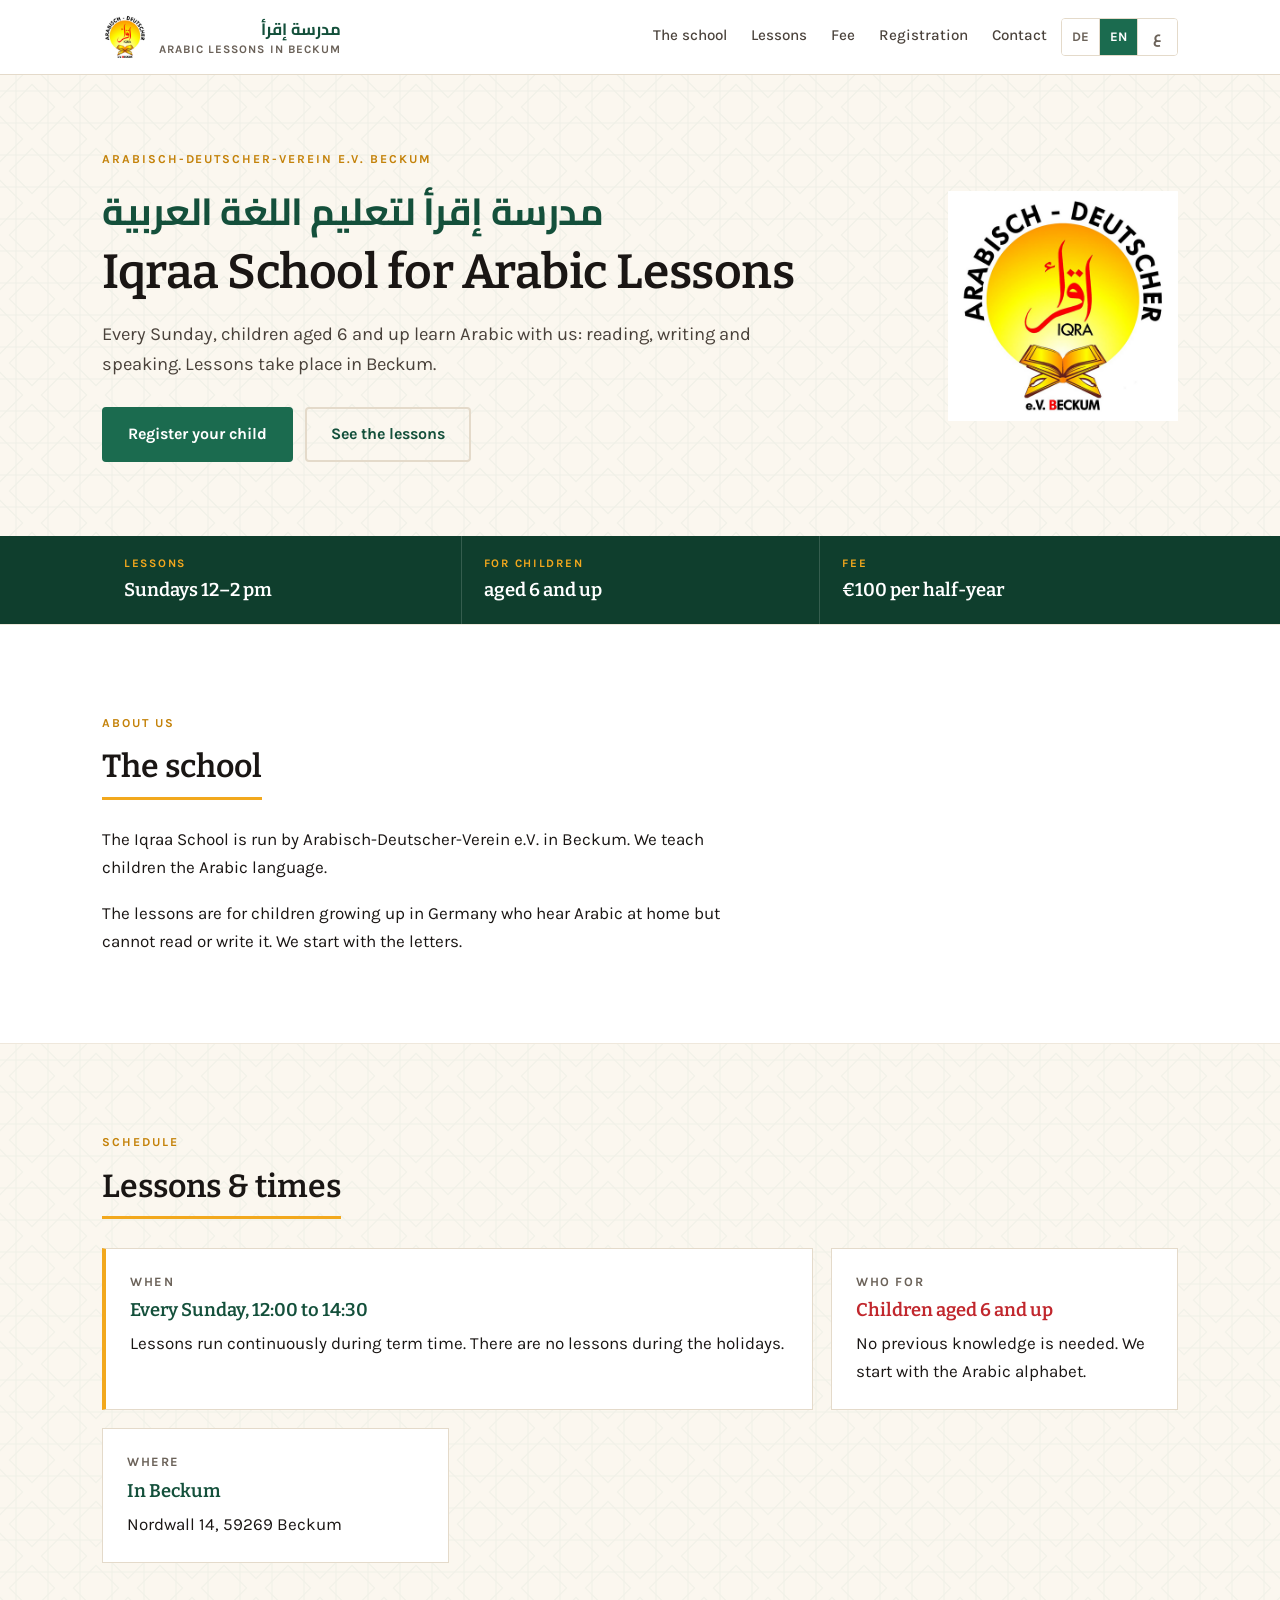
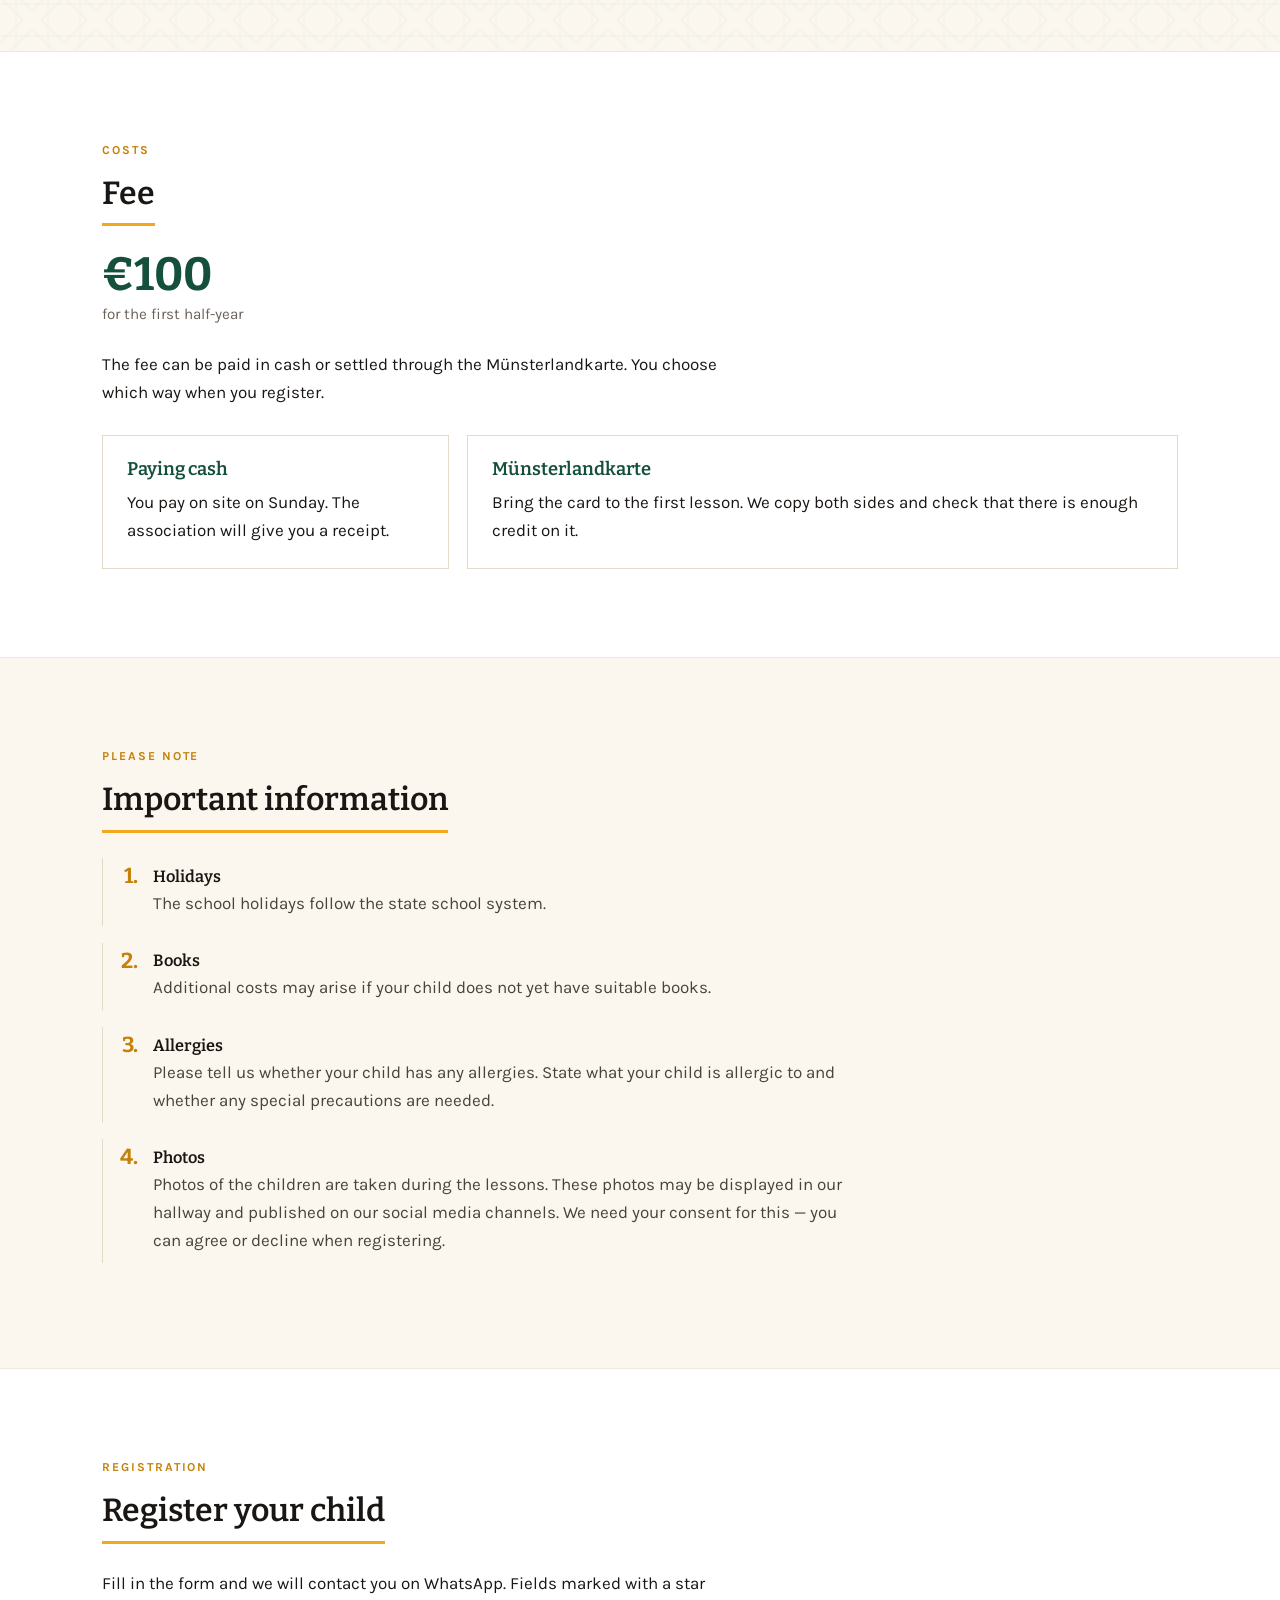
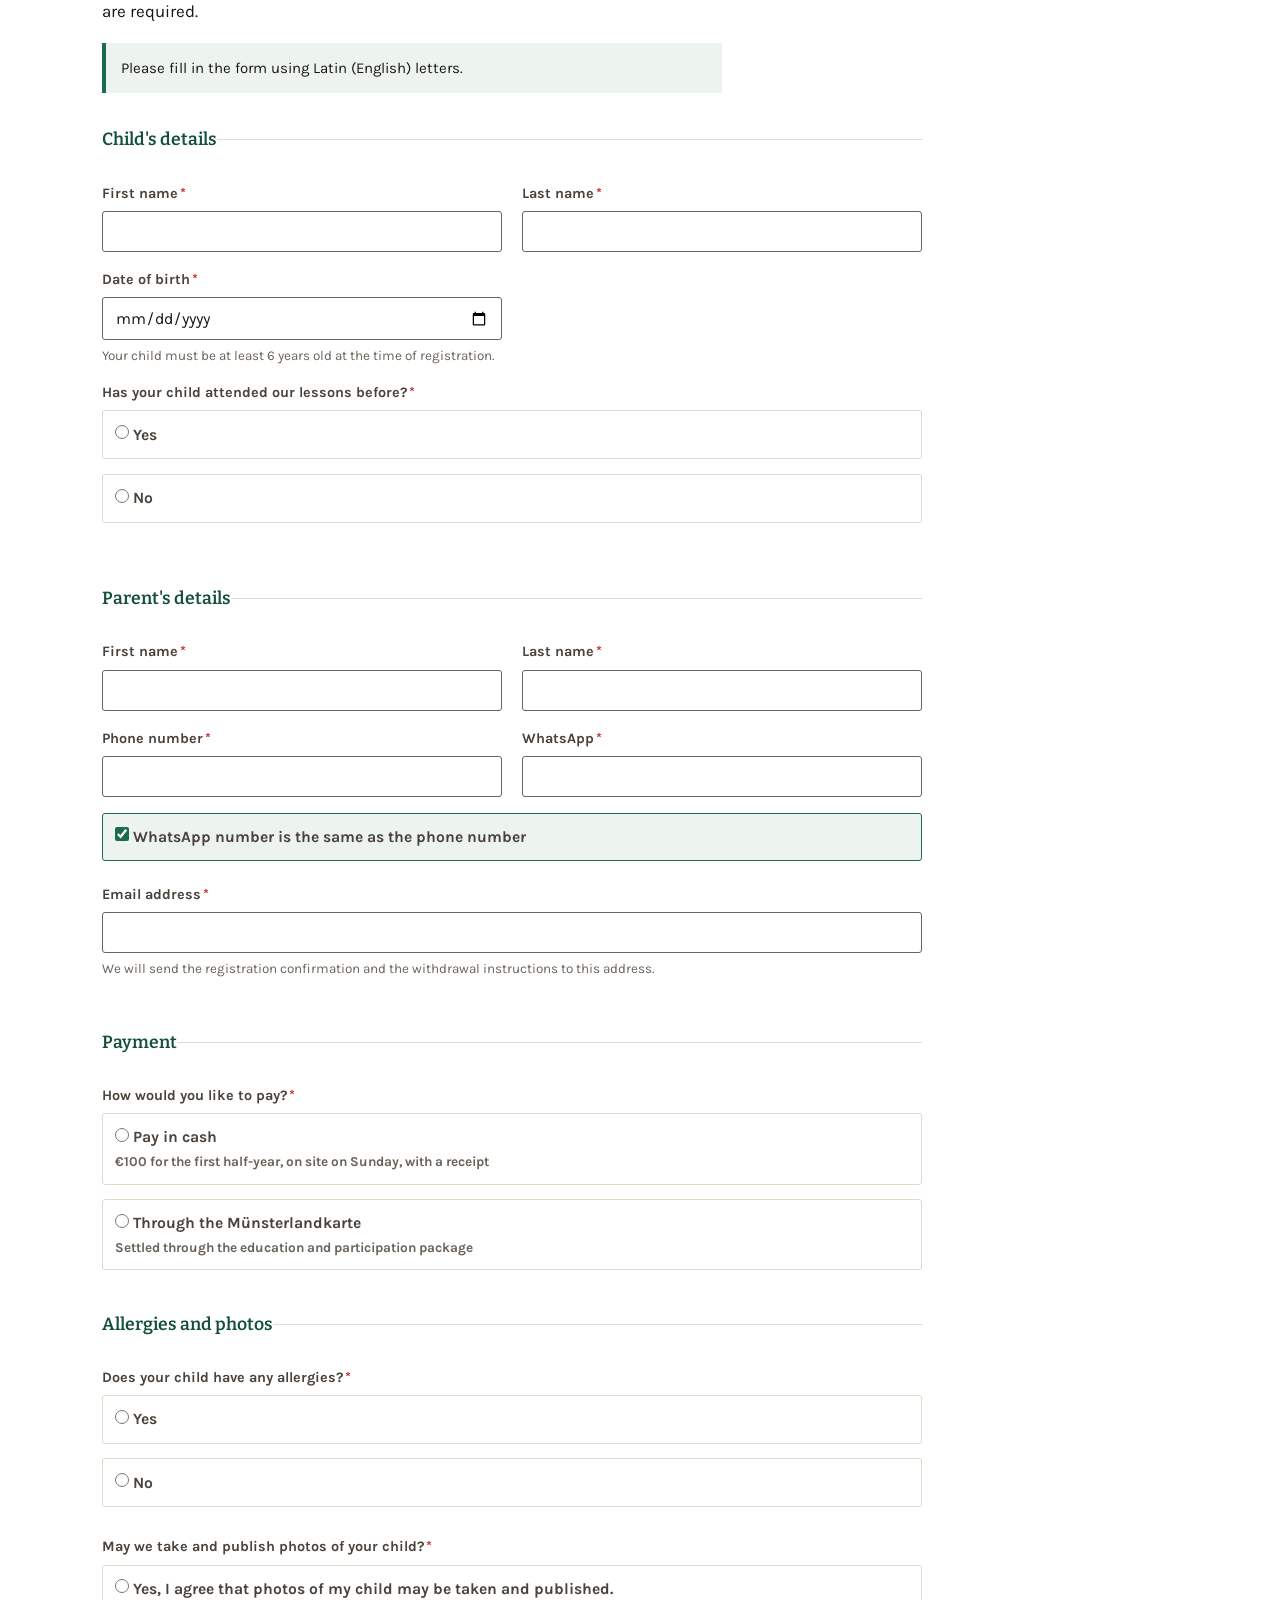
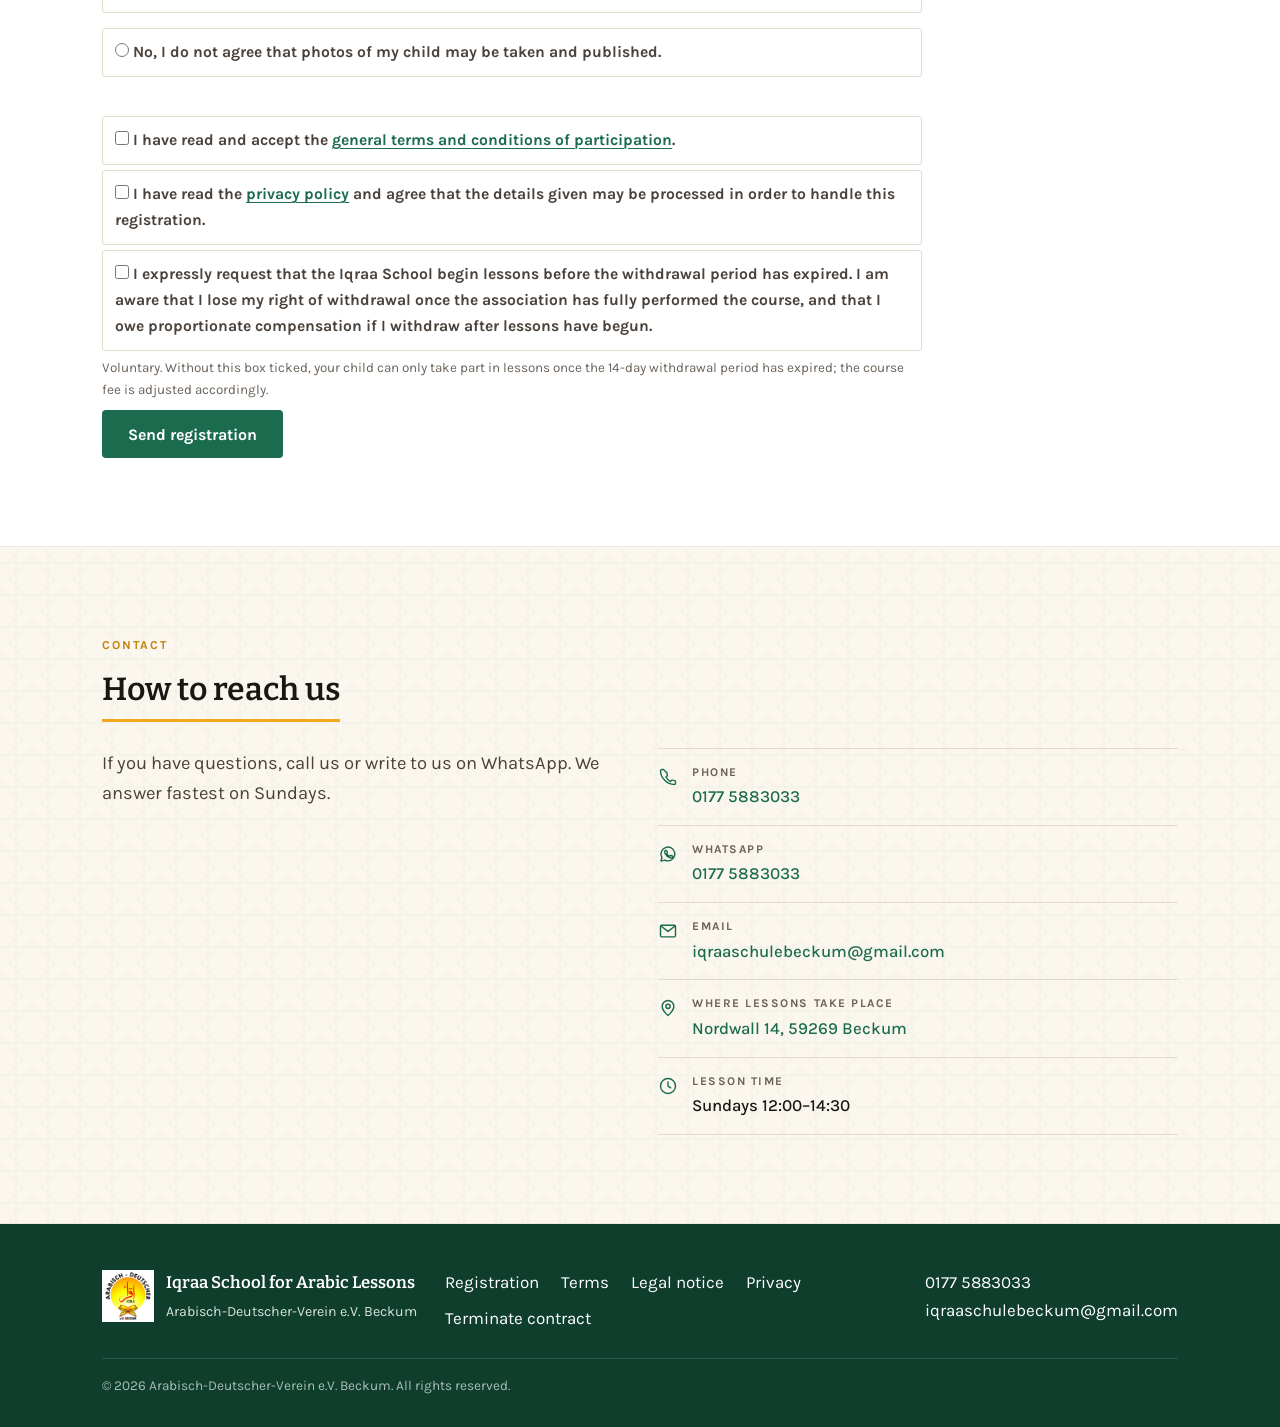
<file: index.html>
<!DOCTYPE html>
<html lang="de" dir="ltr">
<head>
<meta charset="utf-8">
<meta name="viewport" content="width=device-width, initial-scale=1">
<title>Iqraa-Schule Beckum — Arabischunterricht für Kinder ab 6 Jahren</title>
<meta name="description" content="Arabischunterricht in Beckum, jeden Sonntag von 12 bis 14:30 Uhr für Kinder ab 6 Jahren. 100 € pro Halbjahr. Jetzt online anmelden.">

<meta property="og:type" content="website">
<meta property="og:title" content="Iqraa-Schule für Arabischunterricht — Beckum">
<meta property="og:description" content="Jeden Sonntag von 12 bis 14:30 Uhr, für Kinder ab 6 Jahren. Jetzt online anmelden.">
<meta property="og:image" content="assets/logo.png">
<meta property="og:locale" content="de_DE">
<meta name="theme-color" content="#1B6B4F">

<link rel="icon" href="assets/favicon.svg" type="image/svg+xml">
<link rel="apple-touch-icon" href="assets/logo.png">
<link rel="stylesheet" href="assets/fonts.css">
<link rel="stylesheet" href="assets/site.css">

<!-- Reihenfolge ist wichtig: erst Daten, dann Texte, dann Verhalten. -->
<script src="assets/config.js" defer></script>
<script src="assets/i18n.js" defer></script>
<script src="assets/site.js" defer></script>

<!--
  HINWEIS ZUM DEUTSCHEN TEXT IN DIESER DATEI
  Jeder Text steht doppelt: als Schluessel (data-i18n) und als deutscher
  Text direkt im HTML. Der Text im HTML ist nur die Rueckfallebene - er
  sorgt dafuer, dass die Seite auch ohne JavaScript lesbar ist, dass
  Suchmaschinen Inhalt finden und dass beim Laden nichts leer aufblitzt.
  Sobald JavaScript laeuft, kommen ALLE Texte aus assets/i18n.js.
  Aenderungen also immer in i18n.js vornehmen (und hier nachziehen).
-->
</head>

<body data-page="index">

<a class="skip" href="#inhalt" data-i18n="skip">Zum Inhalt springen</a>

<!-- ====================================================================
     Kopfbereich
     ==================================================================== -->
<header class="site-header">
  <div class="wrap header-inner">

    <a class="brand" href="index.html">
      <img class="brand-logo" src="assets/logo.png" alt="" width="46" height="46">
      <span class="brand-text">
        <span class="brand-ar" lang="ar" dir="rtl">مدرسة إقرأ</span>
        <span class="brand-de" data-i18n="brand.sub">Arabischunterricht Beckum</span>
      </span>
    </a>

    <nav class="site-nav" id="hauptnavigation" data-i18n-aria="nav.label" aria-label="Hauptnavigation">
      <ul>
        <li><a href="#schule"     data-i18n="nav.schule">Die Schule</a></li>
        <li><a href="#unterricht" data-i18n="nav.unterricht">Unterricht</a></li>
        <li><a href="#beitrag"    data-i18n="nav.beitrag">Beitrag</a></li>
        <li><a href="#anmeldung"  data-i18n="nav.anmeldung">Anmeldung</a></li>
        <li><a href="#kontakt"    data-i18n="nav.kontakt">Kontakt</a></li>
      </ul>
    </nav>

    <div class="lang-switch" role="group" data-i18n-aria="lang.label" aria-label="Sprache wählen">
      <button type="button" data-lang="de" aria-pressed="true"  data-i18n-title="lang.de" title="Auf Deutsch anzeigen">DE</button>
      <button type="button" data-lang="en" aria-pressed="false" data-i18n-title="lang.en" title="Show in English">EN</button>
      <button type="button" data-lang="ar" aria-pressed="false" data-i18n-title="lang.ar" title="عرض بالعربية" lang="ar">ع</button>
    </div>

    <button class="nav-toggle" type="button" aria-expanded="false" aria-controls="hauptnavigation"
            data-i18n-aria="nav.menu" aria-label="Menü öffnen">
      <svg viewBox="0 0 24 24" fill="none" stroke="currentColor" stroke-width="2" stroke-linecap="round" aria-hidden="true">
        <path d="M3 6h18M3 12h18M3 18h18"/>
      </svg>
    </button>

  </div>
</header>


<main id="inhalt">

<!-- ====================================================================
     Kopfbild
     ==================================================================== -->
<section class="hero">
  <div class="wrap hero-grid">
    <div class="hero-text">
      <p class="eyebrow" data-i18n="hero.eyebrow">Arabisch-Deutscher-Verein e.V. Beckum</p>
      <h1>
        <span class="hero-ar" lang="ar" dir="rtl">مدرسة إقرأ لتعليم اللغة العربية</span>
        <span class="hero-lat" data-i18n="hero.title">Iqraa-Schule für Arabischunterricht</span>
      </h1>
      <p class="lead" data-i18n="hero.lead">Jeden Sonntag lernen Kinder ab 6 Jahren bei uns Arabisch: lesen, schreiben und sprechen. Der Unterricht findet in Beckum statt.</p>
      <p class="hero-actions">
        <a class="btn btn-primary" href="#anmeldung" data-i18n="hero.cta1">Kind anmelden</a>
        <a class="btn btn-ghost" href="#unterricht" data-i18n="hero.cta2">Unterricht ansehen</a>
      </p>
    </div>
    <div class="hero-mark">
      <img src="assets/logo.png" width="230" height="230"
           data-i18n-alt="hero.logoAlt" alt="Logo des Arabisch-Deutschen-Vereins e.V. Beckum">
    </div>
  </div>

  <div class="factstrip">
    <div class="wrap">
      <ul>
        <li>
          <span class="fact-label" data-i18n="fact.zeit.label">Unterricht</span>
          <span class="fact-value" data-i18n="fact.zeit.value">Sonntags 12–14:30 Uhr</span>
        </li>
        <li>
          <span class="fact-label" data-i18n="fact.alter.label">Für Kinder</span>
          <span class="fact-value" data-i18n="fact.alter.value">ab 6 Jahren</span>
        </li>
        <li>
          <span class="fact-label" data-i18n="fact.beitrag.label">Beitrag</span>
          <span class="fact-value" data-i18n="fact.beitrag.value">100 € pro Halbjahr</span>
        </li>
      </ul>
    </div>
  </div>
</section>


<!-- ====================================================================
     Die Schule
     ==================================================================== -->
<section class="section" id="schule">
  <div class="wrap">
    <p class="eyebrow" data-i18n="schule.eyebrow">Über uns</p>
    <h2 class="section-title"><span data-i18n="schule.title">Die Schule</span></h2>
    <div class="prose">
      <p data-i18n="schule.p1">Die Iqraa-Schule wird vom Arabisch-Deutschen-Verein e.V. in Beckum getragen. Wir unterrichten Kinder in der arabischen Sprache.</p>
      <p data-i18n="schule.p2">Der Unterricht richtet sich an Kinder, die in Deutschland aufwachsen und Arabisch zu Hause hören, es aber nicht lesen und schreiben können. Wir fangen bei den Buchstaben an.</p>
    </div>
  </div>
</section>


<!-- ====================================================================
     Unterricht & Zeiten
     ==================================================================== -->
<section class="section section--warm section--muster" id="unterricht">
  <div class="wrap">
    <p class="eyebrow" data-i18n="unterricht.eyebrow">Termine</p>
    <h2 class="section-title"><span data-i18n="unterricht.title">Unterricht &amp; Zeiten</span></h2>

    <div class="cards">
      <div class="card card--wide card--accent">
        <p class="card-meta" data-i18n="unterricht.wann.meta">Wann</p>
        <h3 data-i18n="unterricht.wann.title">Jeden Sonntag, 12:00 bis 14:30 Uhr</h3>
        <p data-i18n="unterricht.wann.text">Der Unterricht läuft während der Schulzeit durchgehend. In den Ferien findet kein Unterricht statt.</p>
      </div>

      <div class="card card--alter">
        <p class="card-meta" data-i18n="unterricht.wer.meta">Für wen</p>
        <h3 data-i18n="unterricht.wer.title">Kinder ab 6 Jahren</h3>
        <p data-i18n="unterricht.wer.text">Vorkenntnisse sind nicht nötig. Wir beginnen mit dem arabischen Alphabet.</p>
      </div>

      <div class="card">
        <p class="card-meta" data-i18n="unterricht.wo.meta">Wo</p>
        <h3 data-i18n="unterricht.wo.title">In Beckum</h3>
        <p data-cfg-ort>Nordwall 14, 59269 Beckum</p>
      </div>
    </div>
  </div>
</section>


<!-- ====================================================================
     Beitrag
     ==================================================================== -->
<section class="section" id="beitrag">
  <div class="wrap">
    <p class="eyebrow" data-i18n="beitrag.eyebrow">Kosten</p>
    <h2 class="section-title"><span data-i18n="beitrag.title">Beitrag</span></h2>

    <p class="betrag" data-i18n="beitrag.betrag">100 €</p>
    <p class="betrag-sub" data-i18n="beitrag.betragSub">für das erste Halbjahr</p>

    <div class="prose prose--nach-betrag">
      <p data-i18n="beitrag.p1">Der Beitrag kann bar bezahlt oder über die Münsterlandkarte abgerechnet werden. Welchen Weg Sie wählen, geben Sie bei der Anmeldung an.</p>
    </div>

    <div class="cards">
      <div class="card">
        <h3 data-i18n="beitrag.bar.title">Bar bezahlen</h3>
        <p data-i18n="beitrag.bar.text">Sie bezahlen sonntags vor Ort. Der Verein stellt Ihnen dafür eine Quittung aus.</p>
      </div>
      <div class="card card--wide">
        <h3 data-i18n="beitrag.karte.title">Münsterlandkarte</h3>
        <p data-i18n="beitrag.karte.text">Bringen Sie die Karte zum ersten Unterricht mit. Wir kopieren beide Seiten und prüfen, ob genug Guthaben vorhanden ist.</p>
      </div>
    </div>
  </div>
</section>


<!-- ====================================================================
     Wichtige Hinweise — nummeriert wie auf dem Papierformular
     ==================================================================== -->
<section class="section section--warm" id="hinweise">
  <div class="wrap">
    <p class="eyebrow" data-i18n="hinweise.eyebrow">Bitte beachten</p>
    <h2 class="section-title"><span data-i18n="hinweise.title">Wichtige Hinweise</span></h2>

    <ol class="hinweise">
      <li>
        <h3 data-i18n="hinweise.1.title">Ferien</h3>
        <p data-i18n="hinweise.1.text">Die Ferien der Schule richten sich nach dem staatlichen Schulsystem.</p>
      </li>
      <li>
        <h3 data-i18n="hinweise.2.title">Bücher</h3>
        <p data-i18n="hinweise.2.text">Es können weitere Kosten entstehen, wenn Ihr Kind noch keine passenden Bücher hat.</p>
      </li>
      <li>
        <h3 data-i18n="hinweise.3.title">Allergien</h3>
        <p data-i18n="hinweise.3.text">Bitte teilen Sie uns mit, ob Ihr Kind Allergien hat. Geben Sie an, wogegen es allergisch ist und ob besondere Vorkehrungen nötig sind.</p>
      </li>
      <li>
        <h3 data-i18n="hinweise.4.title">Fotos</h3>
        <p data-i18n="hinweise.4.text">Während des Unterrichts werden Fotos von den Kindern gemacht. Diese Fotos können in unserem Hausflur und auf unseren Social-Media-Kanälen veröffentlicht werden. Dafür brauchen wir Ihr Einverständnis — bei der Anmeldung können Sie zustimmen oder ablehnen.</p>
      </li>
    </ol>
  </div>
</section>


<!-- ====================================================================
     Anmeldung
     ==================================================================== -->
<section class="section" id="anmeldung">
  <div class="wrap">
    <p class="eyebrow" data-i18n="anmeldung.eyebrow">Anmeldung</p>
    <h2 class="section-title"><span data-i18n="anmeldung.title">Kind anmelden</span></h2>

    <div class="form-intro">
      <p data-i18n="anmeldung.intro">Füllen Sie das Formular aus, wir melden uns anschließend über WhatsApp bei Ihnen. Felder mit einem Stern sind Pflichtfelder.</p>
      <p class="formhinweis" data-i18n="anmeldung.latein">Bitte tragen Sie alle Angaben in lateinischen (englischen) Buchstaben ein.</p>
    </div>

    <!-- Bestätigung nach erfolgreichem Absenden -->
    <div class="form-erfolg" id="form-erfolg" role="status">
      <h3 data-i18n="form.erfolg.title">Anmeldung ist bei uns angekommen</h3>
      <p data-i18n="form.erfolg.text">Vielen Dank. Wir melden uns über WhatsApp unter der Nummer, die Sie angegeben haben.</p>
      <p><button class="btn btn-ghost" type="button" id="form-nochmal" data-i18n="form.erfolg.neu">Weiteres Kind anmelden</button></p>
    </div>

    <form class="anmeldung-form" id="anmeldung-form" novalidate>

      <!-- ---------- Kind ---------- -->
      <fieldset>
        <legend data-i18n="form.kind.legend">Daten vom Kind</legend>
        <div class="form-grid">
          <div class="field">
            <label for="kind-vorname"><span data-i18n="form.kind.vorname">Vorname</span><span class="req" aria-hidden="true">*</span></label>
            <input type="text" id="kind-vorname" name="kindVorname" autocomplete="off" required>
            <p class="field-error" role="alert"></p>
          </div>
          <div class="field">
            <label for="kind-nachname"><span data-i18n="form.kind.nachname">Nachname</span><span class="req" aria-hidden="true">*</span></label>
            <input type="text" id="kind-nachname" name="kindNachname" autocomplete="off" required>
            <p class="field-error" role="alert"></p>
          </div>
          <div class="field">
            <label for="kind-geburtsdatum"><span data-i18n="form.kind.geburtsdatum">Geburtsdatum</span><span class="req" aria-hidden="true">*</span></label>
            <input type="date" id="kind-geburtsdatum" name="kindGeburtsdatum" required>
            <p class="field-hint" data-i18n="form.kind.geburtsdatumHint">Ihr Kind muss zur Anmeldung mindestens 6 Jahre alt sein.</p>
            <p class="field-error" role="alert"></p>
          </div>
        </div>

        <div class="field field--abstand">
          <p class="fieldset-label" id="ehemalig-frage">
            <span data-i18n="form.ehemalig.frage">War Ihr Kind schon einmal bei uns im Unterricht?</span><span class="req" aria-hidden="true">*</span>
          </p>
          <div class="choice-list" role="radiogroup" aria-labelledby="ehemalig-frage">
            <label class="choice" for="ehemalig-ja">
              <input type="radio" name="ehemalig" id="ehemalig-ja" value="ja">
              <span class="choice-text" data-i18n="form.ja">Ja</span>
            </label>
            <label class="choice" for="ehemalig-nein">
              <input type="radio" name="ehemalig" id="ehemalig-nein" value="nein">
              <span class="choice-text" data-i18n="form.nein">Nein</span>
            </label>
          </div>
          <p class="field-error" role="alert"></p>
        </div>

        <!-- Erscheint nur, wenn oben "Ja" gewählt wurde -->
        <div class="field bedingt bedingt--schmal" id="gruppe-feld">
          <label for="gruppe"><span data-i18n="form.ehemalig.gruppe">In welcher Gruppe war Ihr Kind?</span><span class="req" aria-hidden="true">*</span></label>
          <select id="gruppe" name="gruppe">
            <option value=""  data-i18n="form.ehemalig.wahl">Bitte wählen</option>
            <option value="1" data-i18n="form.ehemalig.gruppe1">Gruppe 1 — Frau Janan</option>
            <option value="2" data-i18n="form.ehemalig.gruppe2">Gruppe 2 — Frau Dua</option>
            <option value="3" data-i18n="form.ehemalig.gruppe3">Gruppe 3 — Herr Yaser</option>
            <option value="4" data-i18n="form.ehemalig.gruppe4">Gruppe 4 — Dr. Feras Hasan</option>
          </select>
          <p class="field-error" role="alert"></p>
        </div>
      </fieldset>

      <!-- ---------- Elternteil ---------- -->
      <fieldset>
        <legend data-i18n="form.eltern.legend">Daten eines Elternteils</legend>
        <div class="form-grid">
          <div class="field">
            <label for="eltern-vorname"><span data-i18n="form.eltern.vorname">Vorname</span><span class="req" aria-hidden="true">*</span></label>
            <input type="text" id="eltern-vorname" name="elternVorname" autocomplete="given-name" required>
            <p class="field-error" role="alert"></p>
          </div>
          <div class="field">
            <label for="eltern-nachname"><span data-i18n="form.eltern.nachname">Nachname</span><span class="req" aria-hidden="true">*</span></label>
            <input type="text" id="eltern-nachname" name="elternNachname" autocomplete="family-name" required>
            <p class="field-error" role="alert"></p>
          </div>
          <div class="field">
            <label for="eltern-telefon"><span data-i18n="form.eltern.telefon">Telefonnummer</span><span class="req" aria-hidden="true">*</span></label>
            <input type="tel" id="eltern-telefon" name="telefon" autocomplete="tel" inputmode="tel" dir="ltr" required>
            <p class="field-error" role="alert"></p>
          </div>
          <div class="field">
            <label for="eltern-whatsapp"><span data-i18n="form.eltern.whatsapp">WhatsApp</span><span class="req" aria-hidden="true">*</span></label>
            <input type="tel" id="eltern-whatsapp" name="whatsapp" inputmode="tel" dir="ltr" required>
            <p class="field-error" role="alert"></p>
          </div>
          <div class="field field--full">
            <label class="choice" for="whatsapp-gleich">
              <input type="checkbox" id="whatsapp-gleich" checked>
              <span class="choice-text" data-i18n="form.eltern.whatsappSame">WhatsApp-Nummer ist dieselbe wie die Telefonnummer</span>
            </label>
          </div>
          <div class="field field--full">
            <label for="eltern-email"><span data-i18n="form.eltern.email">E-Mail-Adresse</span><span class="req" aria-hidden="true">*</span></label>
            <input type="email" id="eltern-email" name="email" autocomplete="email" dir="ltr" required>
            <p class="field-hint" data-i18n="form.eltern.emailHint">Wir schicken Ihnen dorthin die Bestätigung der Anmeldung und die Widerrufsbelehrung.</p>
            <p class="field-error" role="alert"></p>
          </div>
        </div>
      </fieldset>

      <!-- ---------- Zahlung ---------- -->
      <fieldset>
        <legend data-i18n="form.zahlung.legend">Zahlung</legend>
        <div class="field">
          <p class="fieldset-label" id="zahlung-frage">
            <span data-i18n="form.zahlung.frage">Wie möchten Sie bezahlen?</span><span class="req" aria-hidden="true">*</span>
          </p>
          <div class="choice-list" role="radiogroup" aria-labelledby="zahlung-frage">
            <label class="choice" for="zahlung-bar">
              <input type="radio" name="zahlung" id="zahlung-bar" value="bar">
              <span class="choice-text">
                <span data-i18n="form.zahlung.bar">Bar bezahlen</span>
                <small data-i18n="form.zahlung.barSub">100 € für das erste Halbjahr, sonntags vor Ort, mit Quittung</small>
              </span>
            </label>
            <label class="choice" for="zahlung-karte">
              <input type="radio" name="zahlung" id="zahlung-karte" value="muensterlandkarte">
              <span class="choice-text">
                <span data-i18n="form.zahlung.karte">Über die Münsterlandkarte</span>
                <small data-i18n="form.zahlung.karteSub">Abrechnung über das Bildungs- und Teilhabepaket</small>
              </span>
            </label>
          </div>
          <p class="field-error" role="alert"></p>
          <div class="zahlhinweis" id="zahlung-hinweis" data-i18n="form.zahlung.karteHinweis">Bitte bringen Sie die Münsterlandkarte zum ersten Unterricht mit. Wir kopieren beide Seiten und prüfen das Guthaben vor Ort.</div>
        </div>

        <!-- Erscheint nur, wenn oben die Münsterlandkarte gewählt wurde -->
        <div class="field bedingt bedingt--schmal" id="kartennummer-feld">
          <label for="kartennummer">
            <span data-i18n="form.zahlung.nummer">Nummer der Münsterlandkarte</span><span class="req" aria-hidden="true">*</span>
          </label>
          <input type="text" id="kartennummer" name="kartennummer" minlength="12" maxlength="12" autocomplete="off" dir="ltr">
          <p class="field-hint" data-i18n="form.zahlung.nummerHint">Sie steht auf der Vorderseite der Karte und hat genau 12 Zeichen.</p>
          <p class="field-error" role="alert"></p>
        </div>
      </fieldset>

      <!-- ---------- Allergien und Fotos ---------- -->
      <fieldset>
        <legend data-i18n="form.sonstiges.legend">Allergien und Fotos</legend>

        <div class="field field--abstand">
          <p class="fieldset-label" id="allergien-frage">
            <span data-i18n="form.allergien.frage">Hat Ihr Kind Allergien?</span><span class="req" aria-hidden="true">*</span>
          </p>
          <div class="choice-list" role="radiogroup" aria-labelledby="allergien-frage">
            <label class="choice" for="allergien-ja">
              <input type="radio" name="hatAllergien" id="allergien-ja" value="ja">
              <span class="choice-text" data-i18n="form.ja">Ja</span>
            </label>
            <label class="choice" for="allergien-nein">
              <input type="radio" name="hatAllergien" id="allergien-nein" value="nein">
              <span class="choice-text" data-i18n="form.nein">Nein</span>
            </label>
          </div>
          <p class="field-error" role="alert"></p>
        </div>

        <!-- Erscheint nur, wenn oben "Ja" gewählt wurde -->
        <div class="field field--full bedingt field--abstand" id="allergien-feld">
          <label for="allergien"><span data-i18n="form.allergien.text">Wogegen ist Ihr Kind allergisch?</span><span class="req" aria-hidden="true">*</span></label>
          <textarea id="allergien" name="allergien" rows="3"></textarea>
          <p class="field-hint" data-i18n="form.allergienHint">Bitte geben Sie auch an, ob besondere Vorkehrungen nötig sind.</p>
          <p class="field-error" role="alert"></p>
        </div>

        <div class="field">
          <p class="fieldset-label" id="fotos-frage">
            <span data-i18n="form.foto.frage">Dürfen wir Fotos Ihres Kindes machen und veröffentlichen?</span><span class="req" aria-hidden="true">*</span>
          </p>
          <div class="choice-list" role="radiogroup" aria-labelledby="fotos-frage">
            <label class="choice" for="fotos-ja">
              <input type="radio" name="fotos" id="fotos-ja" value="ja">
              <span class="choice-text" data-i18n="form.foto.ja">Ja, ich bin einverstanden, dass Fotos meines Kindes gemacht und veröffentlicht werden.</span>
            </label>
            <label class="choice" for="fotos-nein">
              <input type="radio" name="fotos" id="fotos-nein" value="nein">
              <span class="choice-text" data-i18n="form.foto.nein">Nein, ich bin nicht einverstanden, dass Fotos meines Kindes gemacht und veröffentlicht werden.</span>
            </label>
          </div>
          <p class="field-error" role="alert"></p>
        </div>
      </fieldset>

      <!-- ---------- Teilnahmebedingungen und Datenschutz ----------
           Bewusst zwei getrennte Haken: die Teilnahmebedingungen und die
           Einwilligung in die Datenverarbeitung sind zwei verschiedene
           Sachverhalte und duerfen nicht in eine Zustimmung gebuendelt
           werden. -->
      <div class="field">
        <label class="choice" for="agb-ok">
          <input type="checkbox" id="agb-ok" required>
          <span class="choice-text" data-i18n-html="form.agb">Ich habe die <a href="agb.html" data-keep-lang="agb.html">Allgemeinen Geschäftsbedingungen und Teilnahmebedingungen</a> gelesen und erkenne sie an.</span>
        </label>
        <p class="field-error" role="alert"></p>
      </div>

      <div class="field">
        <label class="choice" for="datenschutz-ok">
          <input type="checkbox" id="datenschutz-ok" required>
          <span class="choice-text" data-i18n-html="form.datenschutz">Ich habe die <a href="datenschutz.html#anmeldung" data-keep-lang="datenschutz.html#anmeldung">Datenschutzerklärung</a> gelesen und bin damit einverstanden, dass die angegebenen Daten zur Bearbeitung der Anmeldung verarbeitet werden.</span>
        </label>
        <p class="field-error" role="alert"></p>
      </div>

      <!-- Freiwillig. Das Verlangen nach § 356 Abs. 4 BGB darf nicht
           erzwungen werden, dieser Haken ist deshalb bewusst kein
           Pflichtfeld. Ohne ihn beginnt der Unterricht erst nach Ablauf
           der Widerrufsfrist. -->
      <div class="field">
        <label class="choice" for="widerruf-ok">
          <input type="checkbox" id="widerruf-ok">
          <span class="choice-text" data-i18n="form.widerruf">Ich verlange ausdrücklich, dass die Iqraa-Schule schon vor Ablauf der Widerrufsfrist mit dem Unterricht beginnt. Mir ist bekannt, dass ich mein Widerrufsrecht verliere, sobald der Verein den Kurs vollständig erbracht hat, und dass ich bei einem Widerruf nach Unterrichtsbeginn anteiligen Wertersatz schulde.</span>
        </label>
        <p class="field-hint" data-i18n="form.widerrufHint">Freiwillig. Ohne dieses Häkchen kann Ihr Kind erst nach Ablauf der Widerrufsfrist von 14 Tagen am Unterricht teilnehmen; die Kursgebühr wird dann entsprechend angepasst.</p>
      </div>

      <!-- Fuer Menschen unsichtbar, faengt automatisierte Eintragungen ab.
           Weder Name noch Beschriftung duerfen nach einer Adresse klingen:
           ein Feld namens "ort" mit der Beschriftung "Ort" fuellt die
           Adressverwaltung des Browsers von selbst aus - die Anmeldung galt
           dann als Bot und wurde verworfen. -->
      <div class="hp" aria-hidden="true">
        <label for="fuellfeld">Dieses Feld bitte leer lassen</label>
        <input type="text" id="fuellfeld" name="fuellfeld" tabindex="-1" autocomplete="off">
      </div>

      <div class="form-actions">
        <button class="btn btn-primary" type="submit" id="form-submit" data-i18n="form.submit">Anmeldung absenden</button>
        <span class="form-status" id="form-status" role="status" aria-live="polite"></span>
      </div>

      <!-- Wird nur sichtbar, wenn das Absenden fehlschlägt -->
      <div class="form-fehler" id="form-fehler" role="alert">
        <h3 data-i18n="form.fehler.title">Das Absenden hat nicht geklappt</h3>
        <p data-i18n="form.fehler.text">Ihre Eingaben stehen noch im Formular. Sie können es gleich noch einmal versuchen oder die Anmeldung direkt über WhatsApp schicken:</p>
        <p><a class="btn btn-ghost" id="form-fehler-wa" href="#" target="_blank" rel="noopener" data-i18n="form.fehler.whatsapp">Anmeldung per WhatsApp senden</a></p>
      </div>

    </form>
  </div>
</section>


<!-- ====================================================================
     Kontakt
     ==================================================================== -->
<section class="section section--warm section--muster" id="kontakt">
  <div class="wrap">
    <p class="eyebrow" data-i18n="kontakt.eyebrow">Kontakt</p>
    <h2 class="section-title"><span data-i18n="kontakt.title">So erreichen Sie uns</span></h2>

    <div class="kontakt-grid">
      <div>
        <p class="lead" data-i18n="kontakt.text">Bei Fragen rufen Sie uns an oder schreiben Sie uns über WhatsApp. Am schnellsten antworten wir sonntags.</p>
      </div>

      <ul class="kontakt-liste">
        <li>
          <svg viewBox="0 0 24 24" fill="none" stroke="currentColor" stroke-width="1.7" stroke-linecap="round" stroke-linejoin="round" aria-hidden="true">
            <path d="M6.6 3h-2A1.6 1.6 0 003 4.6C3 13.1 10.9 21 19.4 21a1.6 1.6 0 001.6-1.6v-2a1 1 0 00-.8-1l-3.2-.6a1 1 0 00-1 .4l-1 1.3a14 14 0 01-5.5-5.5l1.3-1a1 1 0 00.4-1l-.6-3.2a1 1 0 00-1-.8z"/>
          </svg>
          <span>
            <span class="k-label" data-i18n="kontakt.telefon">Telefon</span>
            <span class="k-wert"><a data-cfg-href="tel" href="#" class="ltr" data-cfg="telefon">0177 5883033</a></span>
          </span>
        </li>
        <li>
          <svg viewBox="0 0 24 24" fill="none" stroke="currentColor" stroke-width="1.7" stroke-linecap="round" stroke-linejoin="round" aria-hidden="true">
            <path d="M3.5 20.5l1.3-4.2A8.3 8.3 0 1112 20.3a8.4 8.4 0 01-4-1l-4.5 1.2z"/>
            <path d="M8.6 8.2c.2-.5.4-.5.6-.5h.6c.2 0 .5 0 .7.5l.7 1.7c.1.3 0 .5-.1.7l-.5.6c-.1.2-.2.3 0 .6a6.6 6.6 0 003 2.7c.3.1.5.1.7-.1l.6-.7c.2-.2.4-.2.6-.1l1.6.8c.3.1.4.3.4.5v.6c0 .4-.4.9-.9 1.1-.5.2-1.2.3-2 .1a10 10 0 01-6.2-5.3c-.5-1.1-.5-2.2-.1-2.9z"/>
          </svg>
          <span>
            <span class="k-label" data-i18n="kontakt.whatsapp">WhatsApp</span>
            <span class="k-wert"><a data-cfg-href="wa" href="#" target="_blank" rel="noopener" class="ltr" data-cfg="telefon">0177 5883033</a></span>
          </span>
        </li>
        <li>
          <svg viewBox="0 0 24 24" fill="none" stroke="currentColor" stroke-width="1.7" stroke-linecap="round" stroke-linejoin="round" aria-hidden="true">
            <rect x="3" y="5" width="18" height="14" rx="1.5"/><path d="M3.5 6l8.5 6.5L20.5 6"/>
          </svg>
          <span>
            <span class="k-label" data-i18n="kontakt.email">E-Mail</span>
            <span class="k-wert"><a data-cfg-href="mail" href="#" class="ltr" data-cfg="email">iqraaschulebeckum@gmail.com</a></span>
          </span>
        </li>
        <li>
          <svg viewBox="0 0 24 24" fill="none" stroke="currentColor" stroke-width="1.7" stroke-linecap="round" stroke-linejoin="round" aria-hidden="true">
            <path d="M12 21s7-5.7 7-11a7 7 0 10-14 0c0 5.3 7 11 7 11z"/><circle cx="12" cy="10" r="2.6"/>
          </svg>
          <span>
            <span class="k-label" data-i18n="kontakt.ort">Unterrichtsort</span>
            <span class="k-wert"><a data-cfg-href="maps" target="_blank" rel="noopener" data-cfg-ort>Nordwall 14, 59269 Beckum</a></span>
          </span>
        </li>
        <li>
          <svg viewBox="0 0 24 24" fill="none" stroke="currentColor" stroke-width="1.7" stroke-linecap="round" stroke-linejoin="round" aria-hidden="true">
            <circle cx="12" cy="12" r="9"/><path d="M12 7v5.2l3.2 2"/>
          </svg>
          <span>
            <span class="k-label" data-i18n="kontakt.zeiten">Unterrichtszeit</span>
            <span class="k-wert" data-i18n="kontakt.zeitenWert">Sonntags 12:00–14:30 Uhr</span>
          </span>
        </li>
      </ul>
    </div>
  </div>
</section>

</main>


<!-- ====================================================================
     Fußbereich
     ==================================================================== -->
<footer class="site-footer">
  <div class="wrap">
    <div class="footer-grid">

      <div class="footer-brand">
        <img src="assets/logo.png" alt="" width="52" height="52" onerror="this.style.display='none'">
        <span>
          <span class="footer-name" data-i18n="footer.name">Iqraa-Schule für Arabischunterricht</span><br>
          <small data-i18n="footer.traeger">Arabisch-Deutscher-Verein e.V. Beckum</small>
        </span>
      </div>

      <ul class="footer-links">
        <li><a href="#anmeldung" data-i18n="footer.anmeldung">Anmeldung</a></li>
        <li><a href="agb.html" data-keep-lang="agb.html" data-i18n="footer.agb">AGB</a></li>
        <li><a href="impressum.html" data-keep-lang="impressum.html" data-i18n="footer.impressum">Impressum</a></li>
        <li><a href="datenschutz.html" data-keep-lang="datenschutz.html" data-i18n="footer.datenschutz">Datenschutz</a></li>
        <li><a href="kuendigung.html" data-keep-lang="kuendigung.html" data-i18n="footer.kuendigung">Verträge kündigen</a></li>
      </ul>

      <div>
        <a data-cfg-href="tel" href="#" class="ltr" data-cfg="telefon">0177 5883033</a><br>
        <a data-cfg-href="mail" href="#" class="ltr" data-cfg="email">iqraaschulebeckum@gmail.com</a>
      </div>

    </div>

    <p class="footer-note">
      <span>&copy; <span data-jahr>2026</span> <span data-cfg="impressum.verein">Arabisch-Deutscher-Verein e.V. Beckum</span>. <span data-i18n="footer.rechte">Alle Rechte vorbehalten.</span></span>
    </p>
  </div>
</footer>


<!-- ====================================================================
     Bestätigung nach dem Absenden. Liegt bewusst außerhalb des
     Formulars, damit es über der ganzen Seite liegen kann.
     ==================================================================== -->
<div class="modal" id="danke" role="dialog" aria-modal="true" aria-labelledby="danke-titel" hidden>
  <div class="modal-box">
    <h3 id="danke-titel" data-i18n="form.danke.title">Ihre Anmeldung ist bei uns eingegangen</h3>
    <p data-i18n="form.danke.text">Vielen Dank für die Anmeldung Ihres Kindes. Wir prüfen Ihre Angaben und melden uns in Kürze bei Ihnen.</p>
    <p class="modal-spam" id="danke-spam" data-i18n="form.danke.spam">Unsere Bestätigung erhalten Sie per E-Mail. Sollte sie nicht im Posteingang erscheinen, sehen Sie bitte auch im Spam-Ordner nach.</p>
    <p class="modal-aktion">
      <button class="btn btn-primary" type="button" id="danke-zu" data-i18n="form.danke.ok">Schließen</button>
    </p>
  </div>
</div>

</body>
</html>
</file>
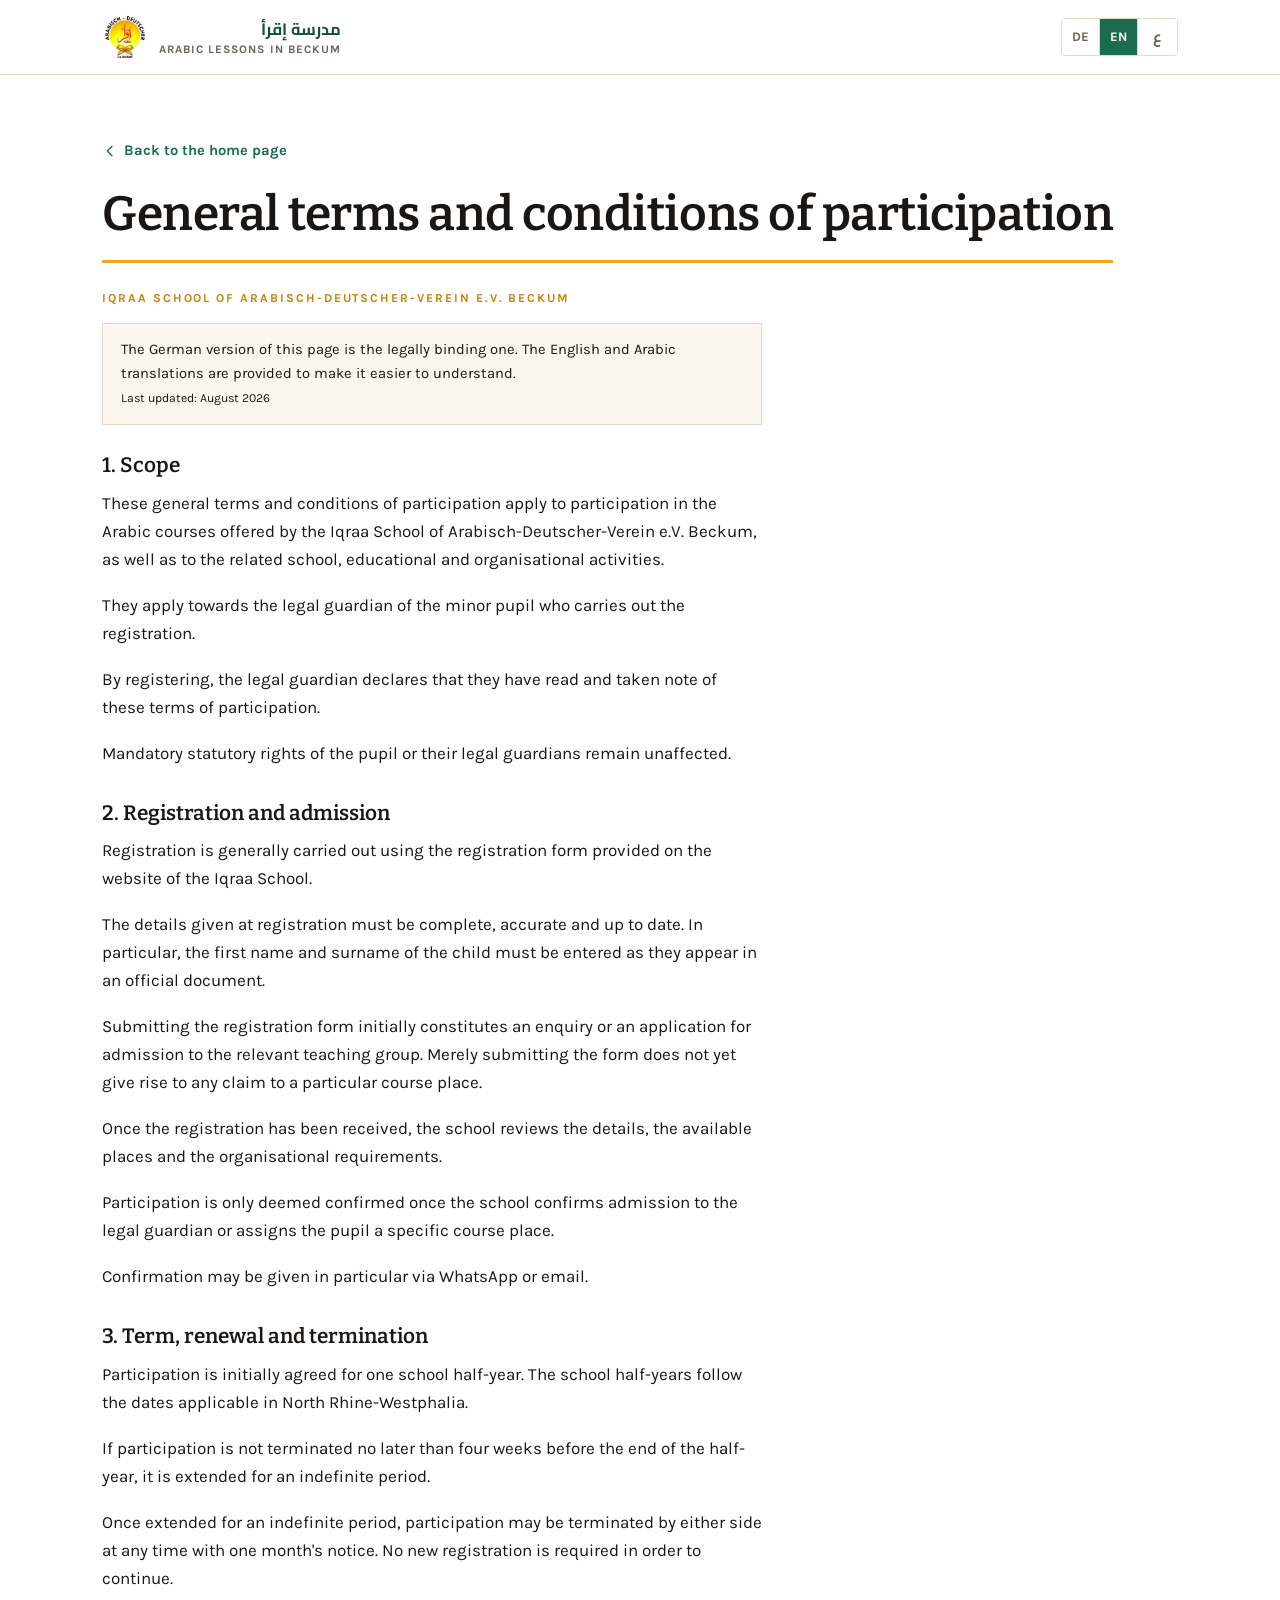
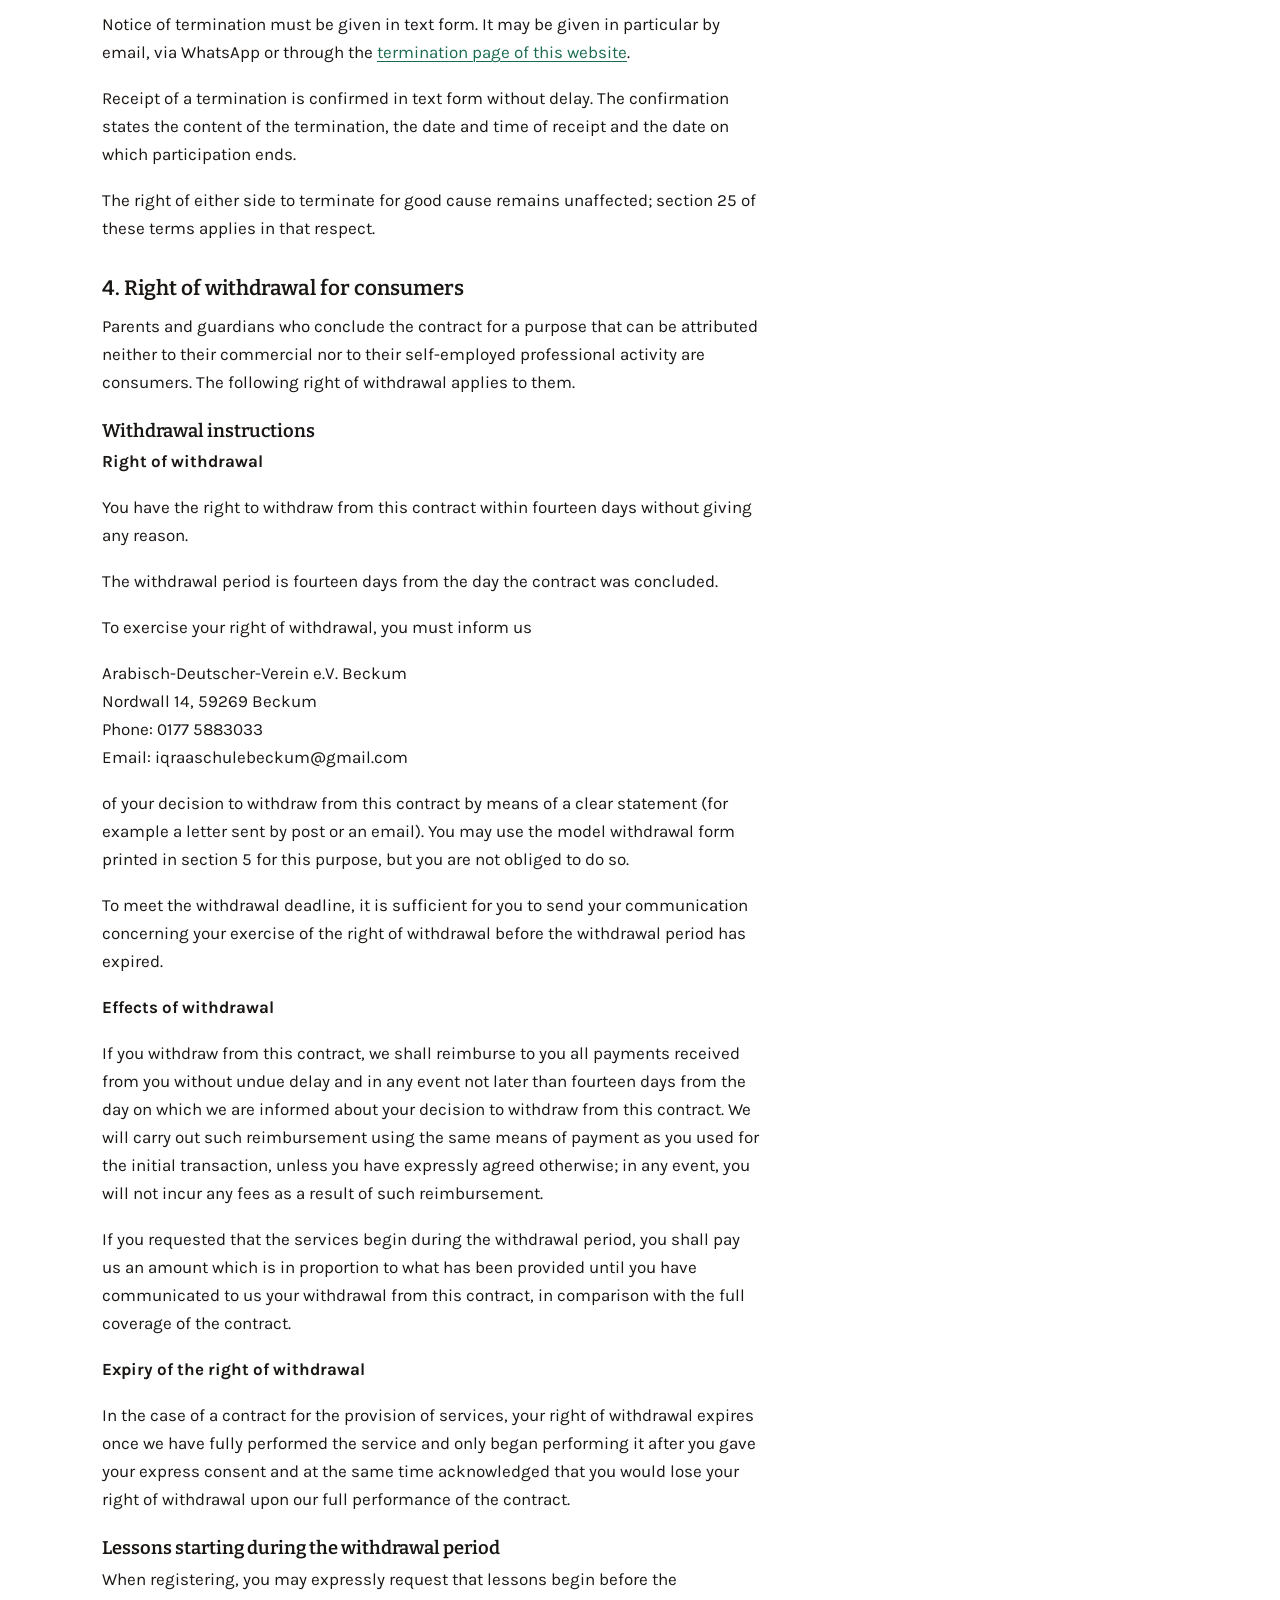
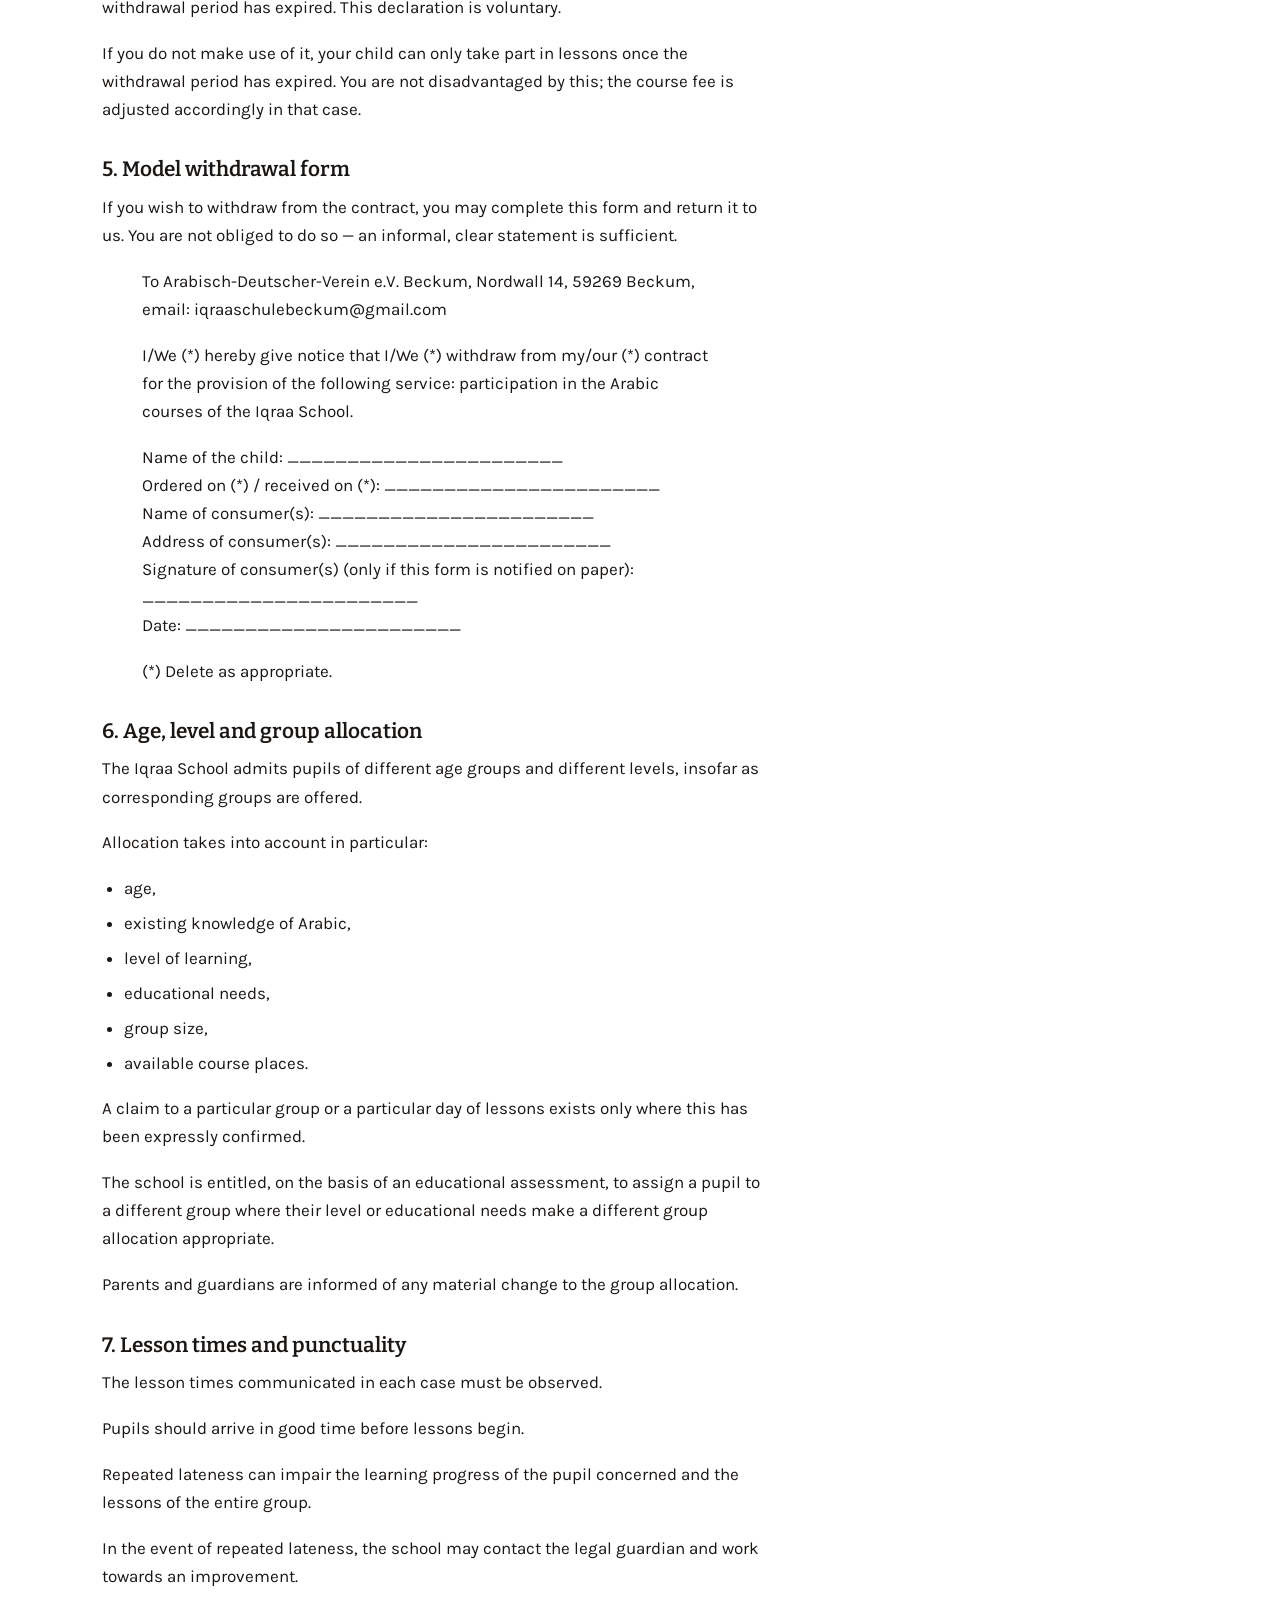
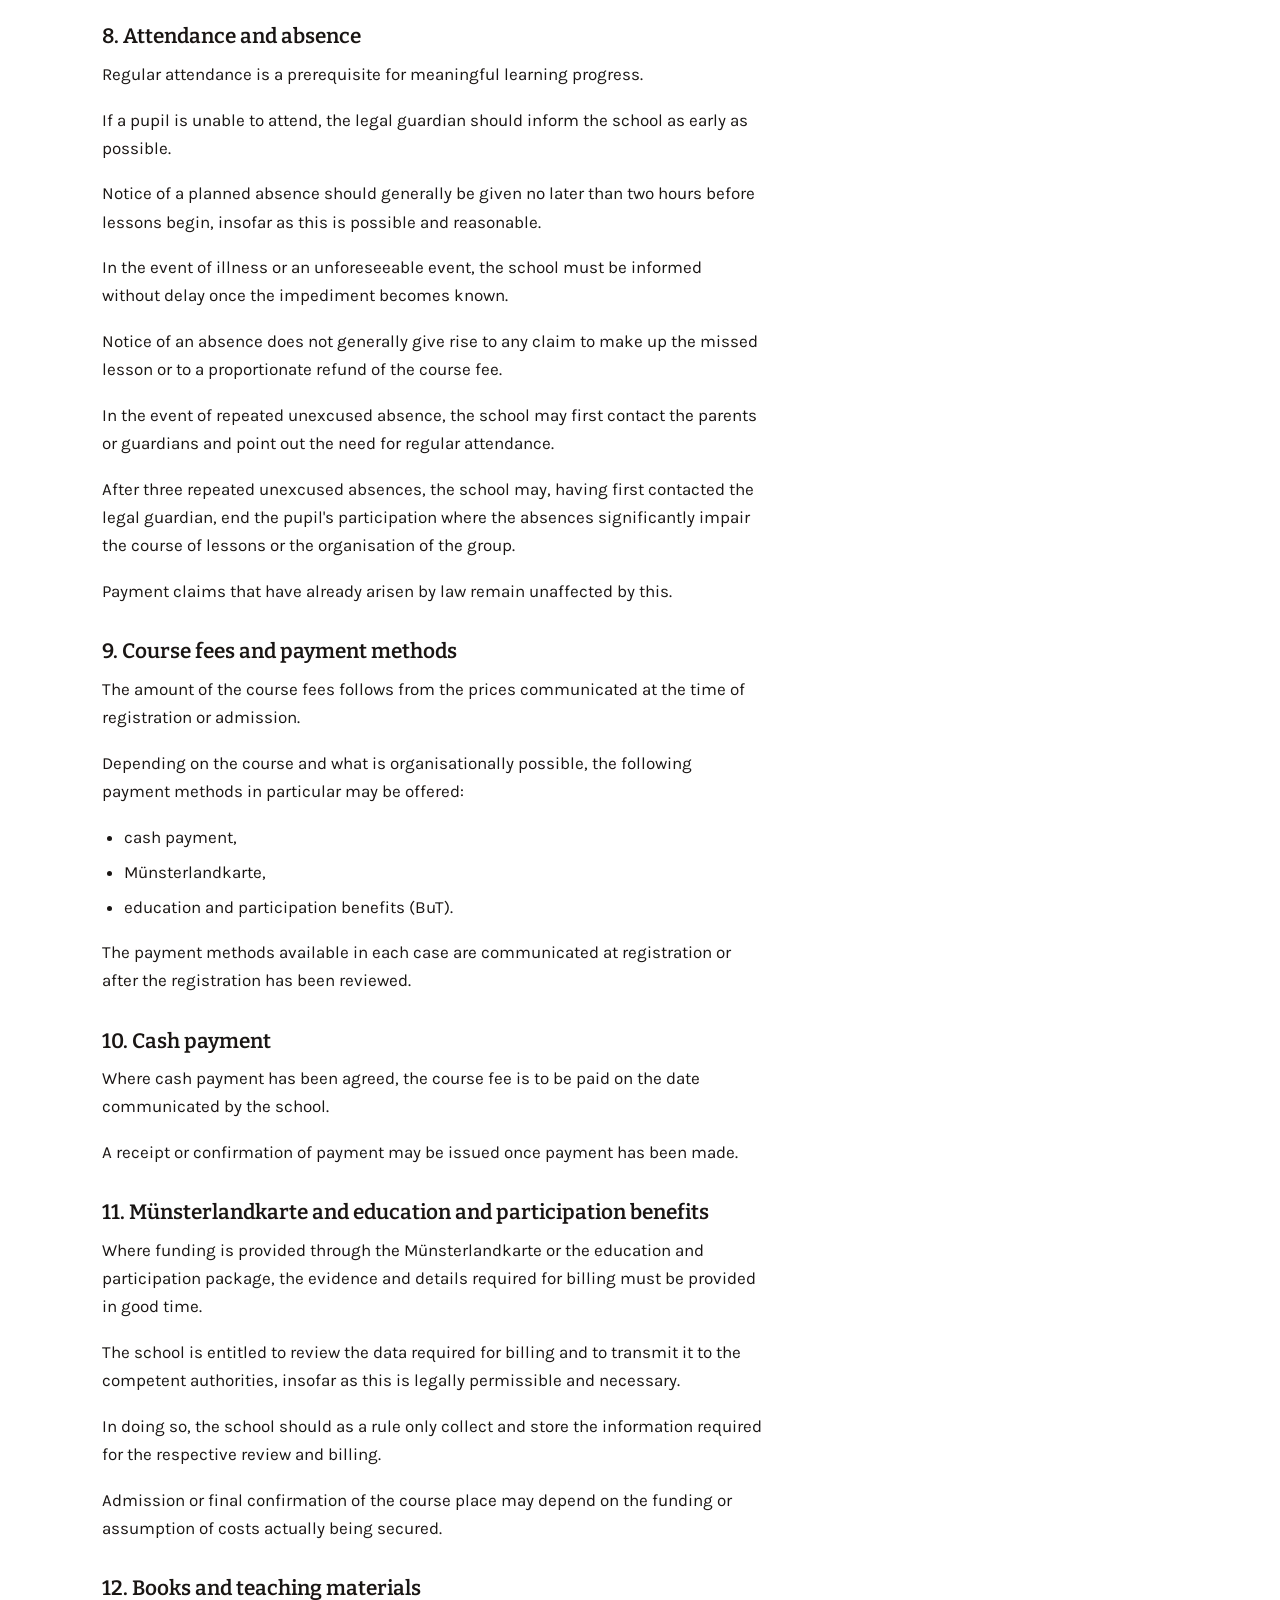
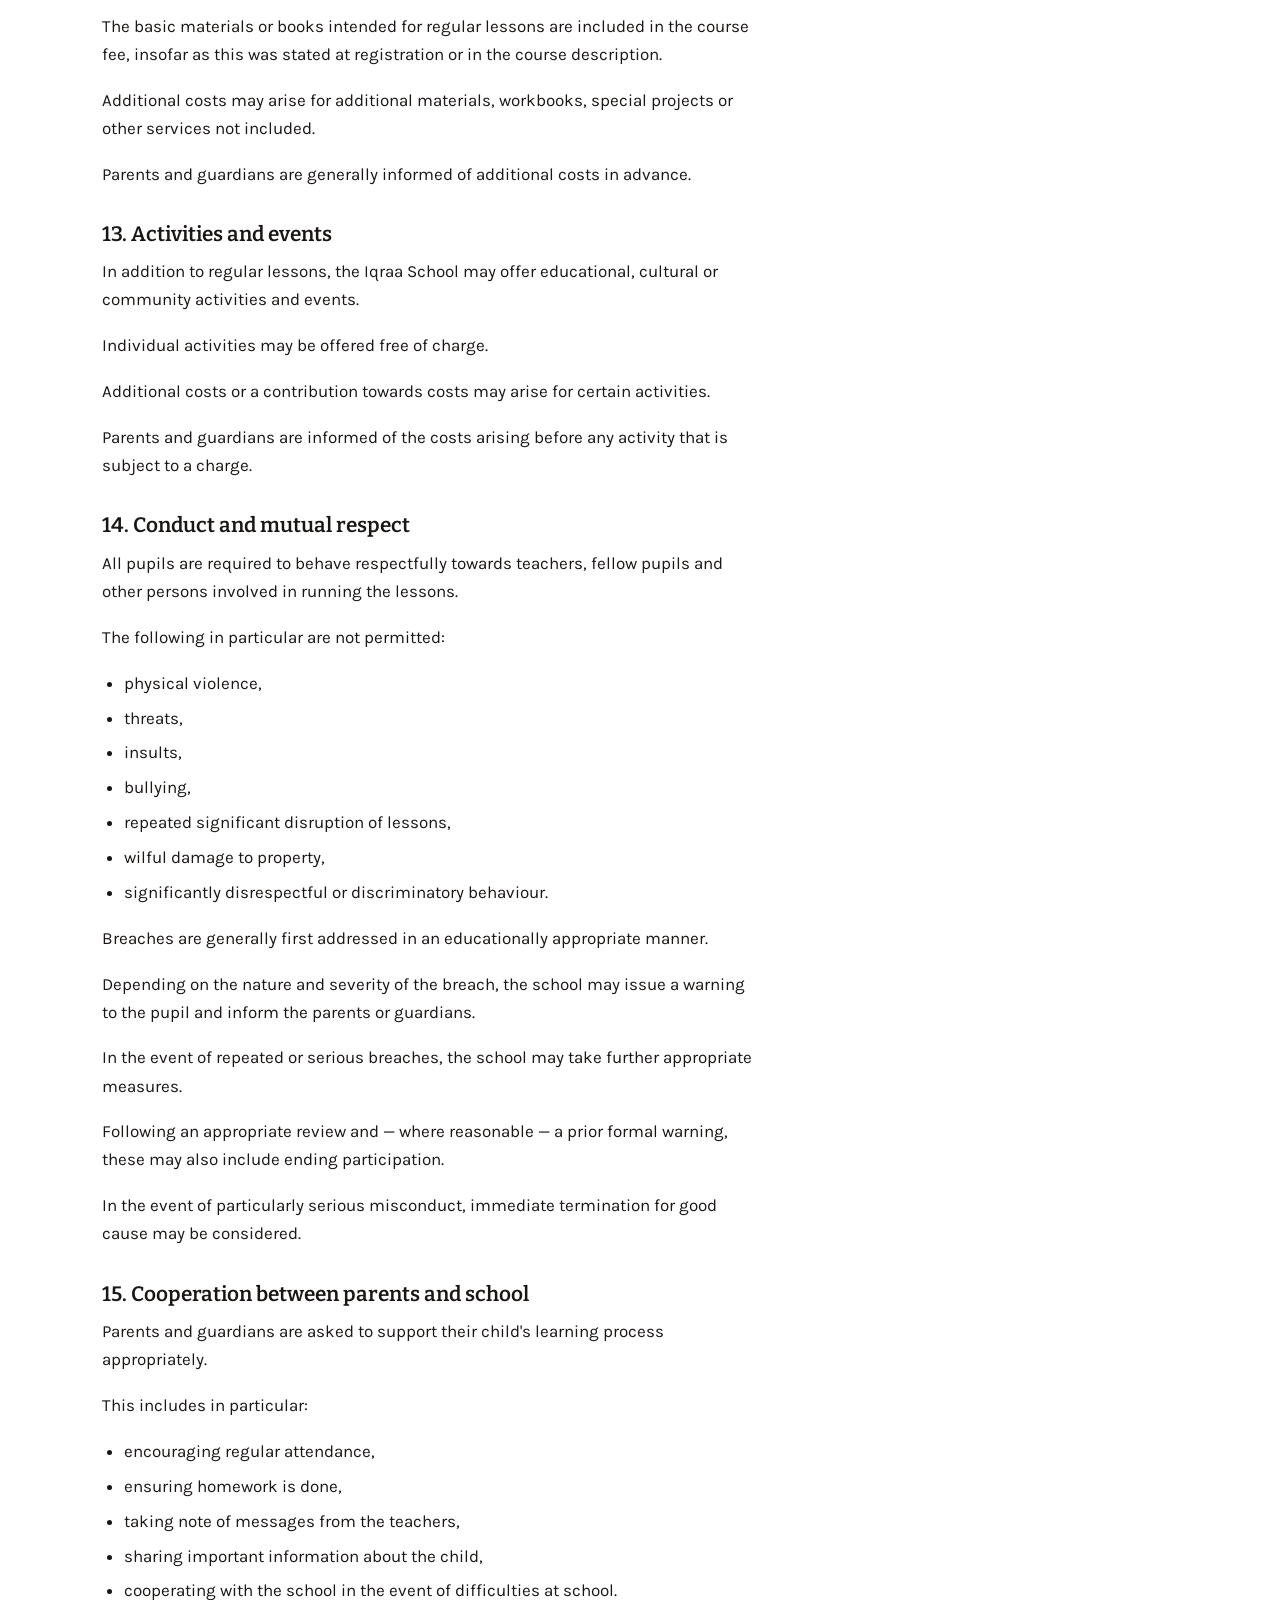
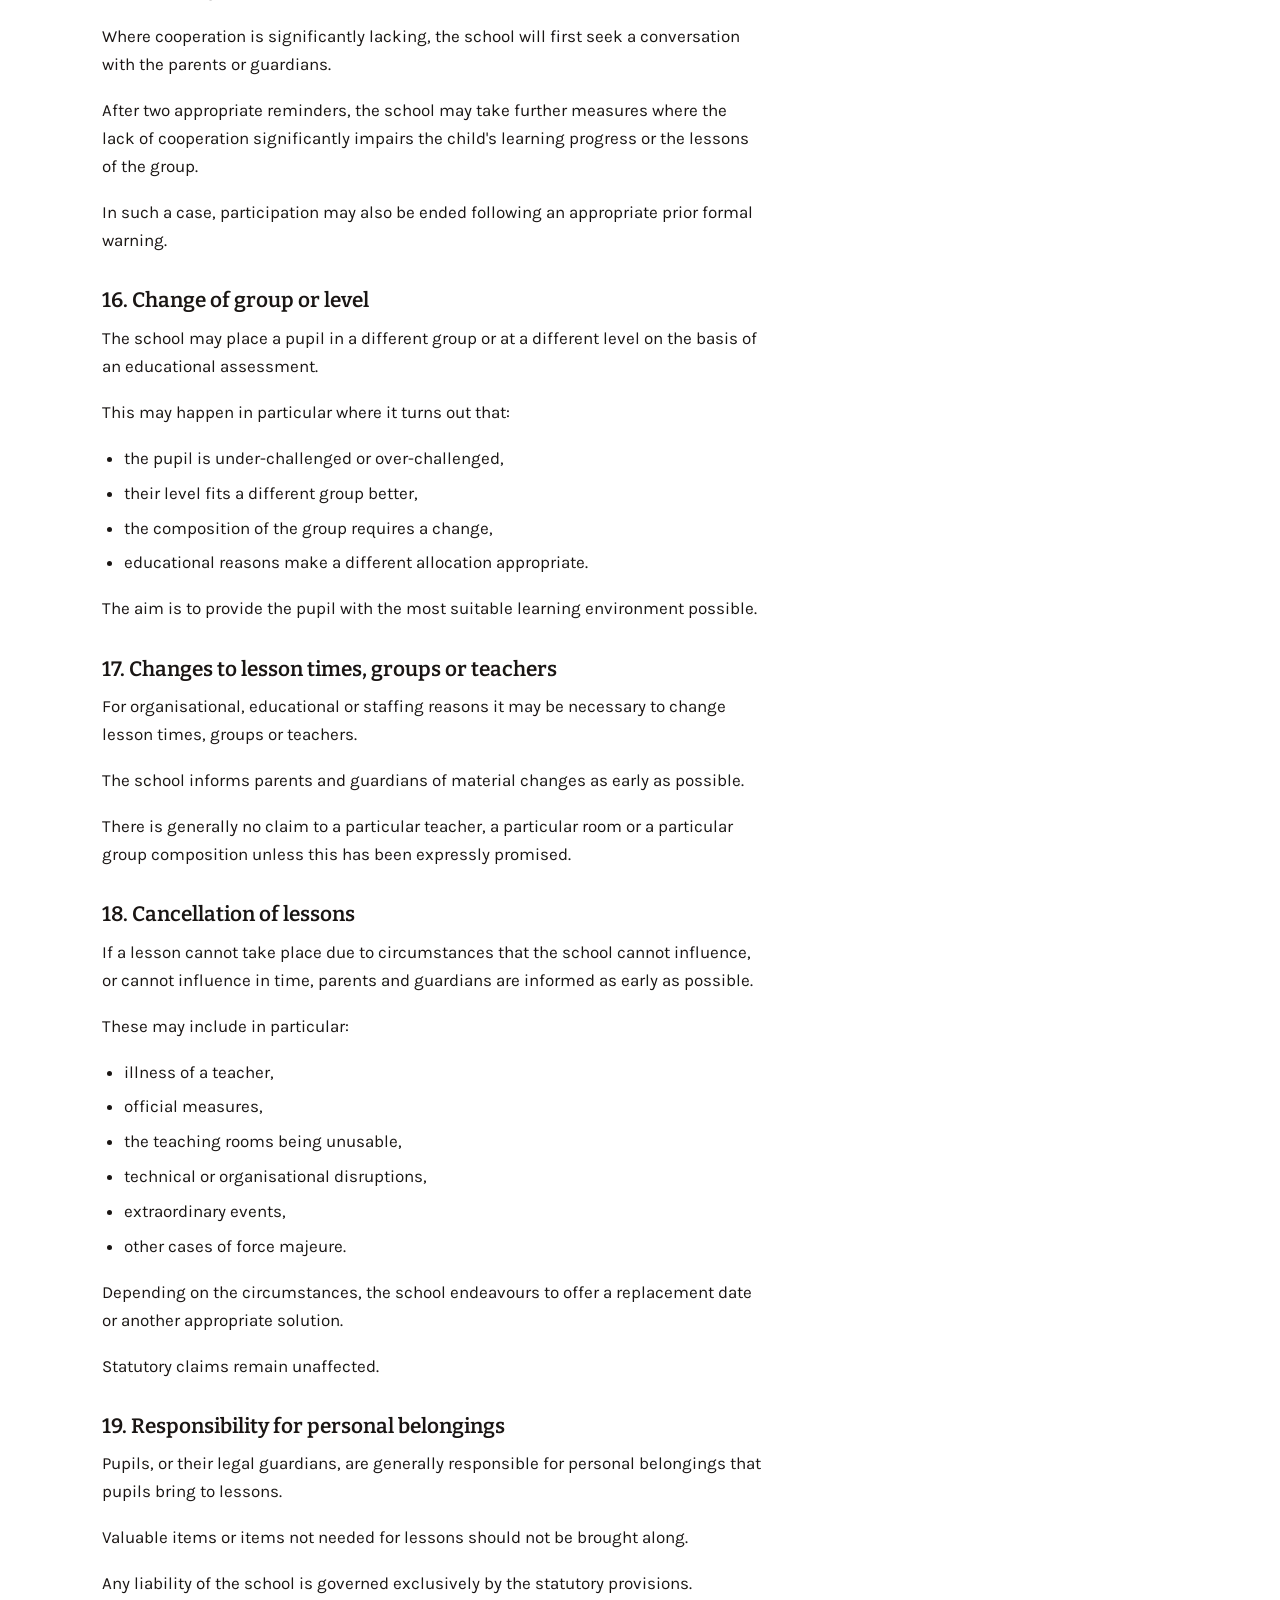
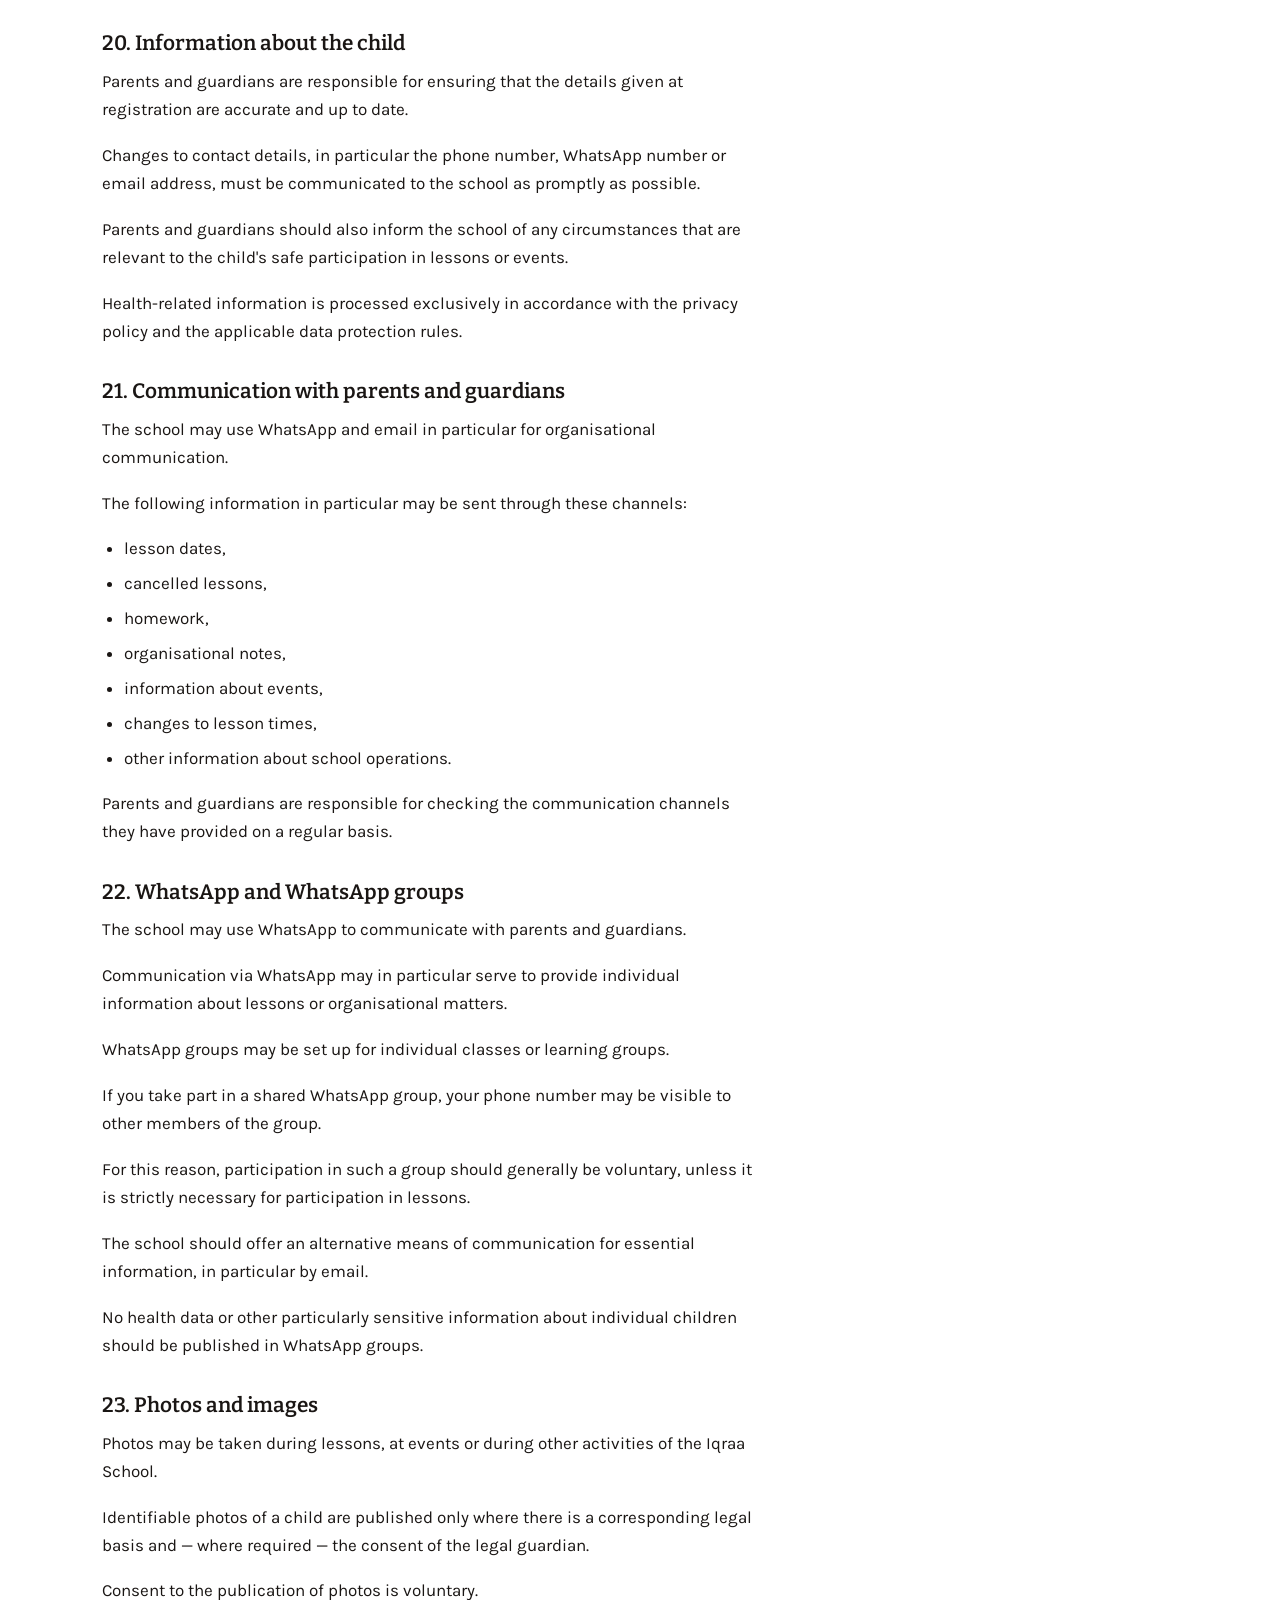
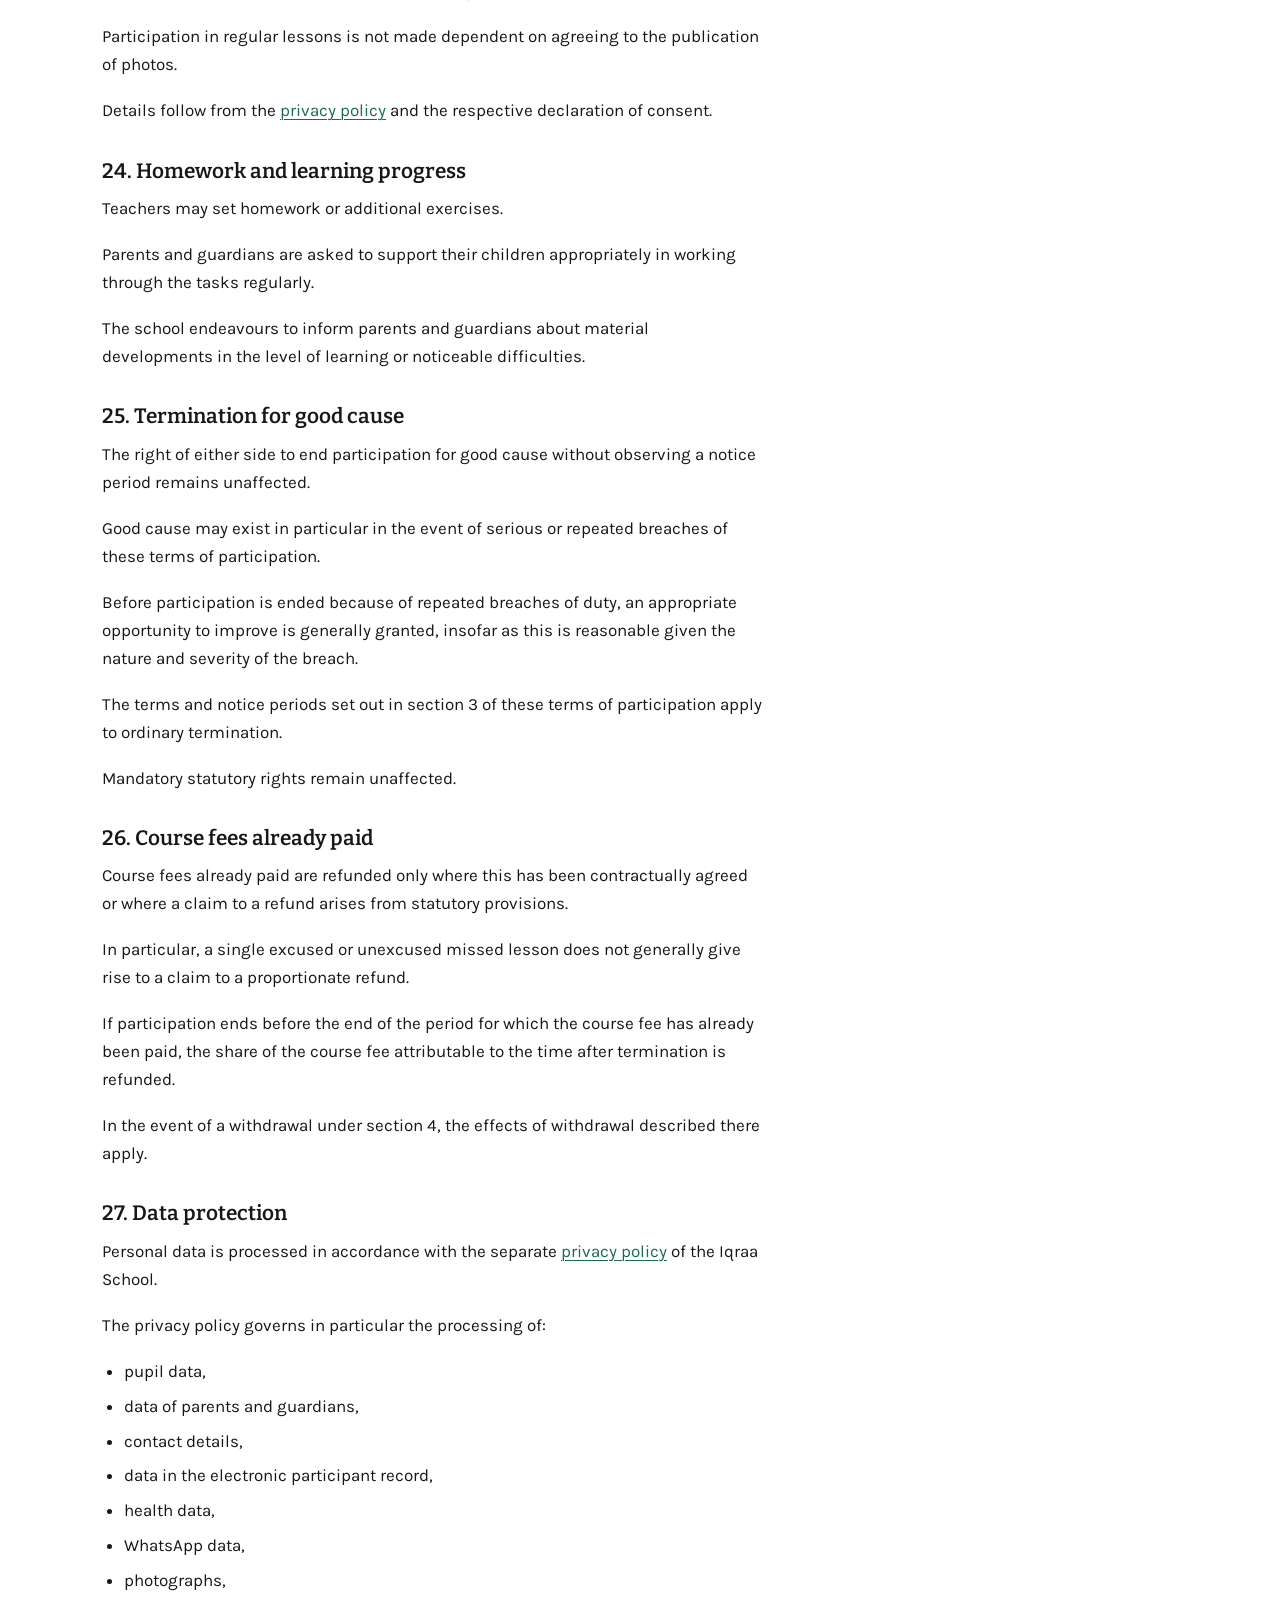
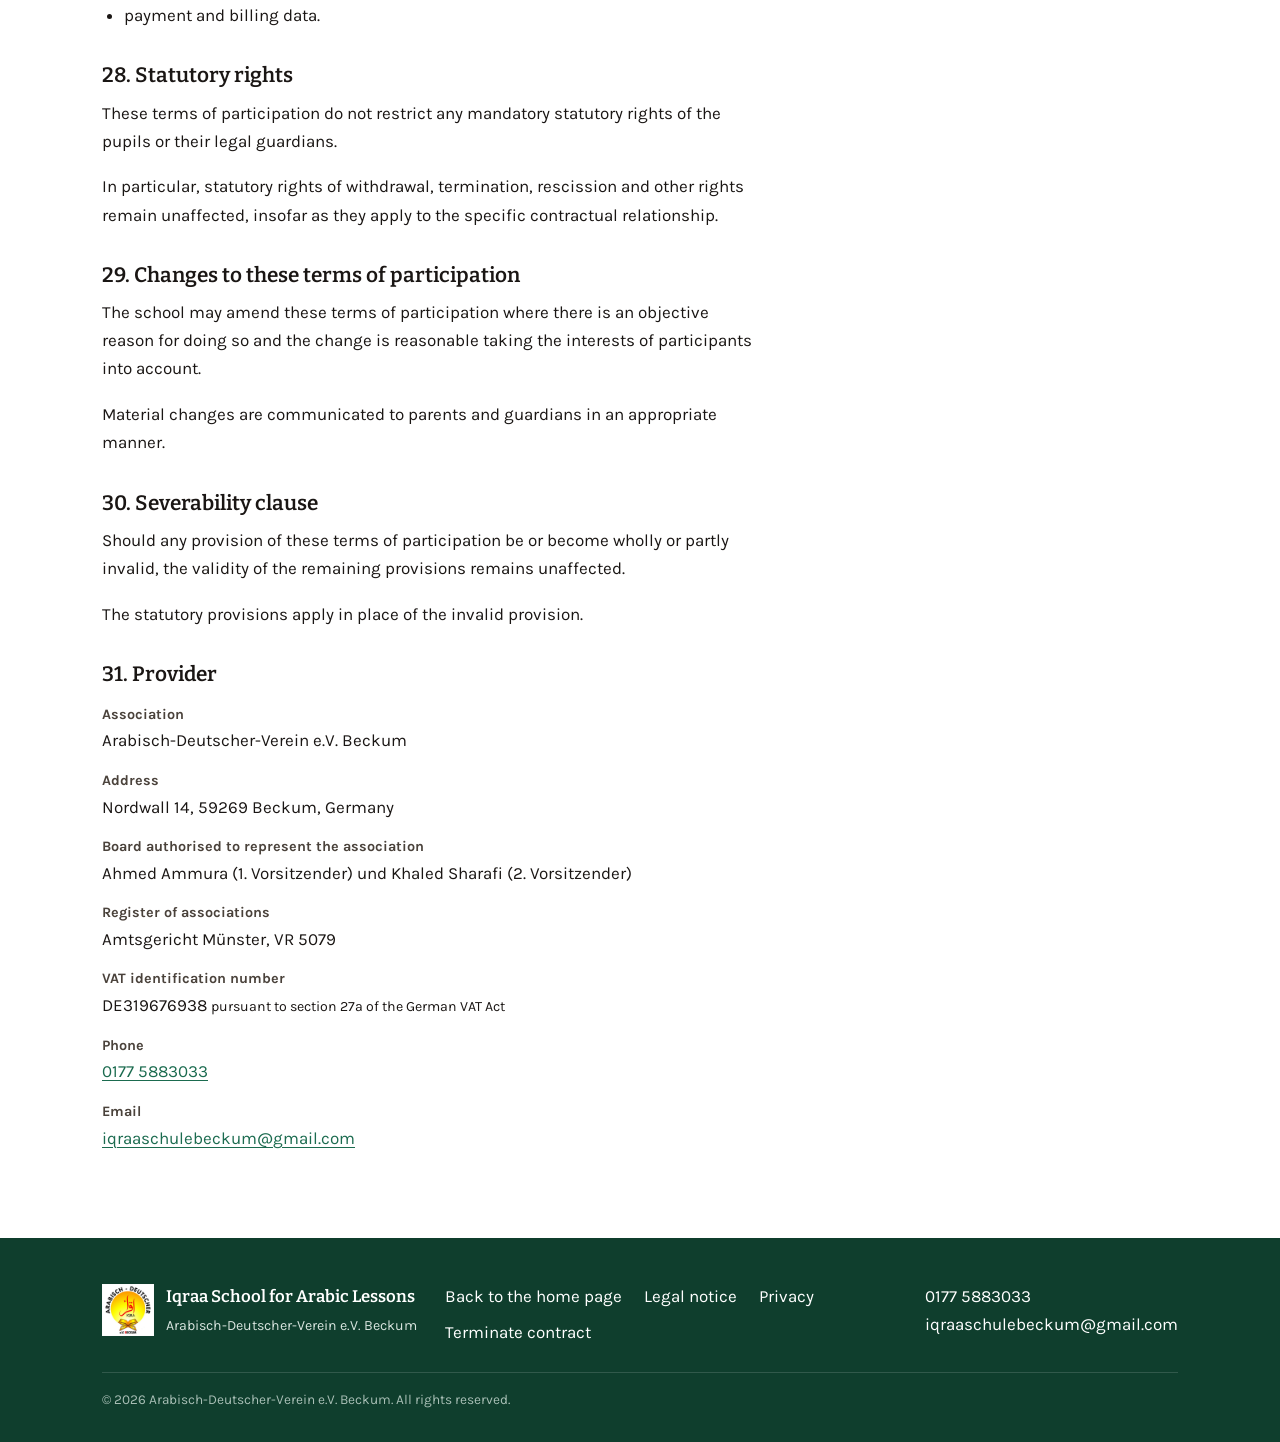
<file: agb.html>
<!DOCTYPE html>
<html lang="de" dir="ltr">
<head>
<meta charset="utf-8">
<meta name="viewport" content="width=device-width, initial-scale=1">
<title>AGB und Teilnahmebedingungen — Iqraa-Schule Beckum</title>
<meta name="description" content="Allgemeine Geschäftsbedingungen und Teilnahmebedingungen der Iqraa-Schule, Arabisch-Deutscher-Verein e.V. Beckum.">
<meta name="robots" content="noindex">
<link rel="icon" href="assets/favicon.svg" type="image/svg+xml">
<link rel="stylesheet" href="assets/fonts.css">
<link rel="stylesheet" href="assets/site.css">

<!-- Reihenfolge ist wichtig: erst Daten, dann Texte, dann die Rechtstexte,
     zuletzt das Verhalten. i18n-legal.js haengt sich in window.I18N ein und
     muss deshalb nach i18n.js und vor site.js stehen. -->
<script src="assets/config.js" defer></script>
<script src="assets/i18n.js" defer></script>
<script src="assets/i18n-legal.js" defer></script>
<script src="assets/site.js" defer></script>

<!--
  HINWEIS ZUM DEUTSCHEN TEXT IN DIESER DATEI
  Der deutsche Text steht hier nur als Rueckfallebene - er sorgt dafuer,
  dass die Seite auch ohne JavaScript lesbar bleibt. Sobald JavaScript
  laeuft, kommen ALLE Texte aus assets/i18n-legal.js. Aenderungen also
  immer dort vornehmen.
-->
</head>

<body data-page="agb">

<a class="skip" href="#inhalt" data-i18n="skip">Zum Inhalt springen</a>

<header class="site-header">
  <div class="wrap header-inner">
    <a class="brand" href="index.html" data-keep-lang="index.html">
      <img class="brand-logo" src="assets/logo.png" alt="" width="46" height="46">
      <span class="brand-text">
        <span class="brand-ar" lang="ar" dir="rtl">&#1605;&#1583;&#1585;&#1587;&#1577; &#1573;&#1602;&#1585;&#1571;</span>
        <span class="brand-de" data-i18n="brand.sub">Arabischunterricht Beckum</span>
      </span>
    </a>

    <div class="lang-switch" role="group" data-i18n-aria="lang.label" aria-label="Sprache w&auml;hlen">
      <button type="button" data-lang="de" aria-pressed="true"  data-i18n-title="lang.de" title="Auf Deutsch anzeigen">DE</button>
      <button type="button" data-lang="en" aria-pressed="false" data-i18n-title="lang.en" title="Show in English">EN</button>
      <button type="button" data-lang="ar" aria-pressed="false" data-i18n-title="lang.ar" title="&#1593;&#1585;&#1590; &#1576;&#1575;&#1604;&#1593;&#1585;&#1576;&#1610;&#1577;" lang="ar">&#1593;</button>
    </div>
  </div>
</header>


<main id="inhalt" class="legal">
  <div class="wrap">

    <a class="zurueck" href="index.html" data-keep-lang="index.html">
      <svg viewBox="0 0 24 24" width="16" height="16" fill="none" stroke="currentColor" stroke-width="2" stroke-linecap="round" stroke-linejoin="round" aria-hidden="true">
        <path d="M15 5l-7 7 7 7"/>
      </svg>
      <span data-i18n="legal.zurueck">Zur&uuml;ck zur Startseite</span>
    </a>

    <h1 class="section-title"><span data-i18n="agb.title">Allgemeine Geschäftsbedingungen und Teilnahmebedingungen</span></h1>
    <p class="eyebrow" data-i18n="agb.untertitel">Iqraa-Schule des Arabisch-Deutschen-Vereins e.V. Beckum</p>

    <div class="prose">
      <p class="rechtshinweis">
        <span data-i18n="legal.massgeblich">Rechtlich maßgeblich ist die deutsche Fassung dieser Seite. Die englische und die arabische Übersetzung dienen dem besseren Verständnis.</span>
        <br>
        <small><span data-i18n="agb.stand">Stand:</span>
        <span data-cfg="standAgb">August 2026</span></small>
      </p>

      <h2 data-i18n="agb.1.title">1. Geltungsbereich</h2>
      <div data-i18n-html="agb.1.body"><p>Diese Allgemeinen Geschäftsbedingungen und Teilnahmebedingungen gelten für die Teilnahme an den von der Iqraa-Schule des Arabisch-Deutschen-Vereins e.V. Beckum angebotenen Arabischkursen sowie für damit verbundene schulische, pädagogische und organisatorische Aktivitäten.</p><p>Sie gelten gegenüber dem jeweiligen gesetzlichen Vertreter des minderjährigen Schülers, der die Anmeldung vornimmt.</p><p>Mit der Anmeldung erklärt der gesetzliche Vertreter, diese Teilnahmebedingungen gelesen und zur Kenntnis genommen zu haben.</p><p>Zwingende gesetzliche Rechte des Schülers oder seiner gesetzlichen Vertreter bleiben unberührt.</p></div>

      <h2 data-i18n="agb.2.title">2. Anmeldung und Aufnahme</h2>
      <div data-i18n-html="agb.2.body"><p>Die Anmeldung erfolgt grundsätzlich über das auf der Website der Iqraa-Schule bereitgestellte Anmeldeformular.</p><p>Die bei der Anmeldung gemachten Angaben müssen vollständig, richtig und aktuell sein. Insbesondere sind Vor- und Nachname des Kindes entsprechend den Angaben in einem amtlichen Dokument einzutragen.</p><p>Das Absenden des Anmeldeformulars stellt zunächst eine Anfrage bzw. einen Antrag auf Aufnahme in die betreffende Unterrichtsgruppe dar. Durch das bloße Absenden des Formulars besteht noch kein Anspruch auf einen bestimmten Kursplatz.</p><p>Nach Eingang der Anmeldung prüft die Schule die Angaben, die verfügbaren Plätze und die organisatorischen Voraussetzungen.</p><p>Die Teilnahme gilt erst dann als bestätigt, wenn die Schule die Aufnahme gegenüber dem gesetzlichen Vertreter bestätigt oder dem Schüler einen konkreten Kursplatz zuweist.</p><p>Die Bestätigung kann insbesondere über WhatsApp oder E-Mail erfolgen.</p></div>

      <h2 data-i18n="agb.3.title">3. Laufzeit, Verlängerung und Kündigung</h2>
      <div data-i18n-html="agb.3.body"><p>Die Teilnahme wird zunächst für ein Schulhalbjahr vereinbart. Die Schulhalbjahre richten sich nach den für Nordrhein-Westfalen geltenden Terminen.</p><p>Wird die Teilnahme nicht spätestens vier Wochen vor Ablauf des Halbjahres gekündigt, verlängert sie sich auf unbestimmte Zeit.</p><p>Die auf unbestimmte Zeit verlängerte Teilnahme kann von beiden Seiten jederzeit mit einer Frist von einem Monat gekündigt werden. Eine erneute Anmeldung ist für die Fortsetzung nicht erforderlich.</p><p>Die Kündigung bedarf der Textform. Sie kann insbesondere per E-Mail, über WhatsApp oder über die <a href="kuendigung.html" data-keep-lang="kuendigung.html">Kündigungsseite dieser Website</a> erklärt werden.</p><p>Der Zugang einer Kündigung wird unverzüglich in Textform bestätigt. Die Bestätigung nennt den Inhalt der Kündigung, das Datum und die Uhrzeit des Zugangs sowie den Zeitpunkt, zu dem die Teilnahme endet.</p><p>Das Recht beider Seiten zur außerordentlichen Kündigung aus wichtigem Grund bleibt unberührt; hierzu gilt § 25 dieser Teilnahmebedingungen.</p></div>

      <h2 data-i18n="agb.4.title">4. Widerrufsrecht für Verbraucher</h2>
      <div data-i18n-html="agb.4.body"><p>Erziehungsberechtigte, die den Vertrag zu einem Zweck schließen, der weder ihrer gewerblichen noch ihrer selbständigen beruflichen Tätigkeit zugerechnet werden kann, sind Verbraucher. Für sie gilt das folgende Widerrufsrecht.</p><h3>Widerrufsbelehrung</h3><p><strong>Widerrufsrecht</strong></p><p>Sie haben das Recht, binnen vierzehn Tagen ohne Angabe von Gründen diesen Vertrag zu widerrufen.</p><p>Die Widerrufsfrist beträgt vierzehn Tage ab dem Tag des Vertragsschlusses.</p><p>Um Ihr Widerrufsrecht auszuüben, müssen Sie uns</p><p><span data-cfg="impressum.verein">Arabisch-Deutscher-Verein e.V. Beckum</span><br><span data-cfg="impressum.anschrift">Nordwall 14, 59269 Beckum</span><br>Telefon: <span class="ltr" data-cfg="telefon">0177 5883033</span><br>E-Mail: <span class="ltr" data-cfg="email">iqraaschulebeckum@gmail.com</span></p><p>mittels einer eindeutigen Erklärung (z. B. ein mit der Post versandter Brief oder eine E-Mail) über Ihren Entschluss, diesen Vertrag zu widerrufen, informieren. Sie können dafür das in § 5 abgedruckte Muster-Widerrufsformular verwenden, das jedoch nicht vorgeschrieben ist.</p><p>Zur Wahrung der Widerrufsfrist reicht es aus, dass Sie die Mitteilung über die Ausübung des Widerrufsrechts vor Ablauf der Widerrufsfrist absenden.</p><p><strong>Folgen des Widerrufs</strong></p><p>Wenn Sie diesen Vertrag widerrufen, haben wir Ihnen alle Zahlungen, die wir von Ihnen erhalten haben, unverzüglich und spätestens binnen vierzehn Tagen ab dem Tag zurückzuzahlen, an dem die Mitteilung über Ihren Widerruf dieses Vertrags bei uns eingegangen ist. Für diese Rückzahlung verwenden wir dasselbe Zahlungsmittel, das Sie bei der ursprünglichen Transaktion eingesetzt haben, es sei denn, mit Ihnen wurde ausdrücklich etwas anderes vereinbart; in keinem Fall werden Ihnen wegen dieser Rückzahlung Entgelte berechnet.</p><p>Haben Sie verlangt, dass die Dienstleistungen während der Widerrufsfrist beginnen sollen, so haben Sie uns einen angemessenen Betrag zu zahlen, der dem Anteil der bis zu dem Zeitpunkt, zu dem Sie uns von der Ausübung des Widerrufsrechts hinsichtlich dieses Vertrags unterrichten, bereits erbrachten Dienstleistungen im Vergleich zum Gesamtumfang der im Vertrag vorgesehenen Dienstleistungen entspricht.</p><p><strong>Erlöschen des Widerrufsrechts</strong></p><p>Ihr Widerrufsrecht erlischt bei einem Vertrag über die Erbringung von Dienstleistungen, wenn wir die Dienstleistung vollständig erbracht haben und mit der Ausführung der Dienstleistung erst begonnen haben, nachdem Sie dazu Ihre ausdrückliche Zustimmung gegeben und gleichzeitig Ihre Kenntnis davon bestätigt haben, dass Sie Ihr Widerrufsrecht bei vollständiger Vertragserfüllung durch uns verlieren.</p><h3>Beginn des Unterrichts während der Widerrufsfrist</h3><p>Bei der Anmeldung können Sie ausdrücklich verlangen, dass der Unterricht bereits vor Ablauf der Widerrufsfrist beginnt. Diese Erklärung ist freiwillig.</p><p>Machen Sie davon keinen Gebrauch, kann Ihr Kind erst nach Ablauf der Widerrufsfrist am Unterricht teilnehmen. Ein Nachteil entsteht Ihnen dadurch nicht; die Kursgebühr wird in diesem Fall entsprechend angepasst.</p></div>

      <h2 data-i18n="agb.5.title">5. Muster-Widerrufsformular</h2>
      <div data-i18n-html="agb.5.body"><p>Wenn Sie den Vertrag widerrufen wollen, können Sie dieses Formular ausfüllen und an uns zurücksenden. Vorgeschrieben ist das nicht — eine formlose eindeutige Erklärung genügt.</p><blockquote><p>An <span data-cfg="impressum.verein">Arabisch-Deutscher-Verein e.V. Beckum</span>, <span data-cfg="impressum.anschrift">Nordwall 14, 59269 Beckum</span>, E-Mail: <span class="ltr" data-cfg="email">iqraaschulebeckum@gmail.com</span></p><p>Hiermit widerrufe(n) ich/wir (*) den von mir/uns (*) abgeschlossenen Vertrag über die Erbringung der folgenden Dienstleistung: Teilnahme an den Arabischkursen der Iqraa-Schule.</p><p>Name des Kindes: _______________________<br>Bestellt am (*) / erhalten am (*): _______________________<br>Name des/der Verbraucher(s): _______________________<br>Anschrift des/der Verbraucher(s): _______________________<br>Unterschrift des/der Verbraucher(s) (nur bei Mitteilung auf Papier): _______________________<br>Datum: _______________________</p><p>(*) Unzutreffendes streichen.</p></blockquote></div>

      <h2 data-i18n="agb.6.title">6. Alter, Lernstand und Gruppeneinteilung</h2>
      <div data-i18n-html="agb.6.body"><p>Die Iqraa-Schule nimmt Schüler verschiedener Altersgruppen und unterschiedlicher Lernstände auf, soweit entsprechende Gruppen angeboten werden.</p><p>Die Einteilung erfolgt insbesondere unter Berücksichtigung:</p><ul><li>des Alters,</li><li>der vorhandenen Arabischkenntnisse,</li><li>des Lernstands,</li><li>der pädagogischen Bedürfnisse,</li><li>der Gruppengröße,</li><li>der vorhandenen Kursplätze.</li></ul><p>Ein Anspruch auf eine bestimmte Gruppe oder einen bestimmten Unterrichtstag besteht nur, wenn dies ausdrücklich bestätigt wurde.</p><p>Die Schule ist berechtigt, einen Schüler nach pädagogischer Einschätzung einer anderen Gruppe zuzuweisen, wenn sein Lernstand oder seine pädagogischen Bedürfnisse eine andere Gruppenzuordnung sinnvoll erscheinen lassen.</p><p>Die Erziehungsberechtigten werden über eine wesentliche Änderung der Gruppenzuordnung informiert.</p></div>

      <h2 data-i18n="agb.7.title">7. Unterrichtszeiten und Pünktlichkeit</h2>
      <div data-i18n-html="agb.7.body"><p>Die jeweils mitgeteilten Unterrichtszeiten sind einzuhalten.</p><p>Die Schüler sollen rechtzeitig vor Beginn des Unterrichts erscheinen.</p><p>Wiederholtes Zuspätkommen kann den Lernerfolg des betroffenen Schülers und den Unterricht der gesamten Gruppe beeinträchtigen.</p><p>Bei wiederholtem Zuspätkommen kann die Schule den gesetzlichen Vertreter kontaktieren und auf eine Verbesserung hinwirken.</p></div>

      <h2 data-i18n="agb.8.title">8. Anwesenheit und Fehlzeiten</h2>
      <div data-i18n-html="agb.8.body"><p>Die regelmäßige Teilnahme am Unterricht ist Voraussetzung für einen sinnvollen Lernfortschritt.</p><p>Kann ein Schüler nicht am Unterricht teilnehmen, soll der gesetzliche Vertreter die Schule möglichst frühzeitig informieren.</p><p>Eine Mitteilung über eine geplante Abwesenheit soll grundsätzlich spätestens zwei Stunden vor Unterrichtsbeginn erfolgen, soweit dies möglich und zumutbar ist.</p><p>Bei Krankheit oder einem unvorhersehbaren Ereignis ist die Schule unverzüglich nach Kenntnis der Verhinderung zu informieren.</p><p>Eine Mitteilung über eine Abwesenheit begründet grundsätzlich keinen Anspruch auf Nachholung der versäumten Unterrichtsstunde oder auf eine anteilige Rückerstattung der Kursgebühr.</p><p>Bei wiederholtem unentschuldigtem Fehlen kann die Schule zunächst Kontakt mit den Erziehungsberechtigten aufnehmen und auf die regelmäßige Teilnahme hinweisen.</p><p>Bei drei wiederholten unentschuldigten Fehlzeiten kann die Schule nach vorheriger Kontaktaufnahme mit dem gesetzlichen Vertreter die Teilnahme des Schülers beenden, wenn die Fehlzeiten den Unterrichtsablauf oder die Organisation der Gruppe erheblich beeinträchtigen.</p><p>Bereits entstandene gesetzliche Zahlungsansprüche bleiben hiervon unberührt.</p></div>

      <h2 data-i18n="agb.9.title">9. Kursgebühren und Zahlungsarten</h2>
      <div data-i18n-html="agb.9.body"><p>Die Höhe der Kursgebühren ergibt sich aus den zum Zeitpunkt der Anmeldung bzw. Aufnahme mitgeteilten Preisen.</p><p>Je nach Kurs und organisatorischer Möglichkeit können insbesondere folgende Zahlungsarten angeboten werden:</p><ul><li>Barzahlung,</li><li>Münsterlandkarte,</li><li>Bildungs- und Teilhabeleistungen (BuT).</li></ul><p>Die jeweils verfügbaren Zahlungsarten werden bei der Anmeldung bzw. nach Prüfung der Anmeldung mitgeteilt.</p></div>

      <h2 data-i18n="agb.10.title">10. Barzahlung</h2>
      <div data-i18n-html="agb.10.body"><p>Bei vereinbarter Barzahlung ist die Kursgebühr zu dem von der Schule mitgeteilten Termin zu entrichten.</p><p>Nach erfolgter Zahlung kann eine Quittung bzw. Zahlungsbestätigung ausgestellt werden.</p></div>

      <h2 data-i18n="agb.11.title">11. Münsterlandkarte und Bildungs- und Teilhabeleistungen</h2>
      <div data-i18n-html="agb.11.body"><p>Bei einer Finanzierung über die Münsterlandkarte oder das Bildungs- und Teilhabepaket sind die für die Abrechnung erforderlichen Nachweise und Angaben rechtzeitig bereitzustellen.</p><p>Die Schule ist berechtigt, die für die Abrechnung erforderlichen Daten zu prüfen und an die hierfür zuständigen Stellen zu übermitteln, soweit dies rechtlich zulässig und erforderlich ist.</p><p>Die Schule soll dabei grundsätzlich nur diejenigen Informationen erheben und speichern, die für die jeweilige Prüfung und Abrechnung erforderlich sind.</p><p>Die Aufnahme bzw. endgültige Bestätigung des Kursplatzes kann davon abhängig sein, dass die Finanzierung bzw. Kostenübernahme tatsächlich gewährleistet ist.</p></div>

      <h2 data-i18n="agb.12.title">12. Bücher und Unterrichtsmaterialien</h2>
      <div data-i18n-html="agb.12.body"><p>Die für den regulären Unterricht vorgesehenen Grundmaterialien bzw. Bücher sind in der Kursgebühr enthalten, soweit dies bei der Anmeldung oder Kursbeschreibung angegeben wurde.</p><p>Für zusätzliche Materialien, Arbeitshefte, besondere Projekte oder sonstige nicht enthaltene Leistungen können zusätzliche Kosten entstehen.</p><p>Über zusätzliche Kosten werden die Erziehungsberechtigten grundsätzlich vorher informiert.</p></div>

      <h2 data-i18n="agb.13.title">13. Aktivitäten und Veranstaltungen</h2>
      <div data-i18n-html="agb.13.body"><p>Die Iqraa-Schule kann neben dem regulären Unterricht pädagogische, kulturelle oder gemeinschaftliche Aktivitäten und Veranstaltungen anbieten.</p><p>Einzelne Aktivitäten können kostenlos angeboten werden.</p><p>Für bestimmte Aktivitäten können zusätzliche Kosten oder ein Kostenbeitrag entstehen.</p><p>Die Erziehungsberechtigten werden vor einer kostenpflichtigen Aktivität über die hierfür entstehenden Kosten informiert.</p></div>

      <h2 data-i18n="agb.14.title">14. Verhalten und gegenseitiger Respekt</h2>
      <div data-i18n-html="agb.14.body"><p>Alle Schüler sind verpflichtet, sich gegenüber Lehrkräften, Mitschülern und sonstigen an der Durchführung des Unterrichts beteiligten Personen respektvoll zu verhalten.</p><p>Insbesondere nicht gestattet sind:</p><ul><li>körperliche Gewalt,</li><li>Bedrohungen,</li><li>Beleidigungen,</li><li>Mobbing,</li><li>wiederholte erhebliche Störungen des Unterrichts,</li><li>mutwillige Beschädigung von Eigentum,</li><li>erheblich respektloses oder diskriminierendes Verhalten.</li></ul><p>Bei Verstößen wird grundsätzlich zunächst pädagogisch angemessen reagiert.</p><p>Je nach Art und Schwere des Verstoßes kann die Schule den Schüler verwarnen und die Erziehungsberechtigten informieren.</p><p>Bei wiederholten oder schwerwiegenden Verstößen kann die Schule weitere angemessene Maßnahmen ergreifen.</p><p>Hierzu kann nach angemessener Prüfung und – soweit zumutbar – vorheriger Abmahnung auch die Beendigung der Teilnahme gehören.</p><p>Bei besonders schwerwiegendem Fehlverhalten kann eine sofortige Beendigung aus wichtigem Grund in Betracht kommen.</p></div>

      <h2 data-i18n="agb.15.title">15. Zusammenarbeit zwischen Eltern und Schule</h2>
      <div data-i18n-html="agb.15.body"><p>Die Erziehungsberechtigten werden gebeten, den Lernprozess ihres Kindes angemessen zu begleiten.</p><p>Dazu gehört insbesondere:</p><ul><li>die regelmäßige Teilnahme zu fördern,</li><li>auf die Erledigung von Hausaufgaben hinzuwirken,</li><li>Mitteilungen der Lehrkräfte zu beachten,</li><li>wichtige Informationen über das Kind mitzuteilen,</li><li>bei schulischen Schwierigkeiten mit der Schule zusammenzuarbeiten.</li></ul><p>Bei erheblich mangelnder Zusammenarbeit wird die Schule zunächst das Gespräch mit den Erziehungsberechtigten suchen.</p><p>Nach zwei angemessenen Hinweisen kann die Schule weitere Maßnahmen ergreifen, wenn die fehlende Zusammenarbeit den Lernerfolg des Kindes oder den Unterricht der Gruppe erheblich beeinträchtigt.</p><p>In einem solchen Fall kann nach vorheriger angemessener Abmahnung auch die Beendigung der Teilnahme erfolgen.</p></div>

      <h2 data-i18n="agb.16.title">16. Änderung der Gruppe oder des Leistungsniveaus</h2>
      <div data-i18n-html="agb.16.body"><p>Die Schule kann einen Schüler nach pädagogischer Einschätzung in eine andere Gruppe oder ein anderes Leistungsniveau einordnen.</p><p>Dies kann insbesondere erfolgen, wenn sich herausstellt, dass:</p><ul><li>der Schüler unter- oder überfordert ist,</li><li>sein Lernstand besser zu einer anderen Gruppe passt,</li><li>die Gruppenzusammensetzung eine Änderung erfordert,</li><li>pädagogische Gründe eine andere Einteilung sinnvoll machen.</li></ul><p>Ziel ist es, dem Schüler eine möglichst geeignete Lernumgebung zu ermöglichen.</p></div>

      <h2 data-i18n="agb.17.title">17. Änderungen von Unterrichtszeiten, Gruppen oder Lehrkräften</h2>
      <div data-i18n-html="agb.17.body"><p>Aus organisatorischen, pädagogischen oder personellen Gründen kann es erforderlich sein, Unterrichtszeiten, Gruppen oder Lehrkräfte zu ändern.</p><p>Die Schule informiert die Erziehungsberechtigten über wesentliche Änderungen möglichst frühzeitig.</p><p>Ein Anspruch auf eine bestimmte Lehrkraft, einen bestimmten Raum oder eine bestimmte Gruppenzusammensetzung besteht grundsätzlich nicht, sofern dies nicht ausdrücklich zugesagt wurde.</p></div>

      <h2 data-i18n="agb.18.title">18. Ausfall von Unterricht</h2>
      <div data-i18n-html="agb.18.body"><p>Kann eine Unterrichtsstunde aufgrund von Umständen, die die Schule nicht oder nicht rechtzeitig beeinflussen kann, nicht stattfinden, werden die Erziehungsberechtigten möglichst frühzeitig informiert.</p><p>Hierzu können insbesondere gehören:</p><ul><li>Erkrankung einer Lehrkraft,</li><li>behördliche Maßnahmen,</li><li>Unbenutzbarkeit der Unterrichtsräume,</li><li>technische oder organisatorische Störungen,</li><li>außergewöhnliche Ereignisse,</li><li>sonstige Fälle höherer Gewalt.</li></ul><p>Die Schule bemüht sich, abhängig von den Umständen einen Ersatztermin oder eine andere angemessene Lösung anzubieten.</p><p>Gesetzliche Ansprüche bleiben unberührt.</p></div>

      <h2 data-i18n="agb.19.title">19. Verantwortung für persönliche Gegenstände</h2>
      <div data-i18n-html="agb.19.body"><p>Für persönliche Gegenstände, die Schüler zum Unterricht mitbringen, sind grundsätzlich die Schüler bzw. deren gesetzliche Vertreter verantwortlich.</p><p>Wertvolle oder für den Unterricht nicht erforderliche Gegenstände sollten nicht mitgebracht werden.</p><p>Eine Haftung der Schule richtet sich ausschließlich nach den gesetzlichen Vorschriften.</p></div>

      <h2 data-i18n="agb.20.title">20. Angaben über das Kind</h2>
      <div data-i18n-html="agb.20.body"><p>Die Erziehungsberechtigten sind dafür verantwortlich, dass die bei der Anmeldung gemachten Angaben richtig und aktuell sind.</p><p>Änderungen der Kontaktdaten, insbesondere Telefonnummer, WhatsApp-Nummer oder E-Mail-Adresse, sind der Schule möglichst zeitnah mitzuteilen.</p><p>Die Erziehungsberechtigten sollen die Schule außerdem über solche Umstände informieren, die für die sichere Teilnahme des Kindes am Unterricht oder an Veranstaltungen von Bedeutung sind.</p><p>Gesundheitsbezogene Informationen werden ausschließlich nach Maßgabe der Datenschutzerklärung und der geltenden Datenschutzvorschriften verarbeitet.</p></div>

      <h2 data-i18n="agb.21.title">21. Kommunikation mit den Erziehungsberechtigten</h2>
      <div data-i18n-html="agb.21.body"><p>Die Schule kann zur organisatorischen Kommunikation insbesondere WhatsApp und E-Mail verwenden.</p><p>Über diese Kommunikationswege können insbesondere folgende Informationen übermittelt werden:</p><ul><li>Unterrichtstermine,</li><li>Unterrichtsausfälle,</li><li>Hausaufgaben,</li><li>organisatorische Hinweise,</li><li>Informationen zu Veranstaltungen,</li><li>Änderungen von Unterrichtszeiten,</li><li>sonstige Informationen zum Schulbetrieb.</li></ul><p>Die Erziehungsberechtigten sind dafür verantwortlich, die von ihnen angegebenen Kommunikationswege regelmäßig zu überprüfen.</p></div>

      <h2 data-i18n="agb.22.title">22. WhatsApp und WhatsApp-Gruppen</h2>
      <div data-i18n-html="agb.22.body"><p>Die Schule kann WhatsApp zur Kommunikation mit Erziehungsberechtigten verwenden.</p><p>Eine Kommunikation per WhatsApp kann insbesondere zur individuellen Information über den Unterricht oder organisatorische Angelegenheiten erfolgen.</p><p>Für einzelne Klassen oder Lerngruppen können WhatsApp-Gruppen eingerichtet werden.</p><p>Bei einer Teilnahme an einer gemeinsamen WhatsApp-Gruppe kann die Telefonnummer des jeweiligen Teilnehmers für andere Gruppenmitglieder sichtbar sein.</p><p>Aus diesem Grund soll die Teilnahme an einer solchen Gruppe grundsätzlich freiwillig erfolgen, soweit sie für die Teilnahme am Unterricht nicht zwingend erforderlich ist.</p><p>Die Schule soll für wesentliche Informationen eine alternative Kommunikationsmöglichkeit anbieten, insbesondere per E-Mail.</p><p>In WhatsApp-Gruppen sollen keine Gesundheitsdaten oder sonstigen besonders schutzbedürftigen Informationen einzelner Kinder veröffentlicht werden.</p></div>

      <h2 data-i18n="agb.23.title">23. Fotos und Bildaufnahmen</h2>
      <div data-i18n-html="agb.23.body"><p>Während des Unterrichts, bei Veranstaltungen oder sonstigen Aktivitäten der Iqraa-Schule können Fotos aufgenommen werden.</p><p>Die Veröffentlichung identifizierbarer Fotos eines Kindes erfolgt nur, wenn hierfür eine entsprechende Rechtsgrundlage besteht und – soweit erforderlich – eine Einwilligung des gesetzlichen Vertreters vorliegt.</p><p>Die Einwilligung zur Veröffentlichung von Fotos ist freiwillig.</p><p>Die Teilnahme am regulären Unterricht wird nicht davon abhängig gemacht, dass einer Veröffentlichung von Fotos zugestimmt wird.</p><p>Einzelheiten ergeben sich aus der <a href="datenschutz.html" data-keep-lang="datenschutz.html">Datenschutzerklärung</a> und der jeweiligen Einwilligungserklärung.</p></div>

      <h2 data-i18n="agb.24.title">24. Hausaufgaben und Lernfortschritt</h2>
      <div data-i18n-html="agb.24.body"><p>Die Lehrkräfte können Hausaufgaben oder zusätzliche Übungen aufgeben.</p><p>Die Erziehungsberechtigten werden gebeten, ihre Kinder bei der regelmäßigen Bearbeitung der Aufgaben angemessen zu unterstützen.</p><p>Die Schule bemüht sich, die Erziehungsberechtigten über wesentliche Entwicklungen des Lernstands oder auffällige Schwierigkeiten zu informieren.</p></div>

      <h2 data-i18n="agb.25.title">25. Außerordentliche Beendigung aus wichtigem Grund</h2>
      <div data-i18n-html="agb.25.body"><p>Das Recht beider Seiten, die Teilnahme aus wichtigem Grund ohne Einhaltung einer Frist zu beenden, bleibt unberührt.</p><p>Ein wichtiger Grund kann insbesondere bei schwerwiegenden oder wiederholten Verstößen gegen diese Teilnahmebedingungen vorliegen.</p><p>Vor einer Beendigung wegen wiederholter Pflichtverletzungen wird grundsätzlich eine angemessene Möglichkeit zur Verbesserung eingeräumt, soweit dies nach Art und Schwere des Verstoßes zumutbar ist.</p><p>Für die ordentliche Kündigung gelten die Laufzeiten und Fristen in § 3 dieser Teilnahmebedingungen.</p><p>Zwingende gesetzliche Rechte bleiben unberührt.</p></div>

      <h2 data-i18n="agb.26.title">26. Bereits gezahlte Kursgebühren</h2>
      <div data-i18n-html="agb.26.body"><p>Eine Erstattung bereits gezahlter Kursgebühren erfolgt nur, soweit dies vertraglich vereinbart ist oder sich ein Erstattungsanspruch aus gesetzlichen Vorschriften ergibt.</p><p>Insbesondere begründet eine einzelne entschuldigte oder unentschuldigte Fehlstunde grundsätzlich keinen Anspruch auf anteilige Erstattung.</p><p>Endet die Teilnahme vor Ablauf des Zeitraums, für den die Kursgebühr bereits gezahlt wurde, wird der auf die Zeit nach Beendigung entfallende Anteil der Kursgebühr erstattet.</p><p>Bei einem Widerruf nach § 4 gelten die dort beschriebenen Folgen des Widerrufs.</p></div>

      <h2 data-i18n="agb.27.title">27. Datenschutz</h2>
      <div data-i18n-html="agb.27.body"><p>Die Verarbeitung personenbezogener Daten erfolgt nach Maßgabe der gesonderten <a href="datenschutz.html" data-keep-lang="datenschutz.html">Datenschutzerklärung</a> der Iqraa-Schule.</p><p>Die Datenschutzerklärung regelt insbesondere die Verarbeitung von:</p><ul><li>Daten der Schüler,</li><li>Daten der Erziehungsberechtigten,</li><li>Kontaktdaten,</li><li>Daten in der elektronischen Teilnehmerverwaltung,</li><li>Gesundheitsdaten,</li><li>WhatsApp-Daten,</li><li>Fotoaufnahmen,</li><li>Zahlungs- und Abrechnungsdaten.</li></ul></div>

      <h2 data-i18n="agb.28.title">28. Gesetzliche Rechte</h2>
      <div data-i18n-html="agb.28.body"><p>Diese Teilnahmebedingungen schränken zwingende gesetzliche Rechte der Schüler oder ihrer gesetzlichen Vertreter nicht ein.</p><p>Insbesondere bleiben gesetzliche Widerrufs-, Kündigungs-, Rücktritts- und sonstige Rechte unberührt, soweit sie im konkreten Vertragsverhältnis Anwendung finden.</p></div>

      <h2 data-i18n="agb.29.title">29. Änderungen dieser Teilnahmebedingungen</h2>
      <div data-i18n-html="agb.29.body"><p>Die Schule kann diese Teilnahmebedingungen ändern, wenn hierfür ein sachlicher Grund besteht und die Änderung unter Berücksichtigung der Interessen der Teilnehmer zumutbar ist.</p><p>Wesentliche Änderungen werden den Erziehungsberechtigten in geeigneter Weise mitgeteilt.</p></div>

      <h2 data-i18n="agb.30.title">30. Salvatorische Klausel</h2>
      <div data-i18n-html="agb.30.body"><p>Sollte eine Bestimmung dieser Teilnahmebedingungen ganz oder teilweise unwirksam sein oder werden, bleibt die Wirksamkeit der übrigen Bestimmungen unberührt.</p><p>Anstelle der unwirksamen Bestimmung gelten die gesetzlichen Vorschriften.</p></div>

      <h2 data-i18n="agb.31.title">31. Anbieter</h2>
      <dl>
        <dt data-i18n="imp.verein">Verein</dt>
        <dd><span data-cfg="impressum.verein">Arabisch-Deutscher-Verein e.V. Beckum</span></dd>
        <dt data-i18n="imp.anschrift">Anschrift</dt>
        <dd><span data-cfg="impressum.anschrift">Nordwall 14, 59269 Beckum</span>, <span data-i18n="imp.land">Deutschland</span></dd>
        <dt data-i18n="imp.vertreten">Vertretungsberechtigter Vorstand</dt>
        <dd><span data-cfg="impressum.vertreten">Ahmed Ammura (1. Vorsitzender) und Khaled Sharafi (2. Vorsitzender)</span></dd>
        <dt data-i18n="imp.register">Vereinsregister</dt>
        <dd><span data-cfg="impressum.register">Amtsgericht M&uuml;nster, VR 5079</span></dd>
        <dt data-i18n="imp.ustid">Umsatzsteuer-Identifikationsnummer</dt>
        <dd><span class="ltr" data-cfg="impressum.ustId">DE319676938</span> <small data-i18n="imp.ustidHinweis">gemäß § 27a Umsatzsteuergesetz</small></dd>
        <dt data-i18n="imp.telefon">Telefon</dt>
        <dd><a data-cfg-href="tel" href="#" class="ltr" data-cfg="telefon">0177 5883033</a></dd>
        <dt data-i18n="imp.email">E-Mail</dt>
        <dd><a data-cfg-href="mail" href="#" class="ltr" data-cfg="email">iqraaschulebeckum@gmail.com</a></dd>
      </dl>
    </div>

  </div>
</main>

<footer class="site-footer">
  <div class="wrap">
    <div class="footer-grid">
      <div class="footer-brand">
        <img src="assets/logo.png" alt="" width="52" height="52">
        <span>
          <span class="footer-name" data-i18n="footer.name">Iqraa-Schule für Arabischunterricht</span><br>
          <small data-i18n="footer.traeger">Arabisch-Deutscher-Verein e.V. Beckum</small>
        </span>
      </div>
      <ul class="footer-links">
        <li><a href="index.html" data-keep-lang="index.html" data-i18n="legal.zurueck">Zurück zur Startseite</a></li>
        <li><a href="impressum.html" data-keep-lang="impressum.html" data-i18n="footer.impressum">Impressum</a></li>
        <li><a href="datenschutz.html" data-keep-lang="datenschutz.html" data-i18n="footer.datenschutz">Datenschutz</a></li>
        <li><a href="kuendigung.html" data-keep-lang="kuendigung.html" data-i18n="footer.kuendigung">Verträge kündigen</a></li>
      </ul>
      <div>
        <a data-cfg-href="tel" href="#" class="ltr" data-cfg="telefon">0177 5883033</a><br>
        <a data-cfg-href="mail" href="#" class="ltr" data-cfg="email">iqraaschulebeckum@gmail.com</a>
      </div>
    </div>
    <p class="footer-note">
      <span>&copy; <span data-jahr>2026</span> <span data-cfg="impressum.verein">Arabisch-Deutscher-Verein e.V. Beckum</span>. <span data-i18n="footer.rechte">Alle Rechte vorbehalten.</span></span>
    </p>
  </div>
</footer>

</body>
</html>
</file>
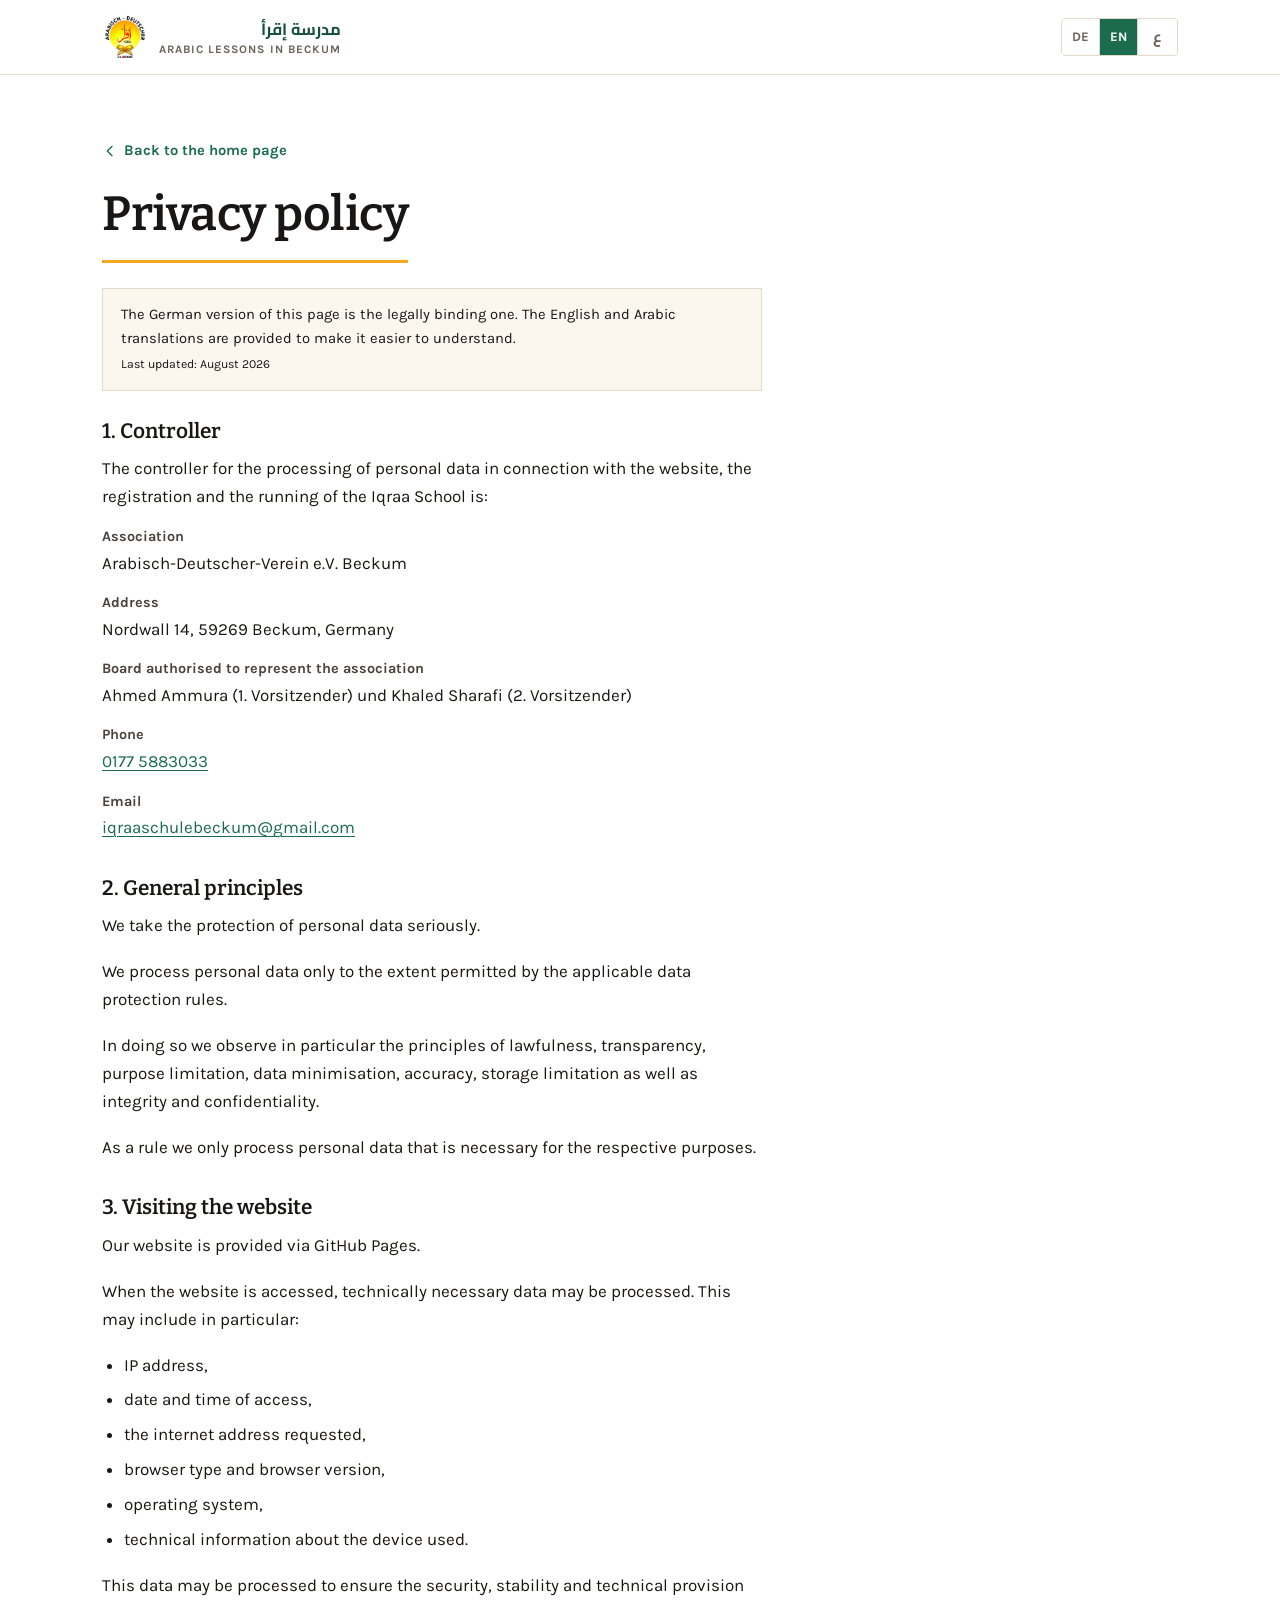
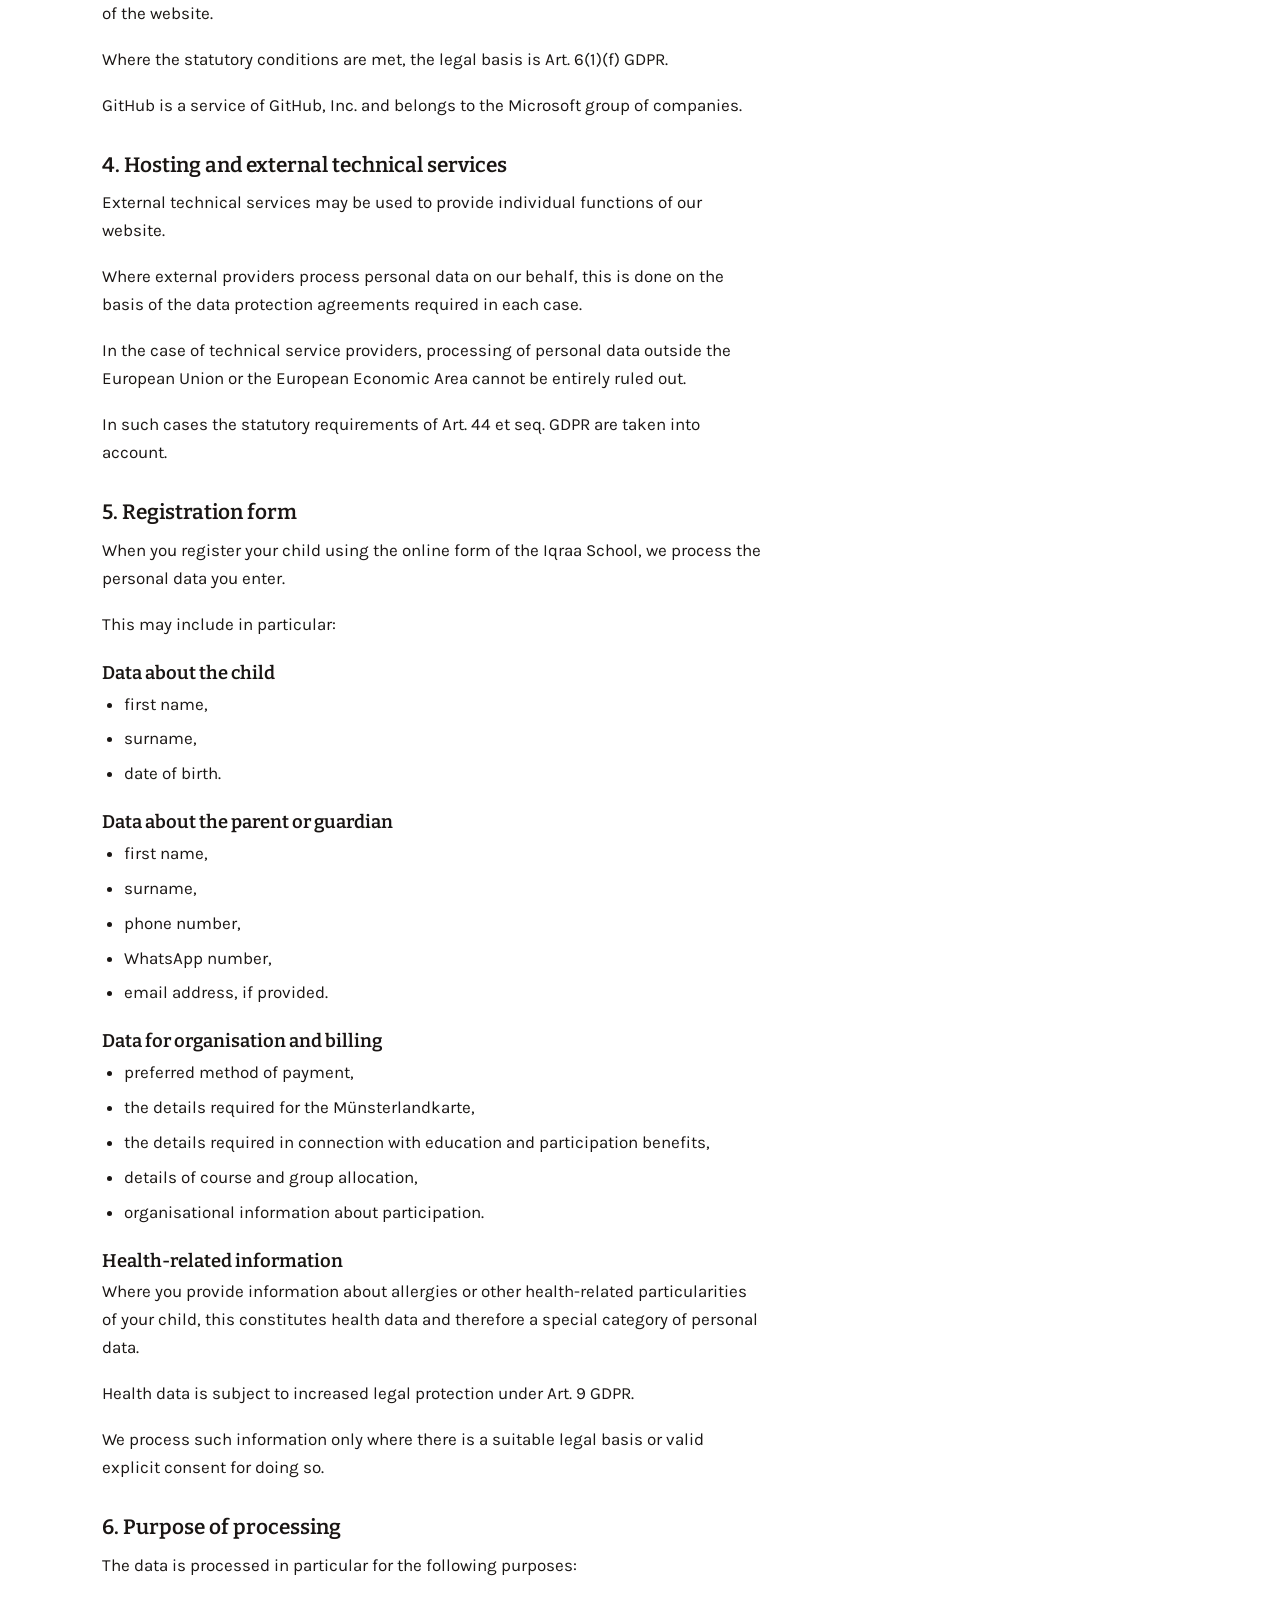
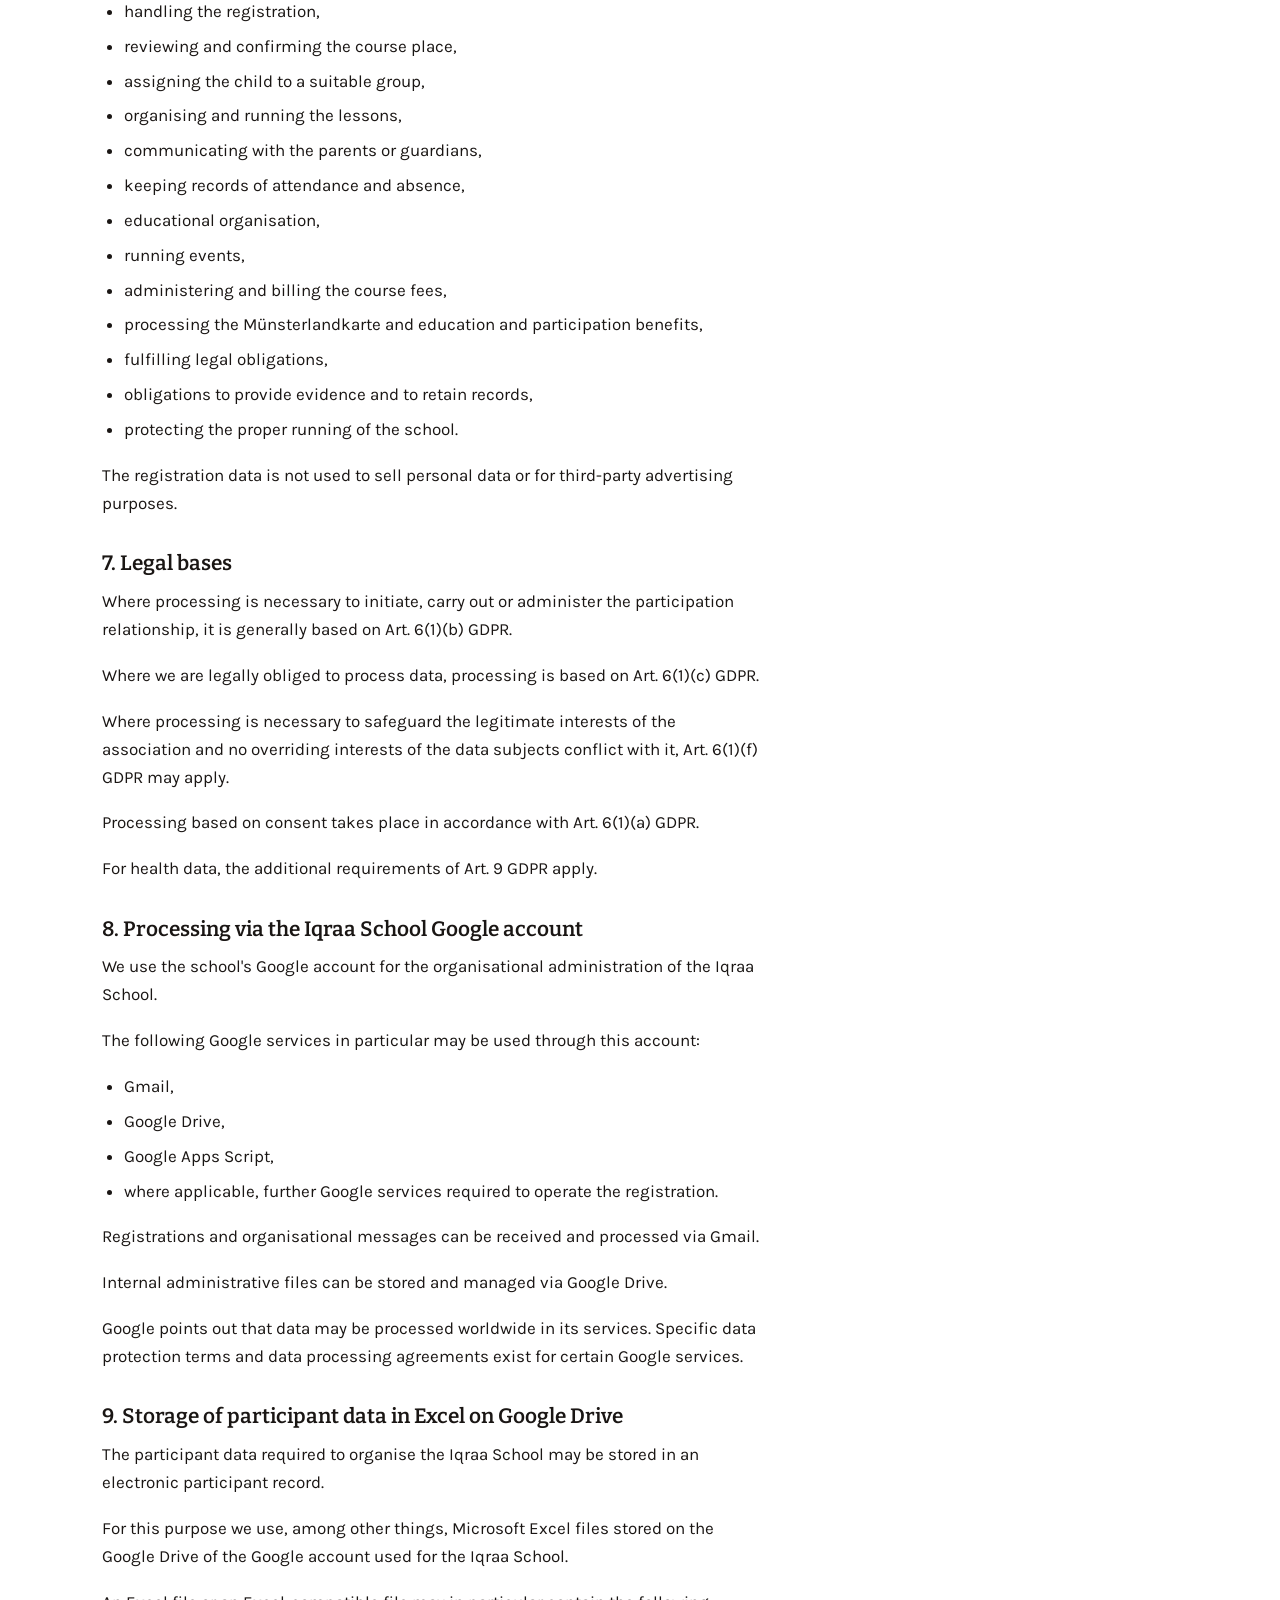
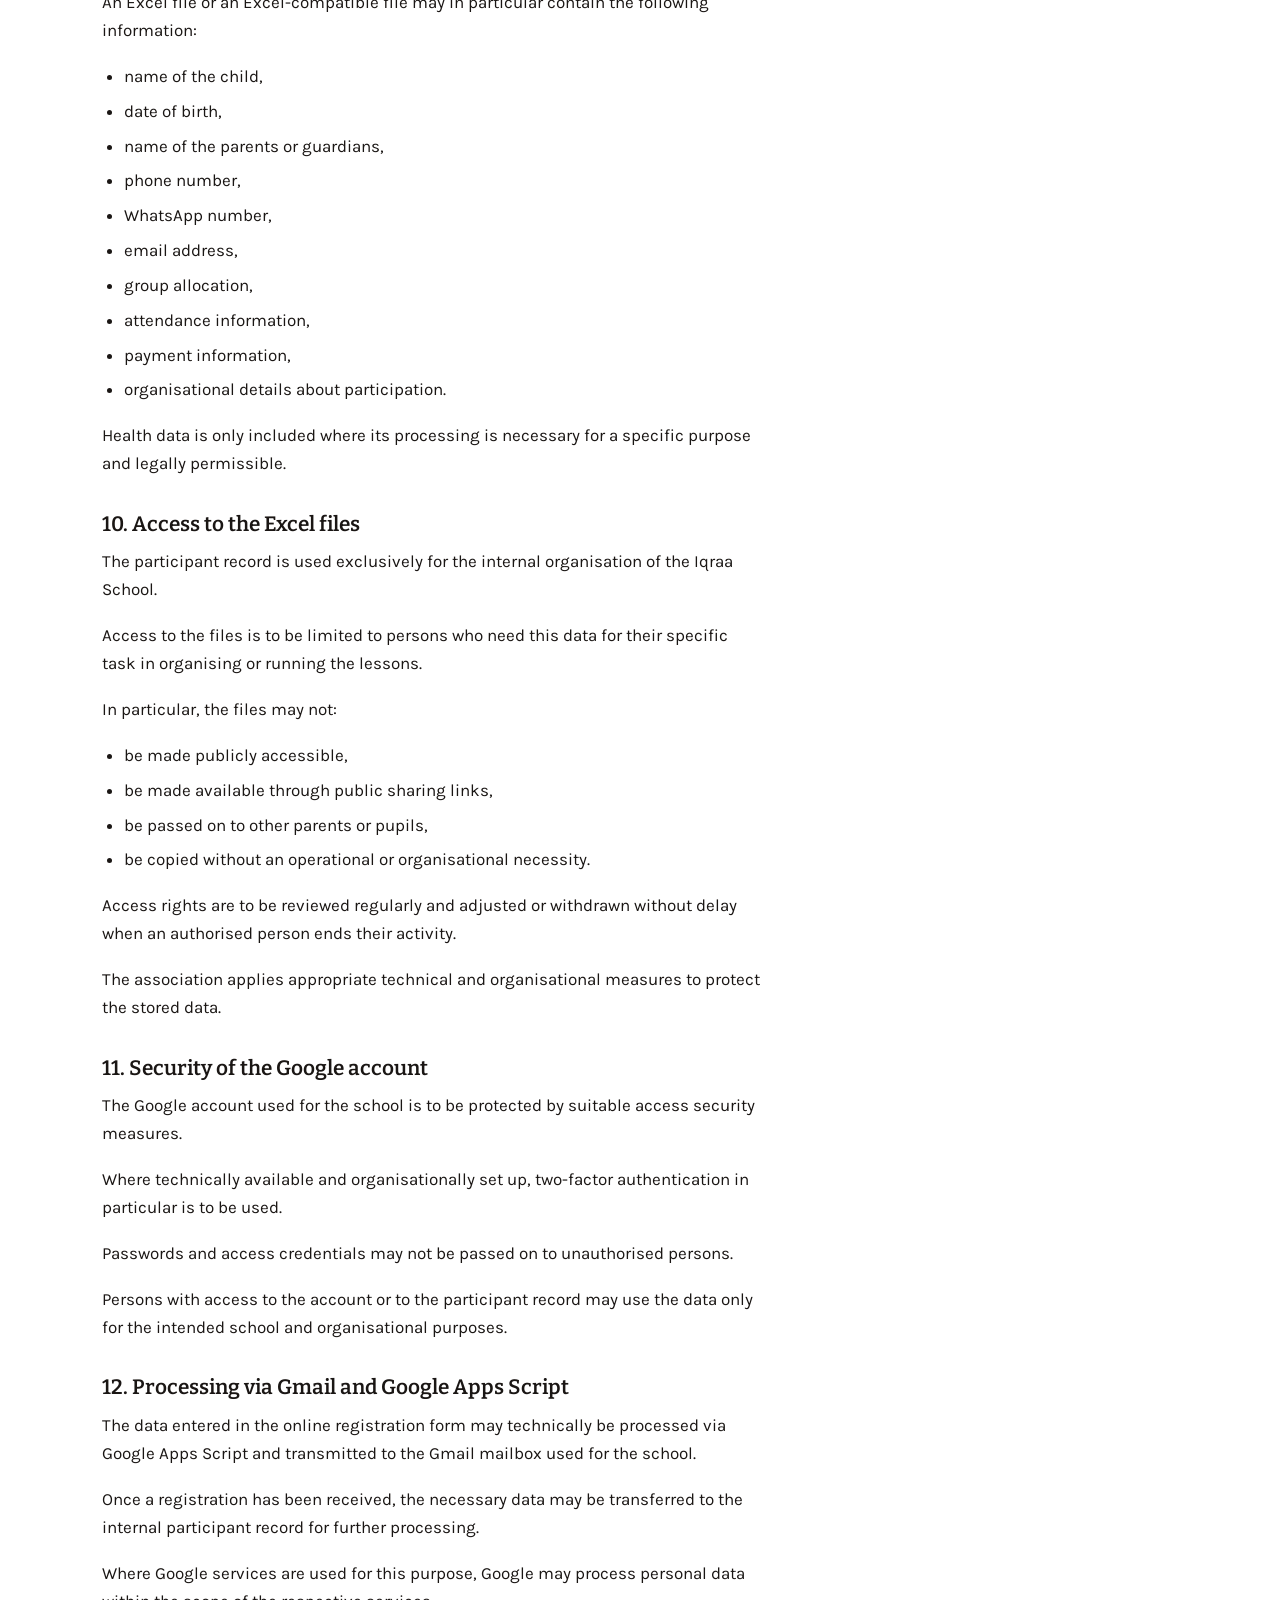
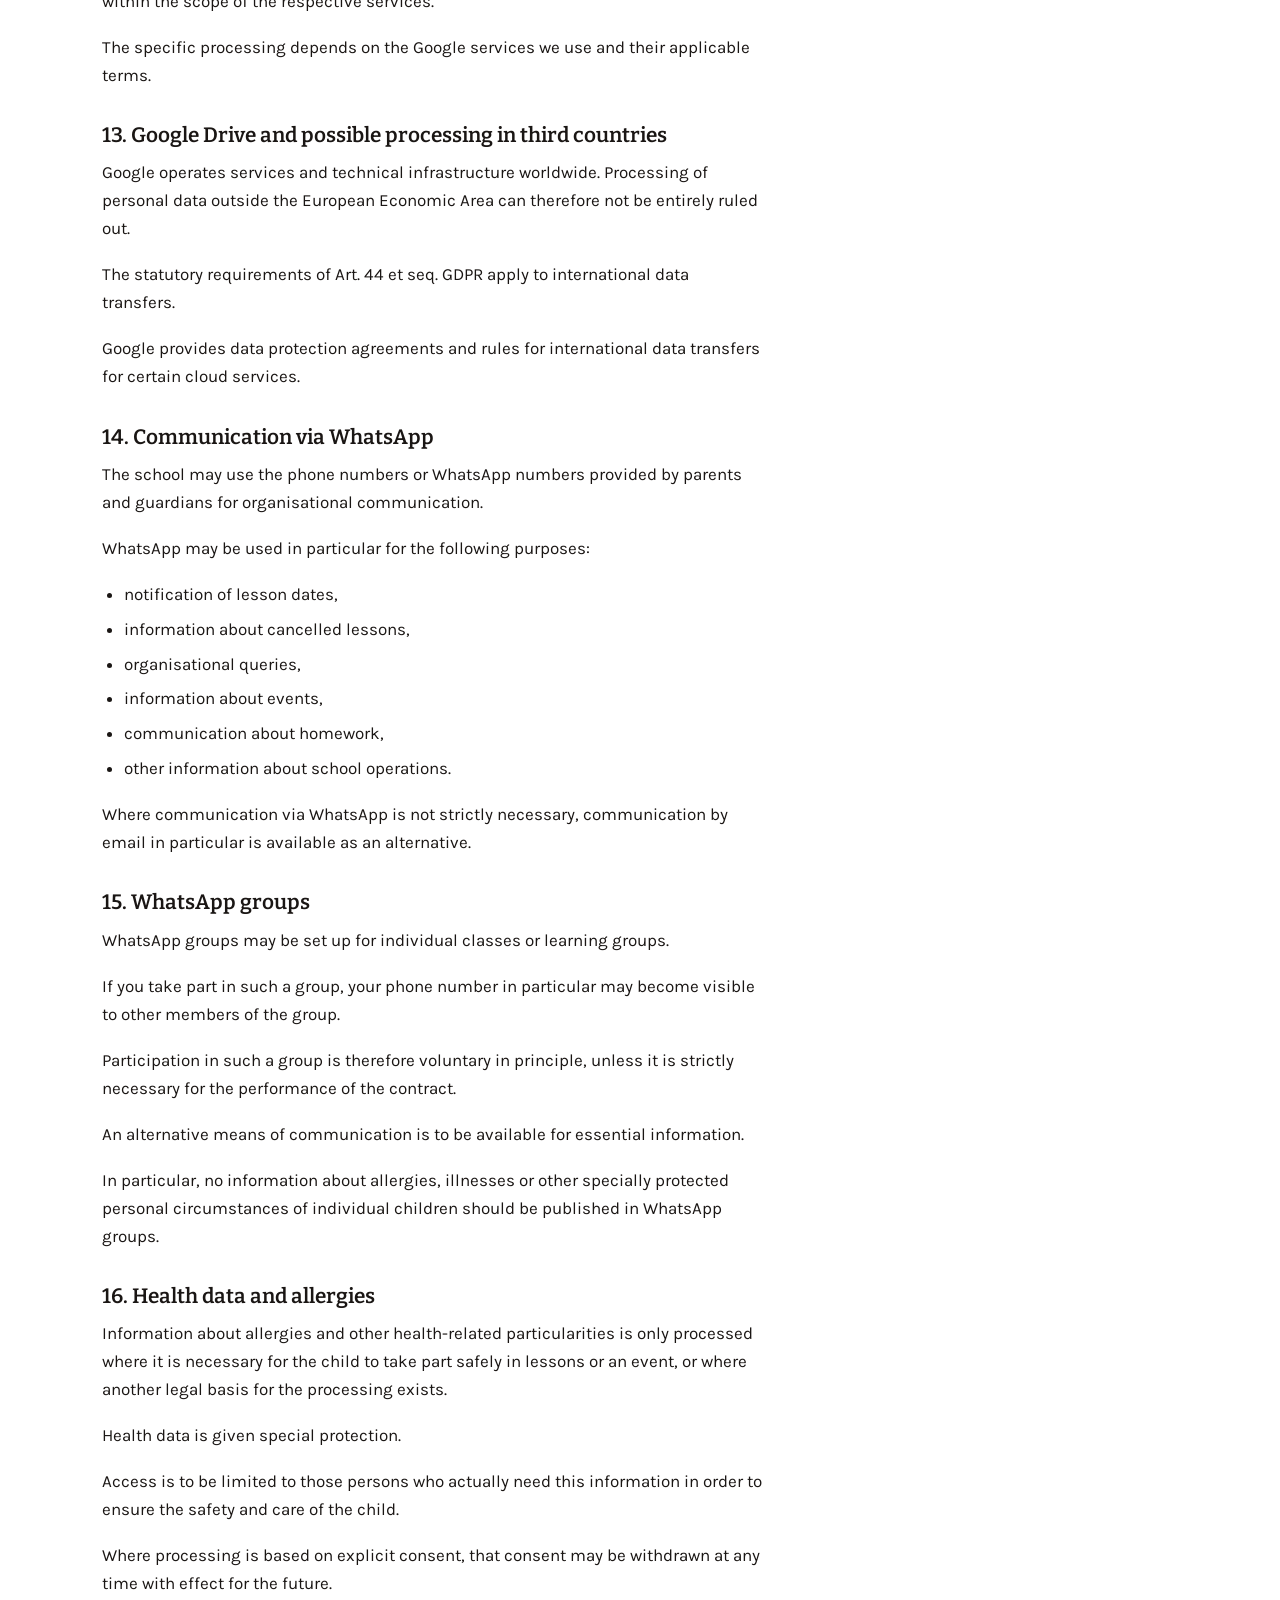
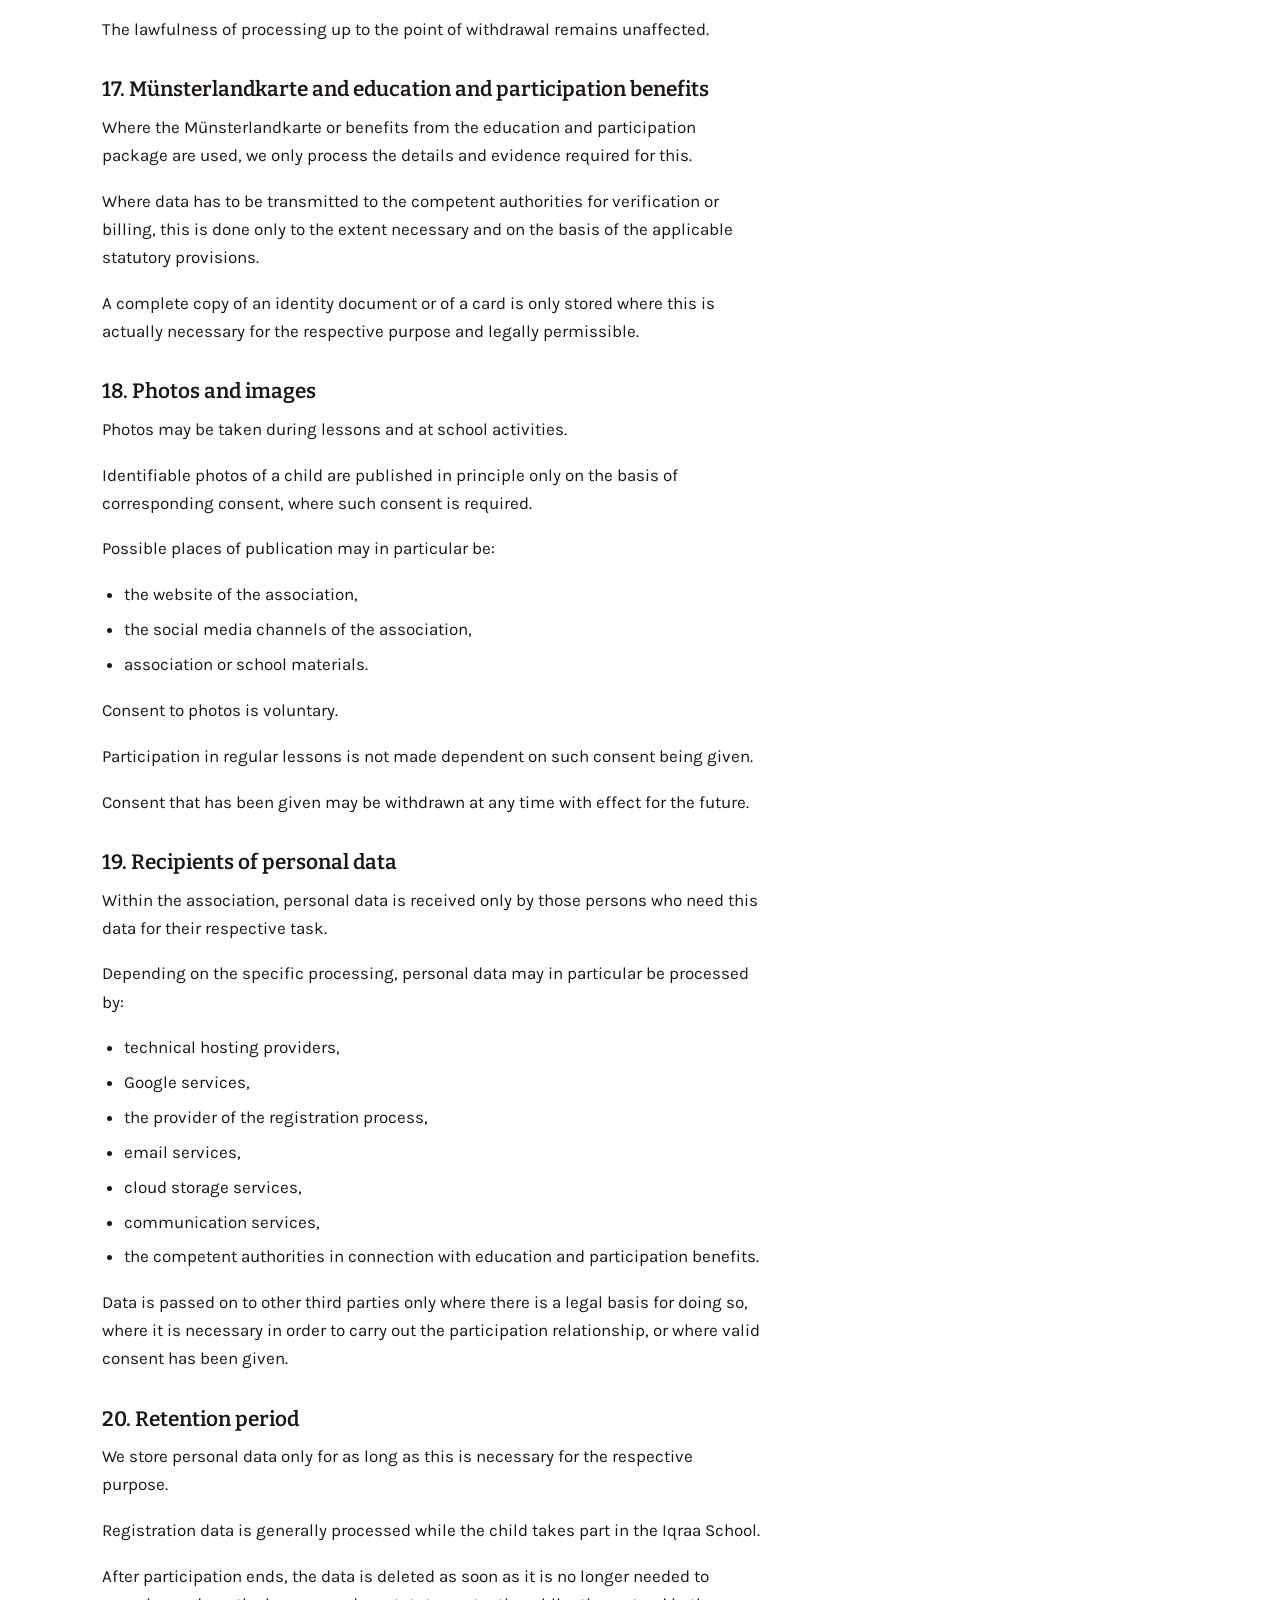
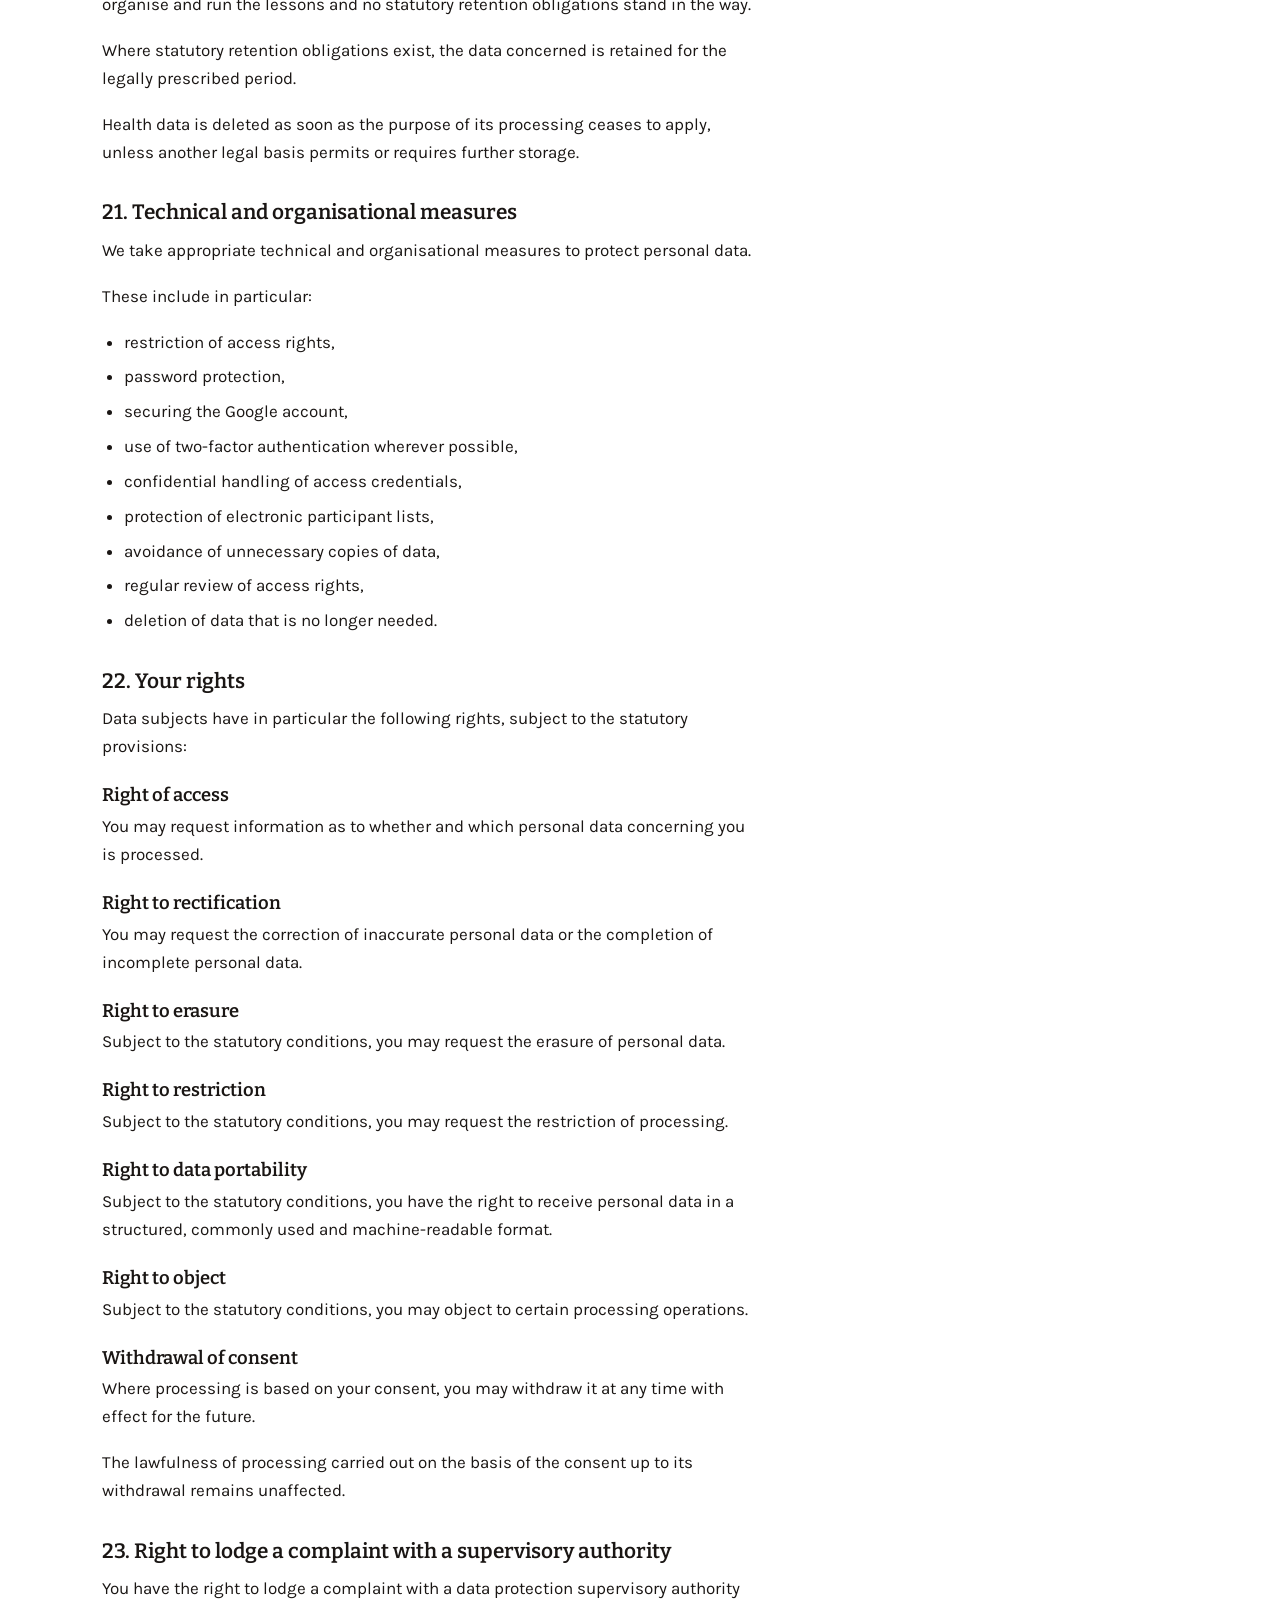
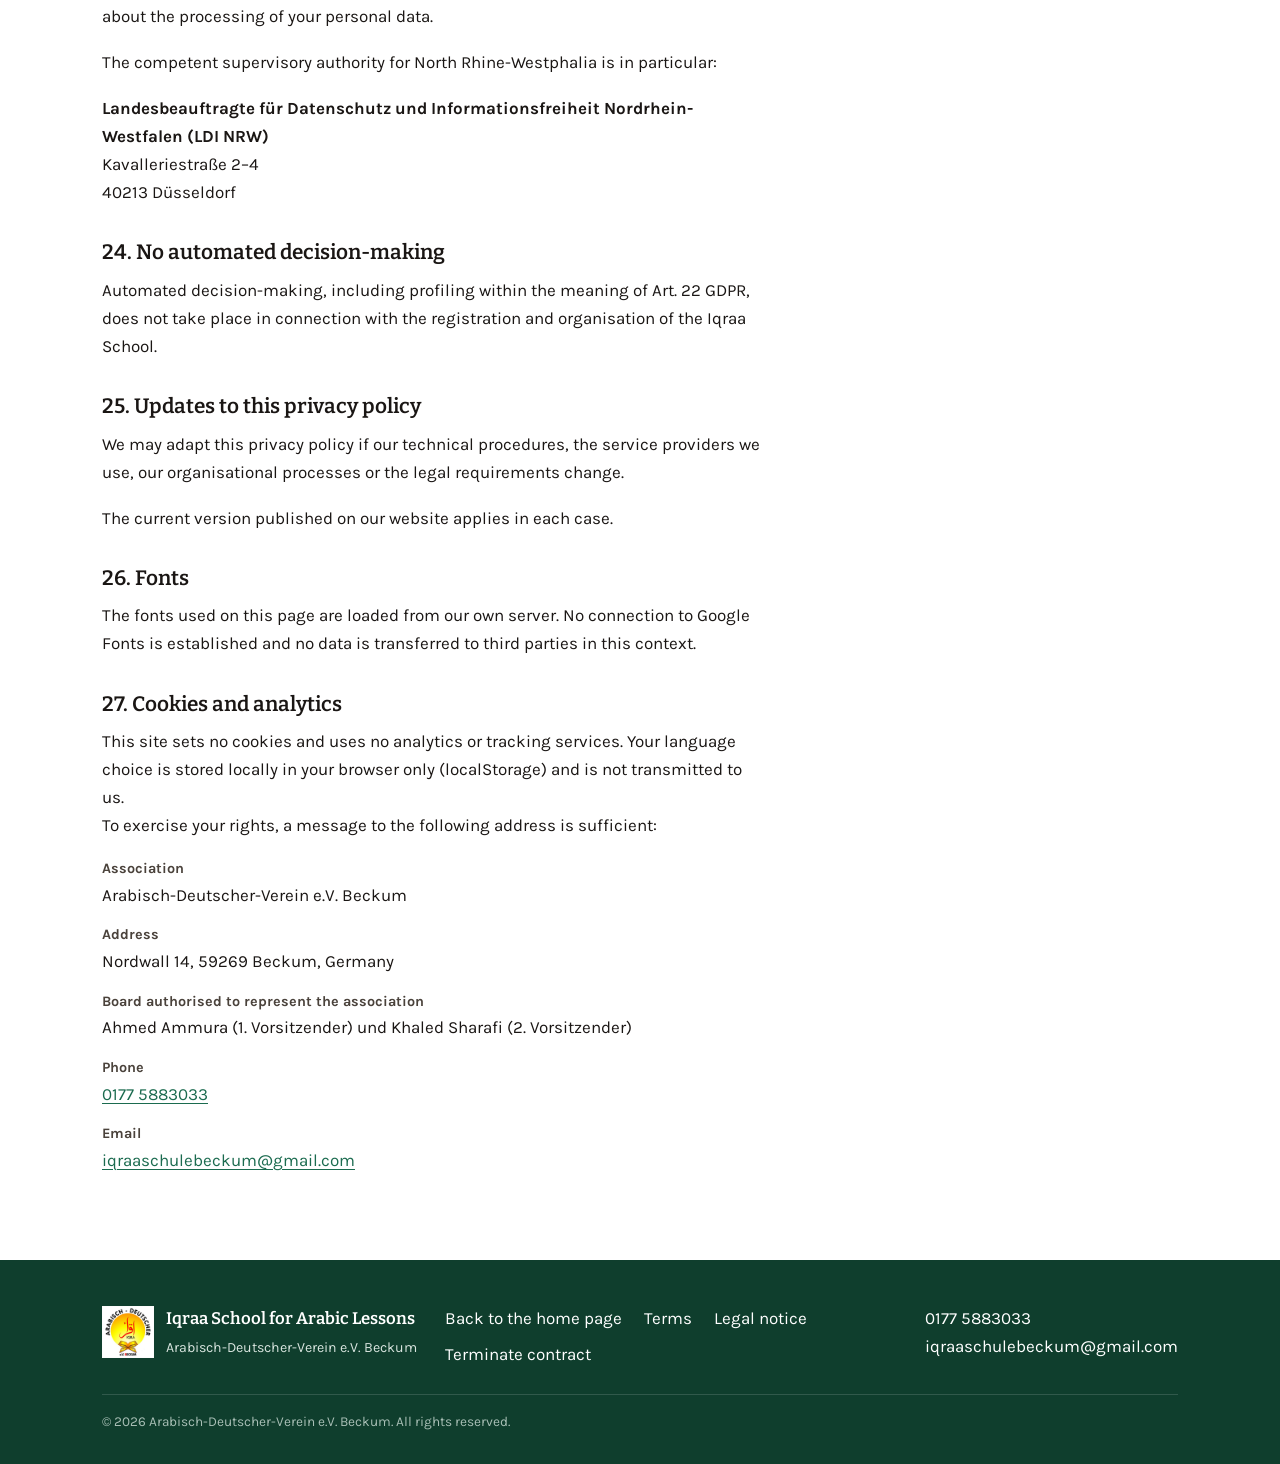
<file: datenschutz.html>
<!DOCTYPE html>
<html lang="de" dir="ltr">
<head>
<meta charset="utf-8">
<meta name="viewport" content="width=device-width, initial-scale=1">
<title>Datenschutzerklärung — Iqraa-Schule Beckum</title>
<meta name="description" content="Datenschutzerklärung der Iqraa-Schule für Arabischunterricht in Beckum.">
<meta name="robots" content="noindex">
<link rel="icon" href="assets/favicon.svg" type="image/svg+xml">
<link rel="stylesheet" href="assets/fonts.css">
<link rel="stylesheet" href="assets/site.css">

<!-- Reihenfolge ist wichtig: erst Daten, dann Texte, dann die Rechtstexte,
     zuletzt das Verhalten. i18n-legal.js haengt sich in window.I18N ein und
     muss deshalb nach i18n.js und vor site.js stehen. -->
<script src="assets/config.js" defer></script>
<script src="assets/i18n.js" defer></script>
<script src="assets/i18n-legal.js" defer></script>
<script src="assets/site.js" defer></script>

<!--
  HINWEIS ZUM DEUTSCHEN TEXT IN DIESER DATEI
  Der deutsche Text steht hier nur als Rueckfallebene - er sorgt dafuer,
  dass die Seite auch ohne JavaScript lesbar bleibt. Sobald JavaScript
  laeuft, kommen ALLE Texte aus assets/i18n-legal.js. Aenderungen also
  immer dort vornehmen.
-->
</head>

<body data-page="datenschutz">

<a class="skip" href="#inhalt" data-i18n="skip">Zum Inhalt springen</a>

<header class="site-header">
  <div class="wrap header-inner">
    <a class="brand" href="index.html" data-keep-lang="index.html">
      <img class="brand-logo" src="assets/logo.png" alt="" width="46" height="46">
      <span class="brand-text">
        <span class="brand-ar" lang="ar" dir="rtl">&#1605;&#1583;&#1585;&#1587;&#1577; &#1573;&#1602;&#1585;&#1571;</span>
        <span class="brand-de" data-i18n="brand.sub">Arabischunterricht Beckum</span>
      </span>
    </a>

    <div class="lang-switch" role="group" data-i18n-aria="lang.label" aria-label="Sprache w&auml;hlen">
      <button type="button" data-lang="de" aria-pressed="true"  data-i18n-title="lang.de" title="Auf Deutsch anzeigen">DE</button>
      <button type="button" data-lang="en" aria-pressed="false" data-i18n-title="lang.en" title="Show in English">EN</button>
      <button type="button" data-lang="ar" aria-pressed="false" data-i18n-title="lang.ar" title="&#1593;&#1585;&#1590; &#1576;&#1575;&#1604;&#1593;&#1585;&#1576;&#1610;&#1577;" lang="ar">&#1593;</button>
    </div>
  </div>
</header>


<main id="inhalt" class="legal">
  <div class="wrap">

    <a class="zurueck" href="index.html" data-keep-lang="index.html">
      <svg viewBox="0 0 24 24" width="16" height="16" fill="none" stroke="currentColor" stroke-width="2" stroke-linecap="round" stroke-linejoin="round" aria-hidden="true">
        <path d="M15 5l-7 7 7 7"/>
      </svg>
      <span data-i18n="legal.zurueck">Zur&uuml;ck zur Startseite</span>
    </a>

    <h1 class="section-title"><span data-i18n="ds.title">Datenschutzerklärung</span></h1>

    <div class="prose">
      <p class="rechtshinweis">
        <span data-i18n="legal.massgeblich">Rechtlich maßgeblich ist die deutsche Fassung dieser Seite. Die englische und die arabische Übersetzung dienen dem besseren Verständnis.</span>
        <br>
        <small><span data-i18n="ds.stand">Stand:</span>
        <span data-cfg="standDatenschutz">August 2026</span></small>
      </p>

      <h2 data-i18n="ds.1.title">1. Verantwortlicher</h2>
      <div data-i18n-html="ds.1.body"><p>Verantwortlicher für die Verarbeitung personenbezogener Daten im Zusammenhang mit der Website, der Anmeldung und der Durchführung der Iqraa-Schule ist:</p></div>
      <dl>
        <dt data-i18n="imp.verein">Verein</dt>
        <dd><span data-cfg="impressum.verein">Arabisch-Deutscher-Verein e.V. Beckum</span></dd>
        <dt data-i18n="imp.anschrift">Anschrift</dt>
        <dd><span data-cfg="impressum.anschrift">Nordwall 14, 59269 Beckum</span>, <span data-i18n="imp.land">Deutschland</span></dd>
        <dt data-i18n="imp.vertreten">Vertretungsberechtigter Vorstand</dt>
        <dd><span data-cfg="impressum.vertreten">Ahmed Ammura (1. Vorsitzender) und Khaled Sharafi (2. Vorsitzender)</span></dd>
        <dt data-i18n="imp.telefon">Telefon</dt>
        <dd><a data-cfg-href="tel" href="#" class="ltr" data-cfg="telefon">0177 5883033</a></dd>
        <dt data-i18n="imp.email">E-Mail</dt>
        <dd><a data-cfg-href="mail" href="#" class="ltr" data-cfg="email">iqraaschulebeckum@gmail.com</a></dd>
      </dl>

      <h2 data-i18n="ds.2.title">2. Allgemeine Grundsätze</h2>
      <div data-i18n-html="ds.2.body"><p>Wir nehmen den Schutz personenbezogener Daten ernst.</p><p>Wir verarbeiten personenbezogene Daten nur, soweit dies nach den geltenden datenschutzrechtlichen Vorschriften zulässig ist.</p><p>Dabei beachten wir insbesondere die Grundsätze der Rechtmäßigkeit, Transparenz, Zweckbindung, Datenminimierung, Richtigkeit, Speicherbegrenzung sowie Integrität und Vertraulichkeit.</p><p>Wir verarbeiten grundsätzlich nur solche personenbezogenen Daten, die für die jeweiligen Zwecke erforderlich sind.</p></div>

      <h2 data-i18n="ds.3.title">3. Besuch der Website</h2>
      <div data-i18n-html="ds.3.body"><p>Unsere Website wird über GitHub Pages bereitgestellt.</p><p>Beim Aufruf der Website können technisch erforderliche Daten verarbeitet werden. Hierzu können insbesondere gehören:</p><ul><li>IP-Adresse,</li><li>Datum und Uhrzeit des Zugriffs,</li><li>angeforderte Internetadresse,</li><li>Browsertyp und Browserversion,</li><li>Betriebssystem,</li><li>technische Informationen über das verwendete Endgerät.</li></ul><p>Diese Daten können zur Gewährleistung der Sicherheit, Stabilität und technischen Bereitstellung der Website verarbeitet werden.</p><p>Die Rechtsgrundlage ist, soweit die gesetzlichen Voraussetzungen vorliegen, Art. 6 Abs. 1 lit. f DSGVO.</p><p>GitHub ist ein Dienst der GitHub, Inc. und gehört zur Microsoft-Unternehmensgruppe.</p></div>

      <h2 data-i18n="ds.4.title">4. Hosting und externe technische Dienste</h2>
      <div data-i18n-html="ds.4.body"><p>Für die Bereitstellung einzelner Funktionen unserer Website können externe technische Dienste eingesetzt werden.</p><p>Soweit externe Anbieter personenbezogene Daten in unserem Auftrag verarbeiten, erfolgt dies auf Grundlage der jeweils erforderlichen datenschutzrechtlichen Vereinbarungen.</p><p>Bei technischen Dienstleistern kann eine Verarbeitung personenbezogener Daten außerhalb der Europäischen Union bzw. des Europäischen Wirtschaftsraums nicht vollständig ausgeschlossen werden.</p><p>In solchen Fällen werden die gesetzlichen Anforderungen der Art. 44 ff. DSGVO berücksichtigt.</p></div>

      <h2 id="anmeldung" data-i18n="ds.5.title">5. Anmeldeformular</h2>
      <div data-i18n-html="ds.5.body"><p>Wenn Sie Ihr Kind über das Online-Formular der Iqraa-Schule anmelden, verarbeiten wir die von Ihnen eingegebenen personenbezogenen Daten.</p><p>Hierzu können insbesondere gehören:</p><h3>Daten des Kindes</h3><ul><li>Vorname,</li><li>Nachname,</li><li>Geburtsdatum.</li></ul><h3>Daten des Erziehungsberechtigten</h3><ul><li>Vorname,</li><li>Nachname,</li><li>Telefonnummer,</li><li>WhatsApp-Nummer,</li><li>E-Mail-Adresse, sofern angegeben.</li></ul><h3>Daten zur Organisation und Abrechnung</h3><ul><li>gewünschte Zahlungsart,</li><li>erforderliche Angaben zur Münsterlandkarte,</li><li>erforderliche Angaben im Zusammenhang mit Bildungs- und Teilhabeleistungen,</li><li>Angaben zur Kurs- und Gruppenzuordnung,</li><li>organisatorische Informationen zur Teilnahme.</li></ul><h3>Gesundheitsbezogene Angaben</h3><p>Soweit Sie Angaben zu Allergien oder anderen gesundheitlichen Besonderheiten Ihres Kindes machen, handelt es sich um Gesundheitsdaten und damit um eine besondere Kategorie personenbezogener Daten.</p><p>Gesundheitsdaten unterliegen einem erhöhten gesetzlichen Schutz nach Art. 9 DSGVO.</p><p>Wir verarbeiten solche Angaben nur, soweit eine hierfür geeignete gesetzliche Grundlage oder eine wirksame ausdrückliche Einwilligung besteht.</p></div>

      <h2 data-i18n="ds.6.title">6. Zweck der Verarbeitung</h2>
      <div data-i18n-html="ds.6.body"><p>Die Daten werden insbesondere zu folgenden Zwecken verarbeitet:</p><ul><li>Bearbeitung der Anmeldung,</li><li>Prüfung und Bestätigung des Kursplatzes,</li><li>Einteilung des Kindes in eine geeignete Gruppe,</li><li>Organisation und Durchführung des Unterrichts,</li><li>Kommunikation mit den Erziehungsberechtigten,</li><li>Verwaltung von Anwesenheiten und Fehlzeiten,</li><li>pädagogische Organisation,</li><li>Durchführung von Veranstaltungen,</li><li>Verwaltung und Abrechnung der Kursgebühren,</li><li>Bearbeitung von Münsterlandkarte und Bildungs- und Teilhabeleistungen,</li><li>Erfüllung gesetzlicher Pflichten,</li><li>Nachweis- und Aufbewahrungspflichten,</li><li>Schutz des ordnungsgemäßen Schulbetriebs.</li></ul><p>Eine Verwendung der Anmeldedaten zum Verkauf personenbezogener Daten oder zu fremden Werbezwecken erfolgt nicht.</p></div>

      <h2 data-i18n="ds.7.title">7. Rechtsgrundlagen</h2>
      <div data-i18n-html="ds.7.body"><p>Soweit die Verarbeitung für die Anbahnung, Durchführung oder Verwaltung des Teilnahmeverhältnisses erforderlich ist, erfolgt sie grundsätzlich auf Grundlage von Art. 6 Abs. 1 lit. b DSGVO.</p><p>Soweit wir gesetzlich zur Verarbeitung verpflichtet sind, erfolgt die Verarbeitung auf Grundlage von Art. 6 Abs. 1 lit. c DSGVO.</p><p>Soweit die Verarbeitung zur Wahrung berechtigter Interessen des Vereins erforderlich ist und keine überwiegenden Interessen der betroffenen Personen entgegenstehen, kann Art. 6 Abs. 1 lit. f DSGVO Anwendung finden.</p><p>Verarbeitungen auf Grundlage einer Einwilligung erfolgen nach Art. 6 Abs. 1 lit. a DSGVO.</p><p>Für Gesundheitsdaten gelten zusätzlich die besonderen Voraussetzungen des Art. 9 DSGVO.</p></div>

      <h2 data-i18n="ds.8.title">8. Verarbeitung über das Google-Konto der Iqraa-Schule</h2>
      <div data-i18n-html="ds.8.body"><p>Für die organisatorische Verwaltung der Iqraa-Schule verwenden wir das Google-Konto der Schule.</p><p>Über dieses Konto können insbesondere folgende Google-Dienste genutzt werden:</p><ul><li>Gmail,</li><li>Google Drive,</li><li>Google Apps Script,</li><li>gegebenenfalls weitere für den Betrieb der Anmeldung erforderliche Google-Dienste.</li></ul><p>Über Gmail können Anmeldungen und organisatorische Nachrichten empfangen und bearbeitet werden.</p><p>Über Google Drive können interne Verwaltungsdateien gespeichert und verwaltet werden.</p><p>Google weist darauf hin, dass Daten bei seinen Diensten weltweit verarbeitet werden können. Für bestimmte Google-Dienste bestehen besondere Datenschutzbedingungen und Datenverarbeitungsvereinbarungen.</p></div>

      <h2 data-i18n="ds.9.title">9. Speicherung der Teilnehmerdaten in Excel auf Google Drive</h2>
      <div data-i18n-html="ds.9.body"><p>Die für die Organisation der Iqraa-Schule erforderlichen Teilnehmerdaten können in einer elektronischen Teilnehmerverwaltung gespeichert werden.</p><p>Hierfür verwenden wir unter anderem Microsoft-Excel-Dateien, die auf Google Drive des für die Iqraa-Schule verwendeten Google-Kontos gespeichert werden.</p><p>Dabei kann insbesondere eine Excel-Datei bzw. eine Excel-kompatible Datei folgende Informationen enthalten:</p><ul><li>Name des Kindes,</li><li>Geburtsdatum,</li><li>Name der Erziehungsberechtigten,</li><li>Telefonnummer,</li><li>WhatsApp-Nummer,</li><li>E-Mail-Adresse,</li><li>Gruppenzuordnung,</li><li>Anwesenheitsinformationen,</li><li>Zahlungsinformationen,</li><li>organisatorische Angaben zur Teilnahme.</li></ul><p>Gesundheitsdaten werden nur aufgenommen, soweit ihre Verarbeitung für einen konkreten Zweck erforderlich und rechtlich zulässig ist.</p></div>

      <h2 data-i18n="ds.10.title">10. Zugriff auf die Excel-Dateien</h2>
      <div data-i18n-html="ds.10.body"><p>Die Teilnehmerverwaltung wird ausschließlich für die interne Organisation der Iqraa-Schule verwendet.</p><p>Der Zugriff auf die Dateien ist auf Personen zu beschränken, die diese Daten aufgrund ihrer konkreten Aufgabe für die Organisation oder Durchführung des Unterrichts benötigen.</p><p>Die Dateien dürfen insbesondere:</p><ul><li>nicht öffentlich zugänglich gemacht werden,</li><li>nicht über öffentliche Freigabelinks bereitgestellt werden,</li><li>nicht an andere Eltern oder Schüler weitergegeben werden,</li><li>nicht ohne dienstliche bzw. organisatorische Notwendigkeit kopiert werden.</li></ul><p>Zugriffsberechtigungen sollen regelmäßig überprüft und bei Beendigung der Tätigkeit einer zugriffsberechtigten Person unverzüglich angepasst oder entzogen werden.</p><p>Der Verein setzt angemessene technische und organisatorische Maßnahmen zum Schutz der gespeicherten Daten ein.</p></div>

      <h2 data-i18n="ds.11.title">11. Sicherheit des Google-Kontos</h2>
      <div data-i18n-html="ds.11.body"><p>Das für die Schule verwendete Google-Konto ist durch geeignete Zugangssicherheitsmaßnahmen zu schützen.</p><p>Soweit technisch verfügbar und organisatorisch eingerichtet, soll insbesondere eine Zwei-Faktor-Authentifizierung verwendet werden.</p><p>Passwörter und Zugangsdaten dürfen nicht an unbefugte Personen weitergegeben werden.</p><p>Personen, die Zugriff auf das Konto oder die Teilnehmerverwaltung haben, dürfen die Daten nur für die vorgesehenen schulischen und organisatorischen Zwecke verwenden.</p></div>

      <h2 data-i18n="ds.12.title">12. Verarbeitung über Gmail und Google Apps Script</h2>
      <div data-i18n-html="ds.12.body"><p>Die über das Online-Anmeldeformular eingegebenen Daten können technisch über Google Apps Script verarbeitet und an das für die Schule verwendete Gmail-Postfach übermittelt werden.</p><p>Nach Eingang der Anmeldung können die erforderlichen Daten zur weiteren Bearbeitung in die interne Teilnehmerverwaltung übernommen werden.</p><p>Soweit hierfür Google-Dienste eingesetzt werden, kann Google personenbezogene Daten im Rahmen der jeweiligen Dienste verarbeiten.</p><p>Die konkrete Verarbeitung richtet sich nach den von uns eingesetzten Google-Diensten und deren jeweils geltenden Bedingungen.</p></div>

      <h2 data-i18n="ds.13.title">13. Google Drive und mögliche Drittlandverarbeitung</h2>
      <div data-i18n-html="ds.13.body"><p>Google betreibt Dienste und technische Infrastruktur weltweit. Eine Verarbeitung personenbezogener Daten außerhalb des Europäischen Wirtschaftsraums kann daher nicht vollständig ausgeschlossen werden.</p><p>Für internationale Datenübermittlungen gelten die gesetzlichen Anforderungen der Art. 44 ff. DSGVO.</p><p>Google stellt für bestimmte Cloud-Dienste Datenschutzvereinbarungen und Regelungen für internationale Datenübermittlungen bereit.</p></div>

      <h2 data-i18n="ds.14.title">14. Kommunikation über WhatsApp</h2>
      <div data-i18n-html="ds.14.body"><p>Die Schule kann die von den Erziehungsberechtigten angegebenen Telefonnummern bzw. WhatsApp-Nummern zur organisatorischen Kommunikation verwenden.</p><p>WhatsApp kann insbesondere für folgende Zwecke eingesetzt werden:</p><ul><li>Mitteilung von Unterrichtsterminen,</li><li>Informationen zu Unterrichtsausfällen,</li><li>organisatorische Rückfragen,</li><li>Informationen zu Veranstaltungen,</li><li>Kommunikation über Hausaufgaben,</li><li>sonstige Informationen zum Schulbetrieb.</li></ul><p>Soweit eine Kommunikation über WhatsApp nicht zwingend erforderlich ist, kann alternativ insbesondere per E-Mail kommuniziert werden.</p></div>

      <h2 data-i18n="ds.15.title">15. WhatsApp-Gruppen</h2>
      <div data-i18n-html="ds.15.body"><p>Für einzelne Klassen oder Lerngruppen können WhatsApp-Gruppen eingerichtet werden.</p><p>Bei einer Teilnahme an einer solchen Gruppe kann insbesondere die Telefonnummer eines Teilnehmers für andere Mitglieder der Gruppe sichtbar werden.</p><p>Die Teilnahme an einer solchen Gruppe erfolgt deshalb grundsätzlich freiwillig, soweit sie nicht zwingend für die Durchführung des Vertrags erforderlich ist.</p><p>Für wesentliche Informationen soll eine alternative Kommunikationsmöglichkeit zur Verfügung stehen.</p><p>In WhatsApp-Gruppen sollen insbesondere keine Informationen über Allergien, Krankheiten oder sonstige besonders geschützte persönliche Umstände einzelner Kinder veröffentlicht werden.</p></div>

      <h2 data-i18n="ds.16.title">16. Gesundheitsdaten und Allergien</h2>
      <div data-i18n-html="ds.16.body"><p>Angaben zu Allergien und sonstigen gesundheitlichen Besonderheiten werden nur verarbeitet, wenn sie für die sichere Teilnahme des Kindes am Unterricht oder an einer Veranstaltung erforderlich sind oder eine andere rechtliche Grundlage für die Verarbeitung besteht.</p><p>Gesundheitsdaten werden besonders geschützt.</p><p>Der Zugriff soll auf diejenigen Personen beschränkt werden, die diese Informationen tatsächlich benötigen, um die Sicherheit und Betreuung des Kindes zu gewährleisten.</p><p>Soweit die Verarbeitung auf einer ausdrücklichen Einwilligung beruht, kann diese jederzeit mit Wirkung für die Zukunft widerrufen werden.</p><p>Die Rechtmäßigkeit der Verarbeitung bis zum Zeitpunkt des Widerrufs bleibt unberührt.</p></div>

      <h2 data-i18n="ds.17.title">17. Münsterlandkarte und Bildungs- und Teilhabeleistungen</h2>
      <div data-i18n-html="ds.17.body"><p>Soweit die Münsterlandkarte oder Leistungen des Bildungs- und Teilhabepakets genutzt werden, verarbeiten wir nur die hierfür erforderlichen Angaben und Nachweise.</p><p>Soweit Daten zur Prüfung oder Abrechnung an zuständige Stellen übermittelt werden müssen, erfolgt dies nur im erforderlichen Umfang und auf Grundlage der jeweils einschlägigen gesetzlichen Vorschriften.</p><p>Eine vollständige Kopie eines Ausweisdokuments oder einer Karte wird nur gespeichert, wenn dies für den jeweiligen Zweck tatsächlich erforderlich und rechtlich zulässig ist.</p></div>

      <h2 data-i18n="ds.18.title">18. Fotos und Bildaufnahmen</h2>
      <div data-i18n-html="ds.18.body"><p>Während des Unterrichts und bei schulischen Aktivitäten können Fotos aufgenommen werden.</p><p>Eine Veröffentlichung identifizierbarer Fotos eines Kindes erfolgt grundsätzlich nur auf Grundlage einer entsprechenden Einwilligung, soweit eine solche erforderlich ist.</p><p>Mögliche Veröffentlichungsorte können insbesondere sein:</p><ul><li>Website des Vereins,</li><li>Social-Media-Auftritte des Vereins,</li><li>Vereins- oder Schulmaterialien.</li></ul><p>Die Fotoeinwilligung ist freiwillig.</p><p>Die Teilnahme am regulären Unterricht wird nicht davon abhängig gemacht, dass die Einwilligung erteilt wird.</p><p>Eine erteilte Einwilligung kann jederzeit mit Wirkung für die Zukunft widerrufen werden.</p></div>

      <h2 data-i18n="ds.19.title">19. Empfänger personenbezogener Daten</h2>
      <div data-i18n-html="ds.19.body"><p>Innerhalb des Vereins erhalten personenbezogene Daten nur diejenigen Personen, die diese Daten für ihre jeweilige Aufgabe benötigen.</p><p>Je nach konkreter Verarbeitung können personenbezogene Daten insbesondere verarbeitet werden durch:</p><ul><li>technische Hostinganbieter,</li><li>Google-Dienste,</li><li>Anbieter des Anmeldeverfahrens,</li><li>E-Mail-Dienste,</li><li>Cloud-Speicherdienste,</li><li>Kommunikationsdienste,</li><li>zuständige Stellen im Zusammenhang mit Bildungs- und Teilhabeleistungen.</li></ul><p>Eine Weitergabe an sonstige Dritte erfolgt nur, wenn hierfür eine gesetzliche Grundlage besteht, die Weitergabe zur Durchführung des Teilnahmeverhältnisses erforderlich ist oder eine wirksame Einwilligung vorliegt.</p></div>

      <h2 data-i18n="ds.20.title">20. Speicherdauer</h2>
      <div data-i18n-html="ds.20.body"><p>Wir speichern personenbezogene Daten nur so lange, wie dies für den jeweiligen Zweck erforderlich ist.</p><p>Anmeldedaten werden grundsätzlich während der Teilnahme des Kindes an der Iqraa-Schule verarbeitet.</p><p>Nach Beendigung der Teilnahme werden die Daten gelöscht, sobald sie für die Organisation und Durchführung des Unterrichts nicht mehr benötigt werden und keine gesetzlichen Aufbewahrungspflichten entgegenstehen.</p><p>Soweit gesetzliche Aufbewahrungspflichten bestehen, werden die betreffenden Daten für die gesetzlich vorgeschriebene Dauer aufbewahrt.</p><p>Gesundheitsdaten werden gelöscht, sobald der Zweck ihrer Verarbeitung entfällt, soweit keine andere gesetzliche Grundlage eine weitere Speicherung erlaubt oder erfordert.</p></div>

      <h2 data-i18n="ds.21.title">21. Technische und organisatorische Maßnahmen</h2>
      <div data-i18n-html="ds.21.body"><p>Wir treffen angemessene technische und organisatorische Maßnahmen zum Schutz personenbezogener Daten.</p><p>Hierzu gehören insbesondere:</p><ul><li>Beschränkung der Zugriffsrechte,</li><li>Passwortschutz,</li><li>Sicherung des Google-Kontos,</li><li>möglichst Verwendung einer Zwei-Faktor-Authentifizierung,</li><li>vertraulicher Umgang mit Zugangsdaten,</li><li>Schutz elektronischer Teilnehmerlisten,</li><li>Vermeidung unnötiger Datenkopien,</li><li>regelmäßige Überprüfung der Zugriffsberechtigungen,</li><li>Löschung nicht mehr benötigter Daten.</li></ul></div>

      <h2 data-i18n="ds.22.title">22. Ihre Rechte</h2>
      <div data-i18n-html="ds.22.body"><p>Betroffene Personen haben nach Maßgabe der gesetzlichen Vorschriften insbesondere folgende Rechte:</p><h3>Recht auf Auskunft</h3><p>Sie können Auskunft darüber verlangen, ob und welche personenbezogenen Daten über Sie verarbeitet werden.</p><h3>Recht auf Berichtigung</h3><p>Sie können die Berichtigung unrichtiger oder die Vervollständigung unvollständiger personenbezogener Daten verlangen.</p><h3>Recht auf Löschung</h3><p>Sie können unter den gesetzlichen Voraussetzungen die Löschung personenbezogener Daten verlangen.</p><h3>Recht auf Einschränkung</h3><p>Sie können unter den gesetzlichen Voraussetzungen die Einschränkung der Verarbeitung verlangen.</p><h3>Recht auf Datenübertragbarkeit</h3><p>Sie haben unter den gesetzlichen Voraussetzungen das Recht, personenbezogene Daten in einem strukturierten, gängigen und maschinenlesbaren Format zu erhalten.</p><h3>Recht auf Widerspruch</h3><p>Sie können unter den gesetzlichen Voraussetzungen gegen bestimmte Verarbeitungen Widerspruch einlegen.</p><h3>Widerruf von Einwilligungen</h3><p>Soweit eine Verarbeitung auf Ihrer Einwilligung beruht, können Sie diese jederzeit mit Wirkung für die Zukunft widerrufen.</p><p>Die Rechtmäßigkeit der aufgrund der Einwilligung bis zum Widerruf erfolgten Verarbeitung bleibt unberührt.</p></div>

      <h2 data-i18n="ds.23.title">23. Beschwerderecht bei einer Aufsichtsbehörde</h2>
      <div data-i18n-html="ds.23.body"><p>Sie haben das Recht, sich bei einer Datenschutzaufsichtsbehörde über die Verarbeitung Ihrer personenbezogenen Daten zu beschweren.</p><p>Zuständige Aufsichtsbehörde für Nordrhein-Westfalen ist insbesondere:</p><p><strong>Landesbeauftragte für Datenschutz und Informationsfreiheit Nordrhein-Westfalen (LDI NRW)</strong><br>Kavalleriestraße 2–4<br>40213 Düsseldorf</p></div>

      <h2 data-i18n="ds.24.title">24. Keine automatisierte Entscheidungsfindung</h2>
      <div data-i18n-html="ds.24.body"><p>Eine automatisierte Entscheidungsfindung einschließlich Profiling im Sinne von Art. 22 DSGVO findet im Rahmen der Anmeldung und Organisation der Iqraa-Schule nicht statt.</p></div>

      <h2 data-i18n="ds.25.title">25. Aktualisierung dieser Datenschutzerklärung</h2>
      <div data-i18n-html="ds.25.body"><p>Wir können diese Datenschutzerklärung anpassen, wenn sich unsere technischen Verfahren, eingesetzten Dienstleister, organisatorischen Abläufe oder gesetzlichen Anforderungen ändern.</p><p>Es gilt jeweils die auf unserer Website veröffentlichte aktuelle Fassung.</p></div>

      <h2 data-i18n="ds.26.title">26. Schriftarten</h2>
      <div data-i18n-html="ds.26.body"><p>Die auf dieser Seite verwendeten Schriften werden von unserem eigenen Server geladen. Es wird keine Verbindung zu Google Fonts aufgebaut, und es werden dabei keine Daten an Dritte übertragen.</p></div>

      <h2 data-i18n="ds.27.title">27. Cookies und Reichweitenmessung</h2>
      <div data-i18n-html="ds.27.body"><p>Diese Seite setzt keine Cookies und verwendet keine Analyse- oder Trackingdienste. Ihre Sprachauswahl wird ausschließlich lokal in Ihrem Browser gespeichert (localStorage) und nicht an uns übertragen.</p></div>

      <p data-i18n="ds.22.kontakt">Zur Ausübung Ihrer Rechte genügt eine Mitteilung an:</p>
      <dl>
        <dt data-i18n="imp.verein">Verein</dt>
        <dd><span data-cfg="impressum.verein">Arabisch-Deutscher-Verein e.V. Beckum</span></dd>
        <dt data-i18n="imp.anschrift">Anschrift</dt>
        <dd><span data-cfg="impressum.anschrift">Nordwall 14, 59269 Beckum</span>, <span data-i18n="imp.land">Deutschland</span></dd>
        <dt data-i18n="imp.vertreten">Vertretungsberechtigter Vorstand</dt>
        <dd><span data-cfg="impressum.vertreten">Ahmed Ammura (1. Vorsitzender) und Khaled Sharafi (2. Vorsitzender)</span></dd>
        <dt data-i18n="imp.telefon">Telefon</dt>
        <dd><a data-cfg-href="tel" href="#" class="ltr" data-cfg="telefon">0177 5883033</a></dd>
        <dt data-i18n="imp.email">E-Mail</dt>
        <dd><a data-cfg-href="mail" href="#" class="ltr" data-cfg="email">iqraaschulebeckum@gmail.com</a></dd>
      </dl>
    </div>

  </div>
</main>

<footer class="site-footer">
  <div class="wrap">
    <div class="footer-grid">
      <div class="footer-brand">
        <img src="assets/logo.png" alt="" width="52" height="52">
        <span>
          <span class="footer-name" data-i18n="footer.name">Iqraa-Schule für Arabischunterricht</span><br>
          <small data-i18n="footer.traeger">Arabisch-Deutscher-Verein e.V. Beckum</small>
        </span>
      </div>
      <ul class="footer-links">
        <li><a href="index.html" data-keep-lang="index.html" data-i18n="legal.zurueck">Zurück zur Startseite</a></li>
        <li><a href="agb.html" data-keep-lang="agb.html" data-i18n="footer.agb">AGB</a></li>
        <li><a href="impressum.html" data-keep-lang="impressum.html" data-i18n="footer.impressum">Impressum</a></li>
        <li><a href="kuendigung.html" data-keep-lang="kuendigung.html" data-i18n="footer.kuendigung">Verträge kündigen</a></li>
      </ul>
      <div>
        <a data-cfg-href="tel" href="#" class="ltr" data-cfg="telefon">0177 5883033</a><br>
        <a data-cfg-href="mail" href="#" class="ltr" data-cfg="email">iqraaschulebeckum@gmail.com</a>
      </div>
    </div>
    <p class="footer-note">
      <span>&copy; <span data-jahr>2026</span> <span data-cfg="impressum.verein">Arabisch-Deutscher-Verein e.V. Beckum</span>. <span data-i18n="footer.rechte">Alle Rechte vorbehalten.</span></span>
    </p>
  </div>
</footer>

</body>
</html>
</file>
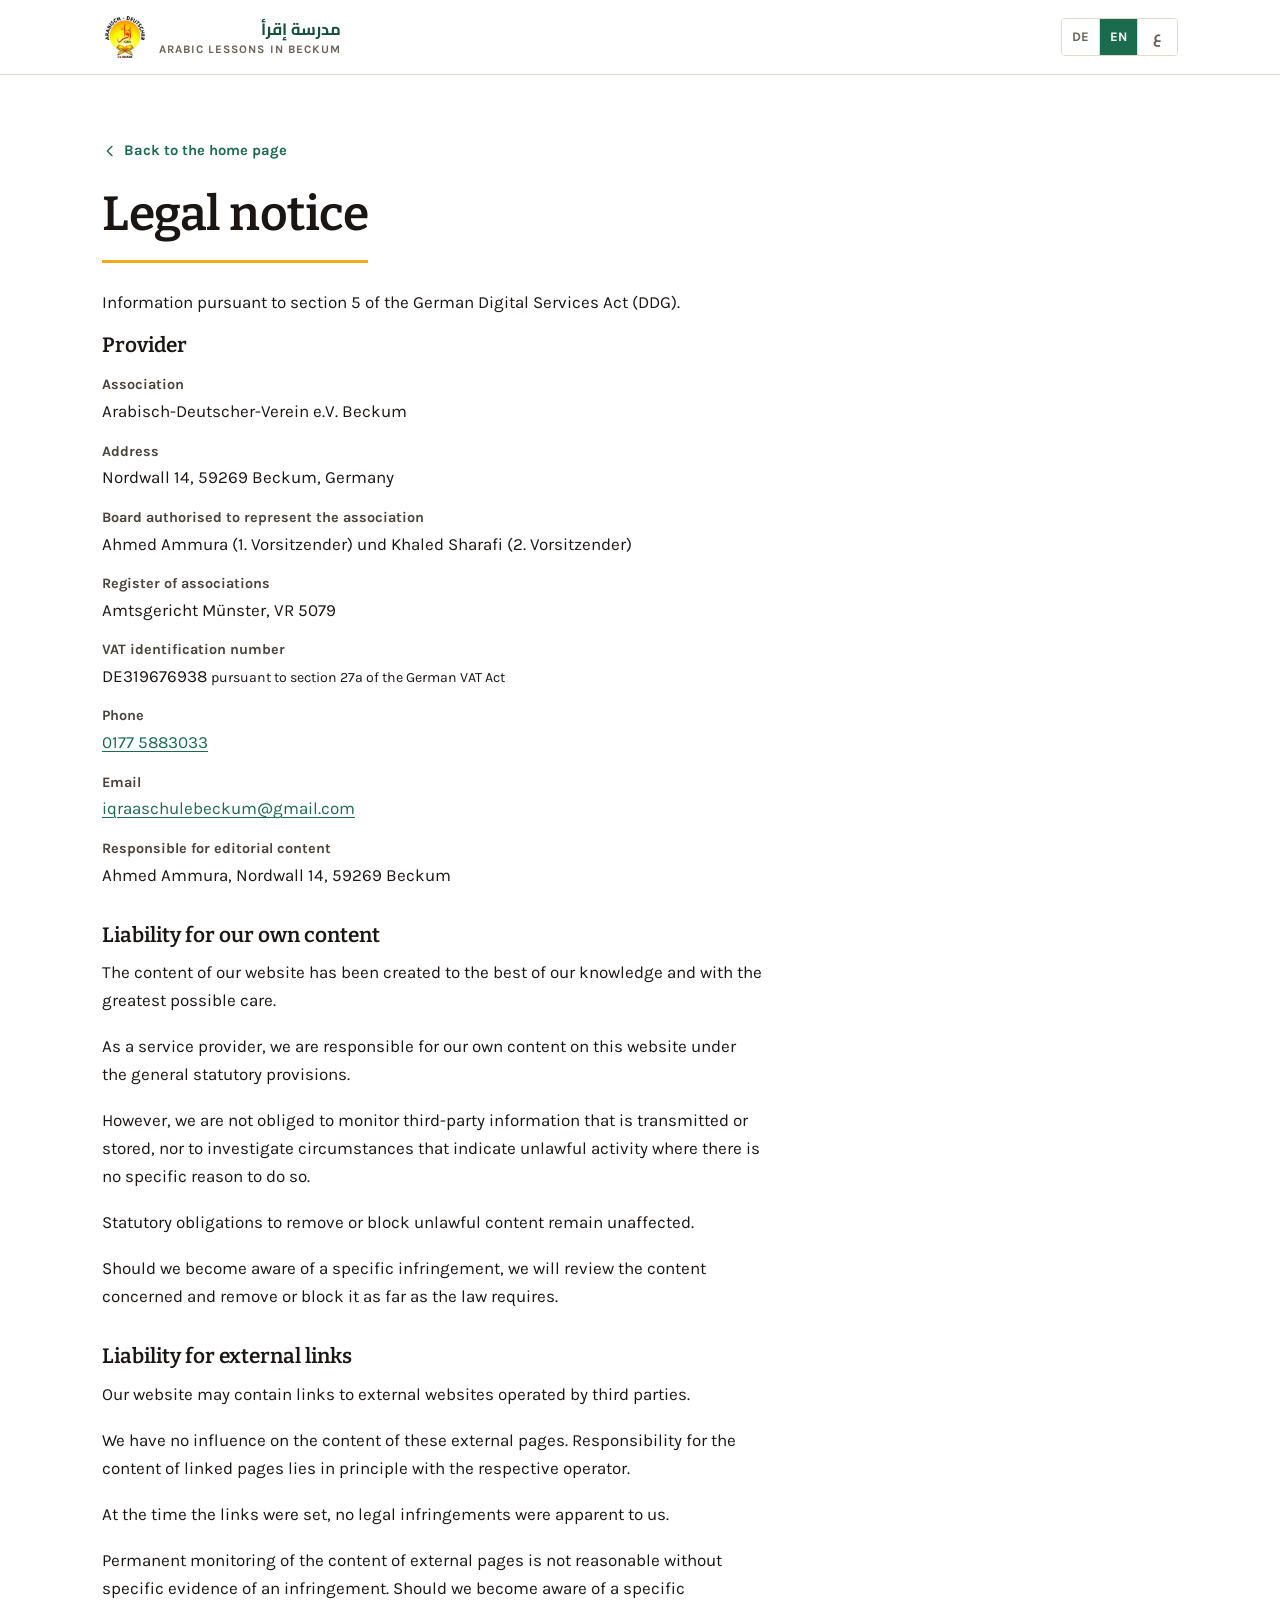
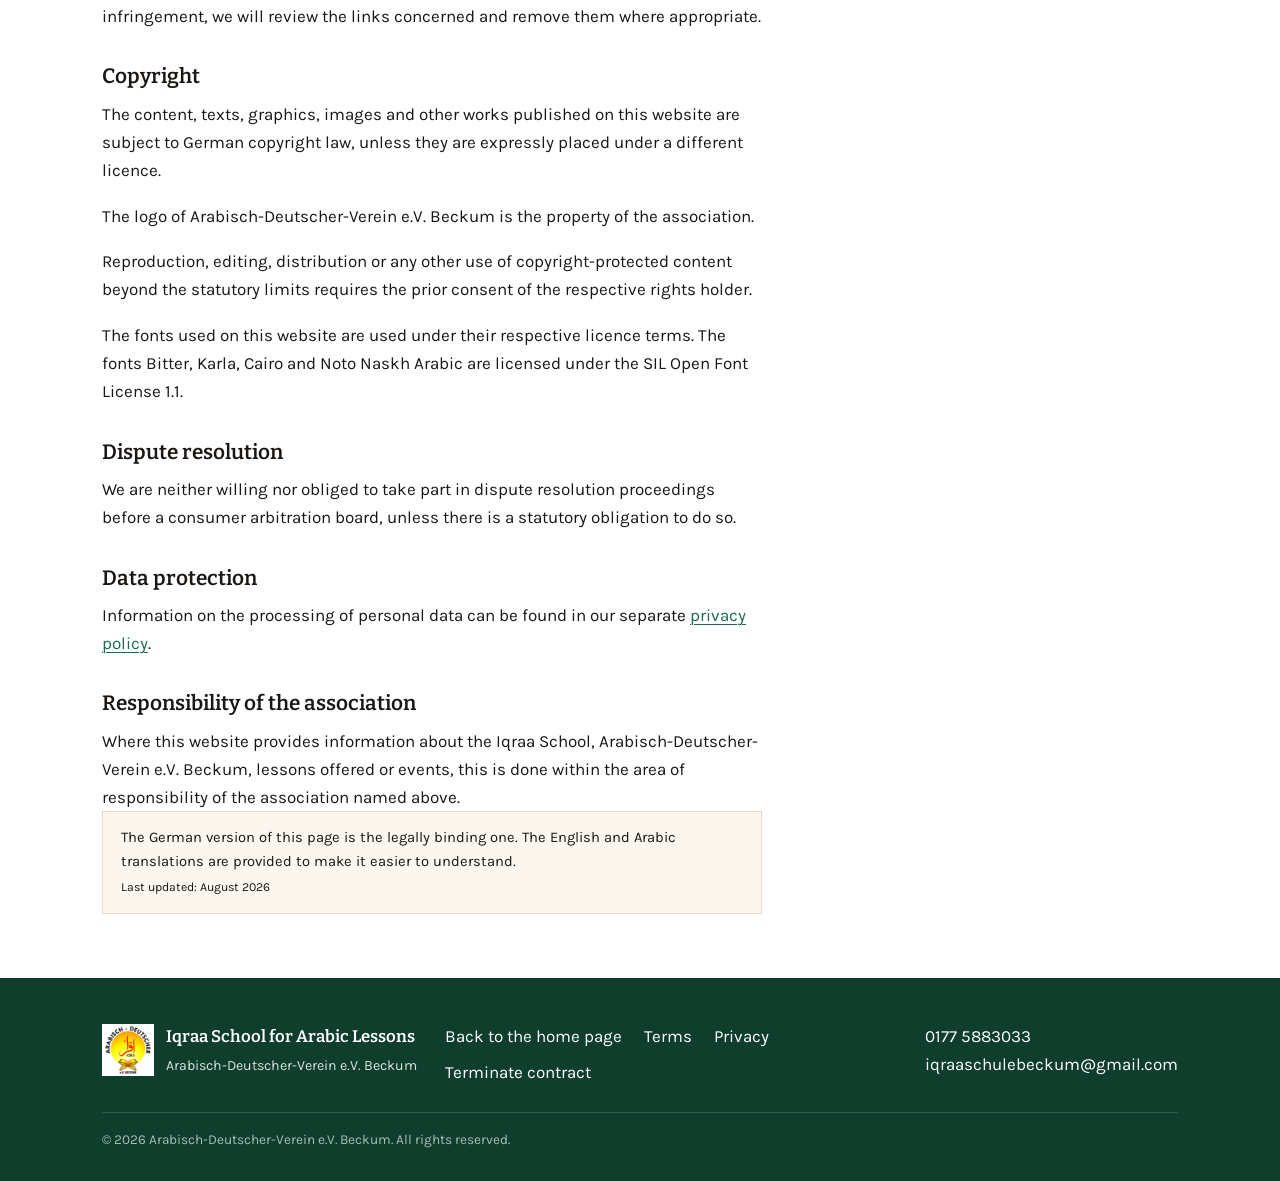
<file: impressum.html>
<!DOCTYPE html>
<html lang="de" dir="ltr">
<head>
<meta charset="utf-8">
<meta name="viewport" content="width=device-width, initial-scale=1">
<title>Impressum — Iqraa-Schule Beckum</title>
<meta name="description" content="Impressum der Iqraa-Schule für Arabischunterricht, Arabisch-Deutscher-Verein e.V. Beckum.">
<meta name="robots" content="noindex">
<link rel="icon" href="assets/favicon.svg" type="image/svg+xml">
<link rel="stylesheet" href="assets/fonts.css">
<link rel="stylesheet" href="assets/site.css">

<!-- Reihenfolge ist wichtig: erst Daten, dann Texte, dann die Rechtstexte,
     zuletzt das Verhalten. i18n-legal.js haengt sich in window.I18N ein und
     muss deshalb nach i18n.js und vor site.js stehen. -->
<script src="assets/config.js" defer></script>
<script src="assets/i18n.js" defer></script>
<script src="assets/i18n-legal.js" defer></script>
<script src="assets/site.js" defer></script>

<!--
  HINWEIS ZUM DEUTSCHEN TEXT IN DIESER DATEI
  Der deutsche Text steht hier nur als Rueckfallebene - er sorgt dafuer,
  dass die Seite auch ohne JavaScript lesbar bleibt. Sobald JavaScript
  laeuft, kommen ALLE Texte aus assets/i18n-legal.js. Aenderungen also
  immer dort vornehmen.
-->
</head>

<body data-page="impressum">

<a class="skip" href="#inhalt" data-i18n="skip">Zum Inhalt springen</a>

<header class="site-header">
  <div class="wrap header-inner">
    <a class="brand" href="index.html" data-keep-lang="index.html">
      <img class="brand-logo" src="assets/logo.png" alt="" width="46" height="46">
      <span class="brand-text">
        <span class="brand-ar" lang="ar" dir="rtl">&#1605;&#1583;&#1585;&#1587;&#1577; &#1573;&#1602;&#1585;&#1571;</span>
        <span class="brand-de" data-i18n="brand.sub">Arabischunterricht Beckum</span>
      </span>
    </a>

    <div class="lang-switch" role="group" data-i18n-aria="lang.label" aria-label="Sprache w&auml;hlen">
      <button type="button" data-lang="de" aria-pressed="true"  data-i18n-title="lang.de" title="Auf Deutsch anzeigen">DE</button>
      <button type="button" data-lang="en" aria-pressed="false" data-i18n-title="lang.en" title="Show in English">EN</button>
      <button type="button" data-lang="ar" aria-pressed="false" data-i18n-title="lang.ar" title="&#1593;&#1585;&#1590; &#1576;&#1575;&#1604;&#1593;&#1585;&#1576;&#1610;&#1577;" lang="ar">&#1593;</button>
    </div>
  </div>
</header>


<main id="inhalt" class="legal">
  <div class="wrap">

    <a class="zurueck" href="index.html" data-keep-lang="index.html">
      <svg viewBox="0 0 24 24" width="16" height="16" fill="none" stroke="currentColor" stroke-width="2" stroke-linecap="round" stroke-linejoin="round" aria-hidden="true">
        <path d="M15 5l-7 7 7 7"/>
      </svg>
      <span data-i18n="legal.zurueck">Zur&uuml;ck zur Startseite</span>
    </a>

    <h1 class="section-title"><span data-i18n="imp.title">Impressum</span></h1>

    <div class="prose">
      <p data-i18n="imp.intro">Angaben gemäß § 5 Digitale-Dienste-Gesetz (DDG).</p>

      <h2 data-i18n="imp.anbieter">Anbieter</h2>
      <dl>
        <dt data-i18n="imp.verein">Verein</dt>
        <dd><span data-cfg="impressum.verein">Arabisch-Deutscher-Verein e.V. Beckum</span></dd>
        <dt data-i18n="imp.anschrift">Anschrift</dt>
        <dd><span data-cfg="impressum.anschrift">Nordwall 14, 59269 Beckum</span>, <span data-i18n="imp.land">Deutschland</span></dd>
        <dt data-i18n="imp.vertreten">Vertretungsberechtigter Vorstand</dt>
        <dd><span data-cfg="impressum.vertreten">Ahmed Ammura (1. Vorsitzender) und Khaled Sharafi (2. Vorsitzender)</span></dd>
        <dt data-i18n="imp.register">Vereinsregister</dt>
        <dd><span data-cfg="impressum.register">Amtsgericht M&uuml;nster, VR 5079</span></dd>
        <dt data-i18n="imp.ustid">Umsatzsteuer-Identifikationsnummer</dt>
        <dd><span class="ltr" data-cfg="impressum.ustId">DE319676938</span> <small data-i18n="imp.ustidHinweis">gemäß § 27a Umsatzsteuergesetz</small></dd>
        <dt data-i18n="imp.telefon">Telefon</dt>
        <dd><a data-cfg-href="tel" href="#" class="ltr" data-cfg="telefon">0177 5883033</a></dd>
        <dt data-i18n="imp.email">E-Mail</dt>
        <dd><a data-cfg-href="mail" href="#" class="ltr" data-cfg="email">iqraaschulebeckum@gmail.com</a></dd>
        <dt data-i18n="imp.verantwortlich">Verantwortlich für redaktionelle Inhalte</dt>
        <dd><span data-cfg="impressum.verantwortlich">Ahmed Ammura, Nordwall 14, 59269 Beckum</span></dd>
      </dl>

      <h2 data-i18n="imp.haftung.title">Haftung für eigene Inhalte</h2>
      <div data-i18n-html="imp.haftung.body"><p>Die Inhalte unserer Website wurden nach bestem Wissen und mit größtmöglicher Sorgfalt erstellt.</p><p>Als Diensteanbieter sind wir nach den allgemeinen gesetzlichen Vorschriften für eigene Inhalte auf dieser Website verantwortlich.</p><p>Wir sind jedoch nicht verpflichtet, übermittelte oder gespeicherte fremde Informationen zu überwachen oder ohne konkreten Anlass nach Umständen zu forschen, die auf eine rechtswidrige Tätigkeit hinweisen.</p><p>Gesetzliche Verpflichtungen zur Entfernung oder Sperrung rechtswidriger Inhalte bleiben unberührt.</p><p>Sollten uns konkrete Rechtsverletzungen bekannt werden, prüfen wir die betreffenden Inhalte und entfernen oder sperren sie, soweit dies gesetzlich erforderlich ist.</p></div>

      <h2 data-i18n="imp.links.title">Haftung für externe Links</h2>
      <div data-i18n-html="imp.links.body"><p>Unsere Website kann Links zu externen Internetseiten Dritter enthalten.</p><p>Auf die Inhalte dieser externen Seiten haben wir keinen Einfluss. Für die Inhalte der verlinkten Seiten ist grundsätzlich der jeweilige Betreiber verantwortlich.</p><p>Zum Zeitpunkt der Verlinkung waren für uns keine Rechtsverstöße erkennbar.</p><p>Eine dauerhafte inhaltliche Kontrolle externer Seiten ist ohne konkrete Anhaltspunkte einer Rechtsverletzung nicht zumutbar. Sollten uns konkrete Rechtsverletzungen bekannt werden, werden wir die betreffenden Links prüfen und gegebenenfalls entfernen.</p></div>

      <h2 data-i18n="imp.urheber.title">Urheberrecht</h2>
      <div data-i18n-html="imp.urheber.body"><p>Die auf dieser Website veröffentlichten Inhalte, Texte, Grafiken, Bilder und sonstigen Werke unterliegen dem deutschen Urheberrecht, soweit sie nicht ausdrücklich unter einer anderen Lizenz stehen.</p><p>Das Logo des Arabisch-Deutschen-Vereins e.V. Beckum ist Eigentum des Vereins.</p><p>Eine Vervielfältigung, Bearbeitung, Verbreitung oder sonstige Verwertung urheberrechtlich geschützter Inhalte außerhalb der gesetzlichen Grenzen bedarf der vorherigen Zustimmung des jeweiligen Rechteinhabers.</p><p>Die auf der Website verwendeten Schriftarten werden unter den jeweils geltenden Lizenzbedingungen verwendet. Die Schriften Bitter, Karla, Cairo und Noto Naskh Arabic stehen unter der SIL Open Font License 1.1.</p></div>

      <h2 data-i18n="imp.streit.title">Streitbeilegung</h2>
      <div data-i18n-html="imp.streit.body"><p>Wir sind nicht bereit und nicht verpflichtet, an Streitbeilegungsverfahren vor einer Verbraucherschlichtungsstelle teilzunehmen, soweit keine gesetzliche Verpflichtung hierzu besteht.</p></div>

      <h2 data-i18n="imp.datenschutz.title">Datenschutz</h2>
      <div data-i18n-html="imp.datenschutz.body"><p>Informationen über die Verarbeitung personenbezogener Daten finden Sie in unserer gesonderten <a href="datenschutz.html" data-keep-lang="datenschutz.html">Datenschutzerklärung</a>.</p></div>

      <h2 data-i18n="imp.traeger.title">Verantwortlichkeit des Vereins</h2>
      <div data-i18n-html="imp.traeger.body"><p>Soweit auf dieser Website Informationen über die Iqraa-Schule, den Arabisch-Deutschen-Verein e.V. Beckum, Unterrichtsangebote oder Veranstaltungen bereitgestellt werden, erfolgt dies im Verantwortungsbereich des oben genannten Vereins.</p></div>

      <p class="rechtshinweis">
        <span data-i18n="legal.massgeblich">Rechtlich maßgeblich ist die deutsche Fassung dieser Seite. Die englische und die arabische Übersetzung dienen dem besseren Verständnis.</span>
        <br>
        <small><span data-i18n="imp.stand">Stand:</span>
        <span data-cfg="standImpressum">August 2026</span></small>
      </p>
    </div>

  </div>
</main>

<footer class="site-footer">
  <div class="wrap">
    <div class="footer-grid">
      <div class="footer-brand">
        <img src="assets/logo.png" alt="" width="52" height="52">
        <span>
          <span class="footer-name" data-i18n="footer.name">Iqraa-Schule für Arabischunterricht</span><br>
          <small data-i18n="footer.traeger">Arabisch-Deutscher-Verein e.V. Beckum</small>
        </span>
      </div>
      <ul class="footer-links">
        <li><a href="index.html" data-keep-lang="index.html" data-i18n="legal.zurueck">Zurück zur Startseite</a></li>
        <li><a href="agb.html" data-keep-lang="agb.html" data-i18n="footer.agb">AGB</a></li>
        <li><a href="datenschutz.html" data-keep-lang="datenschutz.html" data-i18n="footer.datenschutz">Datenschutz</a></li>
        <li><a href="kuendigung.html" data-keep-lang="kuendigung.html" data-i18n="footer.kuendigung">Verträge kündigen</a></li>
      </ul>
      <div>
        <a data-cfg-href="tel" href="#" class="ltr" data-cfg="telefon">0177 5883033</a><br>
        <a data-cfg-href="mail" href="#" class="ltr" data-cfg="email">iqraaschulebeckum@gmail.com</a>
      </div>
    </div>
    <p class="footer-note">
      <span>&copy; <span data-jahr>2026</span> <span data-cfg="impressum.verein">Arabisch-Deutscher-Verein e.V. Beckum</span>. <span data-i18n="footer.rechte">Alle Rechte vorbehalten.</span></span>
    </p>
  </div>
</footer>

</body>
</html>
</file>
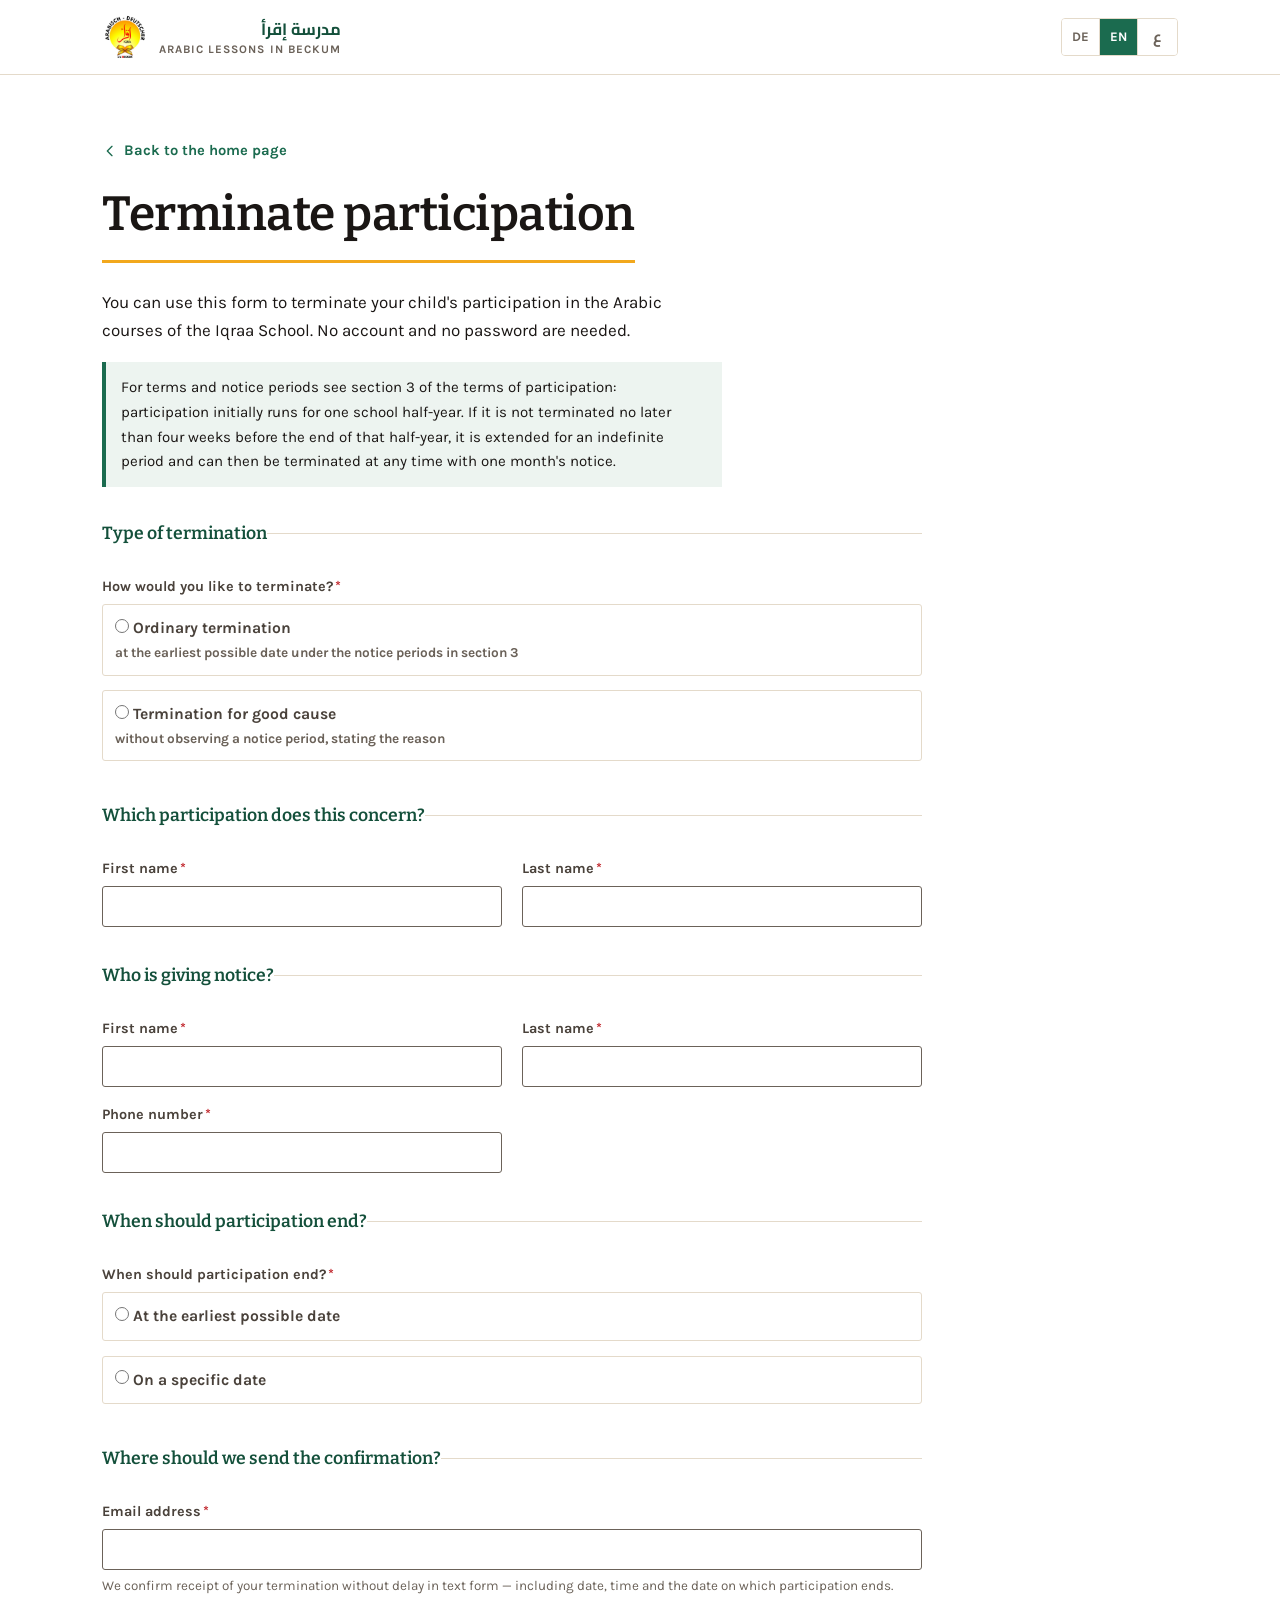
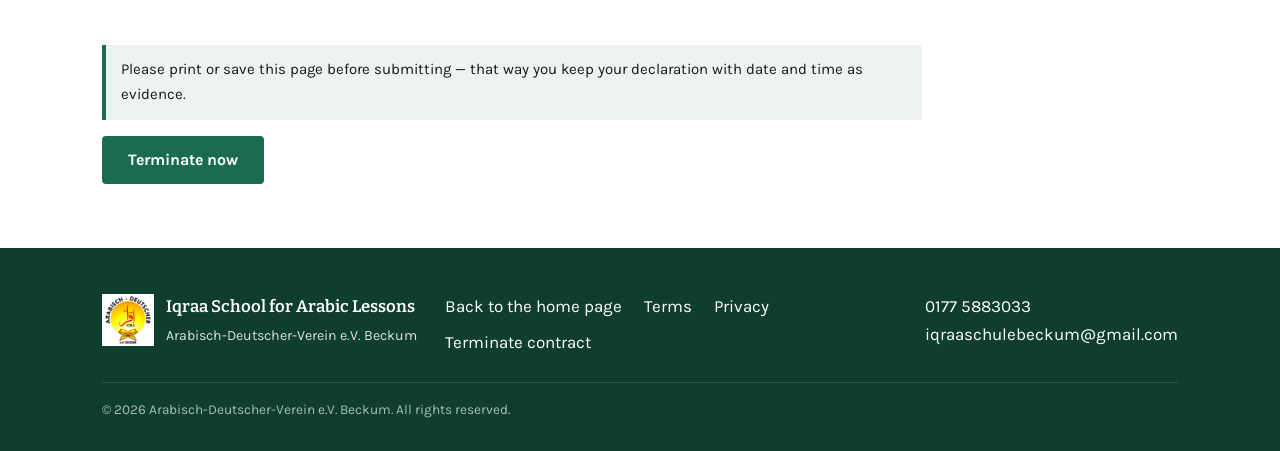
<file: kuendigung.html>
<!DOCTYPE html>
<html lang="de" dir="ltr">
<head>
<meta charset="utf-8">
<meta name="viewport" content="width=device-width, initial-scale=1">
<title>Teilnahme kündigen — Iqraa-Schule Beckum</title>
<meta name="description" content="Kündigung der Teilnahme an den Arabischkursen der Iqraa-Schule Beckum.">
<meta name="robots" content="noindex">
<link rel="icon" href="assets/favicon.svg" type="image/svg+xml">
<link rel="stylesheet" href="assets/fonts.css">
<link rel="stylesheet" href="assets/site.css">

<!-- Reihenfolge ist wichtig: erst Daten, dann Texte, dann die Rechtstexte,
     zuletzt das Verhalten. i18n-legal.js haengt sich in window.I18N ein und
     muss deshalb nach i18n.js und vor site.js stehen. -->
<script src="assets/config.js" defer></script>
<script src="assets/i18n.js" defer></script>
<script src="assets/i18n-legal.js" defer></script>
<script src="assets/site.js" defer></script>

<!--
  HINWEIS ZUM DEUTSCHEN TEXT IN DIESER DATEI
  Der deutsche Text steht hier nur als Rueckfallebene - er sorgt dafuer,
  dass die Seite auch ohne JavaScript lesbar bleibt. Sobald JavaScript
  laeuft, kommen ALLE Texte aus assets/i18n-legal.js. Aenderungen also
  immer dort vornehmen.
-->
</head>

<body data-page="kuendigung">

<a class="skip" href="#inhalt" data-i18n="skip">Zum Inhalt springen</a>

<header class="site-header">
  <div class="wrap header-inner">
    <a class="brand" href="index.html" data-keep-lang="index.html">
      <img class="brand-logo" src="assets/logo.png" alt="" width="46" height="46">
      <span class="brand-text">
        <span class="brand-ar" lang="ar" dir="rtl">&#1605;&#1583;&#1585;&#1587;&#1577; &#1573;&#1602;&#1585;&#1571;</span>
        <span class="brand-de" data-i18n="brand.sub">Arabischunterricht Beckum</span>
      </span>
    </a>

    <div class="lang-switch" role="group" data-i18n-aria="lang.label" aria-label="Sprache w&auml;hlen">
      <button type="button" data-lang="de" aria-pressed="true"  data-i18n-title="lang.de" title="Auf Deutsch anzeigen">DE</button>
      <button type="button" data-lang="en" aria-pressed="false" data-i18n-title="lang.en" title="Show in English">EN</button>
      <button type="button" data-lang="ar" aria-pressed="false" data-i18n-title="lang.ar" title="&#1593;&#1585;&#1590; &#1576;&#1575;&#1604;&#1593;&#1585;&#1576;&#1610;&#1577;" lang="ar">&#1593;</button>
    </div>
  </div>
</header>


<main id="inhalt" class="legal">
  <div class="wrap">

    <a class="zurueck" href="index.html" data-keep-lang="index.html">
      <svg viewBox="0 0 24 24" width="16" height="16" fill="none" stroke="currentColor" stroke-width="2" stroke-linecap="round" stroke-linejoin="round" aria-hidden="true">
        <path d="M15 5l-7 7 7 7"/>
      </svg>
      <span data-i18n="legal.zurueck">Zur&uuml;ck zur Startseite</span>
    </a>

    <h1 class="section-title"><span data-i18n="kd.title">Teilnahme kündigen</span></h1>

    <div class="form-intro">
      <p data-i18n="kd.intro">Mit diesem Formular können Sie die Teilnahme Ihres Kindes an den Arabischkursen der Iqraa-Schule kündigen. Sie brauchen dafür keine Anmeldung und kein Passwort.</p>
      <p class="formhinweis" data-i18n="kd.fristen">Zu den Laufzeiten und Fristen siehe § 3 der Teilnahmebedingungen: Die Teilnahme läuft zunächst für ein Schulhalbjahr. Wird sie nicht spätestens vier Wochen vor dessen Ablauf gekündigt, verlängert sie sich auf unbestimmte Zeit und kann danach jederzeit mit einer Frist von einem Monat gekündigt werden.</p>
    </div>

    <div class="form-erfolg" id="kd-erfolg" role="status">
      <h3 data-i18n="kd.erfolg.title">Ihre Kündigung ist bei uns eingegangen</h3>
      <p data-i18n="kd.erfolg.text">Vielen Dank. Wir haben Ihre Kündigung aufgenommen und schicken Ihnen die Bestätigung an die angegebene E-Mail-Adresse.</p>
    </div>

    <form class="anmeldung-form" id="kuendigung-form" novalidate>

      <fieldset>
        <legend data-i18n="kd.art.legend">Art der Kündigung</legend>
        <div class="field">
          <p class="fieldset-label" id="kd-art-frage"><span data-i18n="kd.art.frage">Wie möchten Sie kündigen?</span><span class="req" aria-hidden="true">*</span></p>
          <div class="choice-list" role="radiogroup" aria-labelledby="kd-art-frage">
            <label class="choice" for="kd-art-ordentlich">
              <input type="radio" name="kdArt" id="kd-art-ordentlich" value="ordentlich">
              <span class="choice-text">
                <span data-i18n="kd.art.ordentlich">Ordentliche Kündigung</span>
                <small data-i18n="kd.art.ordentlichSub">zum nächstmöglichen Zeitpunkt nach den Fristen in § 3</small>
              </span>
            </label>
            <label class="choice" for="kd-art-ausserordentlich">
              <input type="radio" name="kdArt" id="kd-art-ausserordentlich" value="ausserordentlich">
              <span class="choice-text">
                <span data-i18n="kd.art.ausser">Außerordentliche Kündigung aus wichtigem Grund</span>
                <small data-i18n="kd.art.ausserSub">ohne Einhaltung einer Frist, mit Angabe des Grundes</small>
              </span>
            </label>
          </div>
          <p class="field-error" role="alert"></p>
        </div>

        <!-- Erscheint nur bei der ausserordentlichen Kuendigung -->
        <div class="field field--full bedingt" id="kd-grund-feld">
          <label for="kd-grund"><span data-i18n="kd.grund">Grund der außerordentlichen Kündigung</span><span class="req" aria-hidden="true">*</span></label>
          <textarea id="kd-grund" name="grund" rows="3"></textarea>
          <p class="field-hint" data-i18n="kd.grundHint">Nur bei einer außerordentlichen Kündigung nötig.</p>
          <p class="field-error" role="alert"></p>
        </div>
      </fieldset>

      <fieldset>
        <legend data-i18n="kd.vertrag.legend">Um welche Teilnahme geht es?</legend>
        <div class="form-grid">
          <div class="field">
            <label for="kd-kind-vorname"><span data-i18n="form.kind.vorname">Vorname</span><span class="req" aria-hidden="true">*</span></label>
            <input type="text" id="kd-kind-vorname" name="kindVorname" autocomplete="off" required>
            <p class="field-error" role="alert"></p>
          </div>
          <div class="field">
            <label for="kd-kind-nachname"><span data-i18n="form.kind.nachname">Nachname</span><span class="req" aria-hidden="true">*</span></label>
            <input type="text" id="kd-kind-nachname" name="kindNachname" autocomplete="off" required>
            <p class="field-error" role="alert"></p>
          </div>
        </div>
      </fieldset>

      <fieldset>
        <legend data-i18n="kd.person.legend">Wer kündigt?</legend>
        <div class="form-grid">
          <div class="field">
            <label for="kd-eltern-vorname"><span data-i18n="form.eltern.vorname">Vorname</span><span class="req" aria-hidden="true">*</span></label>
            <input type="text" id="kd-eltern-vorname" name="elternVorname" autocomplete="given-name" required>
            <p class="field-error" role="alert"></p>
          </div>
          <div class="field">
            <label for="kd-eltern-nachname"><span data-i18n="form.eltern.nachname">Nachname</span><span class="req" aria-hidden="true">*</span></label>
            <input type="text" id="kd-eltern-nachname" name="elternNachname" autocomplete="family-name" required>
            <p class="field-error" role="alert"></p>
          </div>
          <div class="field">
            <label for="kd-telefon"><span data-i18n="form.eltern.telefon">Telefonnummer</span><span class="req" aria-hidden="true">*</span></label>
            <input type="tel" id="kd-telefon" name="telefon" autocomplete="tel" required>
            <p class="field-error" role="alert"></p>
          </div>
        </div>
      </fieldset>

      <fieldset>
        <legend data-i18n="kd.zeitpunkt.frage">Zu welchem Zeitpunkt soll die Teilnahme enden?</legend>
        <div class="field">
          <p class="fieldset-label" id="kd-zeit-frage"><span data-i18n="kd.zeitpunkt.frage">Zu welchem Zeitpunkt soll die Teilnahme enden?</span><span class="req" aria-hidden="true">*</span></p>
          <div class="choice-list" role="radiogroup" aria-labelledby="kd-zeit-frage">
            <label class="choice" for="kd-zeit-naechst">
              <input type="radio" name="kdZeit" id="kd-zeit-naechst" value="naechst">
              <span class="choice-text">
                <span data-i18n="kd.zeitpunkt.naechst">Zum nächstmöglichen Zeitpunkt</span>
              </span>
            </label>
            <label class="choice" for="kd-zeit-datum">
              <input type="radio" name="kdZeit" id="kd-zeit-datum" value="datum">
              <span class="choice-text">
                <span data-i18n="kd.zeitpunkt.datum">Zu einem bestimmten Datum</span>
              </span>
            </label>
          </div>
          <p class="field-error" role="alert"></p>
        </div>

        <!-- Erscheint nur, wenn ein bestimmtes Datum gewuenscht ist -->
        <div class="field bedingt bedingt--schmal" id="kd-datum-feld">
          <label for="kd-datum"><span data-i18n="kd.zeitpunkt.datumLabel">Gewünschtes Datum</span><span class="req" aria-hidden="true">*</span></label>
          <input type="date" id="kd-datum" name="datum">
          <p class="field-error" role="alert"></p>
        </div>
      </fieldset>

      <fieldset>
        <legend data-i18n="kd.kontakt.legend">Wohin sollen wir die Bestätigung schicken?</legend>
        <div class="field field--full">
          <label for="kd-email"><span data-i18n="form.eltern.email">E-Mail-Adresse</span><span class="req" aria-hidden="true">*</span></label>
          <input type="email" id="kd-email" name="email" autocomplete="email" dir="ltr" required>
          <p class="field-hint" data-i18n="kd.kontaktHint">Wir bestätigen Ihnen den Eingang der Kündigung unverzüglich in Textform — mit Datum, Uhrzeit und dem Zeitpunkt, zu dem die Teilnahme endet.</p>
          <p class="field-error" role="alert"></p>
        </div>
      </fieldset>

      <p class="formhinweis" data-i18n="kd.speichern">Bitte drucken Sie diese Seite aus oder speichern Sie sie, bevor Sie absenden — so haben Sie Ihre Erklärung mit Datum und Uhrzeit als Nachweis.</p>

      <div class="hp" aria-hidden="true">
        <label for="kd-fuellfeld">Dieses Feld bitte leer lassen</label>
        <input type="text" id="kd-fuellfeld" name="fuellfeld" tabindex="-1" autocomplete="off">
      </div>

      <div class="form-actions">
        <button class="btn btn-primary" type="submit" id="kd-submit" data-i18n="kd.submit">Jetzt kündigen</button>
        <span class="form-status" id="kd-status" role="status" aria-live="polite"></span>
      </div>

      <div class="form-fehler" id="kd-fehler" role="alert">
        <h3 data-i18n="kd.fehler.title">Das Absenden hat nicht geklappt</h3>
        <p data-i18n="kd.fehler.text">Ihre Eingaben stehen noch im Formular. Sie können es gleich noch einmal versuchen. Eine Kündigung ist auch formlos per E-Mail oder über WhatsApp wirksam:</p>
        <p><a class="btn btn-ghost" id="kd-fehler-mail" data-cfg-href="mail" href="#" data-i18n="kd.fehler.mail">Kündigung per E-Mail senden</a></p>
      </div>

    </form>

  </div>
</main>

<footer class="site-footer">
  <div class="wrap">
    <div class="footer-grid">
      <div class="footer-brand">
        <img src="assets/logo.png" alt="" width="52" height="52">
        <span>
          <span class="footer-name" data-i18n="footer.name">Iqraa-Schule für Arabischunterricht</span><br>
          <small data-i18n="footer.traeger">Arabisch-Deutscher-Verein e.V. Beckum</small>
        </span>
      </div>
      <ul class="footer-links">
        <li><a href="index.html" data-keep-lang="index.html" data-i18n="legal.zurueck">Zurück zur Startseite</a></li>
        <li><a href="agb.html" data-keep-lang="agb.html" data-i18n="footer.agb">AGB</a></li>
        <li><a href="datenschutz.html" data-keep-lang="datenschutz.html" data-i18n="footer.datenschutz">Datenschutz</a></li>
        <li><a href="kuendigung.html" data-keep-lang="kuendigung.html" data-i18n="footer.kuendigung">Verträge kündigen</a></li>
      </ul>
      <div>
        <a data-cfg-href="tel" href="#" class="ltr" data-cfg="telefon">0177 5883033</a><br>
        <a data-cfg-href="mail" href="#" class="ltr" data-cfg="email">iqraaschulebeckum@gmail.com</a>
      </div>
    </div>
    <p class="footer-note">
      <span>&copy; <span data-jahr>2026</span> <span data-cfg="impressum.verein">Arabisch-Deutscher-Verein e.V. Beckum</span>. <span data-i18n="footer.rechte">Alle Rechte vorbehalten.</span></span>
    </p>
  </div>
</footer>

</body>
</html>
</file>
<file: assets/fonts.css>
﻿/* ==========================================================================
   Schriften - lokal ausgeliefert (kein Aufruf an fonts.googleapis.com).
   Bitter + Karla    -> lateinischer Text (Deutsch / Englisch)
   Cairo             -> arabische Ueberschriften
   Noto Naskh Arabic -> arabischer Fließtext
   Dank unicode-range laedt der Browser nur die Schnitte, die er
   fuer den tatsaechlich angezeigten Text braucht.
   Quelle: Google Fonts, SIL Open Font License 1.1
   ========================================================================== */
@font-face{font-family:'Bitter';font-style:normal;font-weight:600;font-display:swap;src:url('fonts/bitter-600-latin-ext.woff2') format('woff2');unicode-range:U+0100-02BA, U+02BD-02C5, U+02C7-02CC, U+02CE-02D7, U+02DD-02FF, U+0304, U+0308, U+0329, U+1D00-1DBF, U+1E00-1E9F, U+1EF2-1EFF, U+2020, U+20A0-20AB, U+20AD-20C0, U+2113, U+2C60-2C7F, U+A720-A7FF}
@font-face{font-family:'Bitter';font-style:normal;font-weight:600;font-display:swap;src:url('fonts/bitter-600-latin.woff2') format('woff2');unicode-range:U+0000-00FF, U+0131, U+0152-0153, U+02BB-02BC, U+02C6, U+02DA, U+02DC, U+0304, U+0308, U+0329, U+2000-206F, U+20AC, U+2122, U+2191, U+2193, U+2212, U+2215, U+FEFF, U+FFFD}
@font-face{font-family:'Bitter';font-style:normal;font-weight:700;font-display:swap;src:url('fonts/bitter-700-latin-ext.woff2') format('woff2');unicode-range:U+0100-02BA, U+02BD-02C5, U+02C7-02CC, U+02CE-02D7, U+02DD-02FF, U+0304, U+0308, U+0329, U+1D00-1DBF, U+1E00-1E9F, U+1EF2-1EFF, U+2020, U+20A0-20AB, U+20AD-20C0, U+2113, U+2C60-2C7F, U+A720-A7FF}
@font-face{font-family:'Bitter';font-style:normal;font-weight:700;font-display:swap;src:url('fonts/bitter-700-latin.woff2') format('woff2');unicode-range:U+0000-00FF, U+0131, U+0152-0153, U+02BB-02BC, U+02C6, U+02DA, U+02DC, U+0304, U+0308, U+0329, U+2000-206F, U+20AC, U+2122, U+2191, U+2193, U+2212, U+2215, U+FEFF, U+FFFD}
@font-face{font-family:'Cairo';font-style:normal;font-weight:600;font-display:swap;src:url('fonts/cairo-600-arabic.woff2') format('woff2');unicode-range:U+0600-06FF, U+0750-077F, U+0870-088E, U+0890-0891, U+0897-08E1, U+08E3-08FF, U+200C-200E, U+2010-2011, U+204F, U+2E41, U+FB50-FDFF, U+FE70-FE74, U+FE76-FEFC, U+102E0-102FB, U+10E60-10E7E, U+10EC2-10EC4, U+10EFC-10EFF, U+1EE00-1EE03, U+1EE05-1EE1F, U+1EE21-1EE22, U+1EE24, U+1EE27, U+1EE29-1EE32, U+1EE34-1EE37, U+1EE39, U+1EE3B, U+1EE42, U+1EE47, U+1EE49, U+1EE4B, U+1EE4D-1EE4F, U+1EE51-1EE52, U+1EE54, U+1EE57, U+1EE59, U+1EE5B, U+1EE5D, U+1EE5F, U+1EE61-1EE62, U+1EE64, U+1EE67-1EE6A, U+1EE6C-1EE72, U+1EE74-1EE77, U+1EE79-1EE7C, U+1EE7E, U+1EE80-1EE89, U+1EE8B-1EE9B, U+1EEA1-1EEA3, U+1EEA5-1EEA9, U+1EEAB-1EEBB, U+1EEF0-1EEF1}
@font-face{font-family:'Cairo';font-style:normal;font-weight:600;font-display:swap;src:url('fonts/cairo-600-latin-ext.woff2') format('woff2');unicode-range:U+0100-02BA, U+02BD-02C5, U+02C7-02CC, U+02CE-02D7, U+02DD-02FF, U+0304, U+0308, U+0329, U+1D00-1DBF, U+1E00-1E9F, U+1EF2-1EFF, U+2020, U+20A0-20AB, U+20AD-20C0, U+2113, U+2C60-2C7F, U+A720-A7FF}
@font-face{font-family:'Cairo';font-style:normal;font-weight:600;font-display:swap;src:url('fonts/cairo-600-latin.woff2') format('woff2');unicode-range:U+0000-00FF, U+0131, U+0152-0153, U+02BB-02BC, U+02C6, U+02DA, U+02DC, U+0304, U+0308, U+0329, U+2000-206F, U+20AC, U+2122, U+2191, U+2193, U+2212, U+2215, U+FEFF, U+FFFD}
@font-face{font-family:'Cairo';font-style:normal;font-weight:700;font-display:swap;src:url('fonts/cairo-700-arabic.woff2') format('woff2');unicode-range:U+0600-06FF, U+0750-077F, U+0870-088E, U+0890-0891, U+0897-08E1, U+08E3-08FF, U+200C-200E, U+2010-2011, U+204F, U+2E41, U+FB50-FDFF, U+FE70-FE74, U+FE76-FEFC, U+102E0-102FB, U+10E60-10E7E, U+10EC2-10EC4, U+10EFC-10EFF, U+1EE00-1EE03, U+1EE05-1EE1F, U+1EE21-1EE22, U+1EE24, U+1EE27, U+1EE29-1EE32, U+1EE34-1EE37, U+1EE39, U+1EE3B, U+1EE42, U+1EE47, U+1EE49, U+1EE4B, U+1EE4D-1EE4F, U+1EE51-1EE52, U+1EE54, U+1EE57, U+1EE59, U+1EE5B, U+1EE5D, U+1EE5F, U+1EE61-1EE62, U+1EE64, U+1EE67-1EE6A, U+1EE6C-1EE72, U+1EE74-1EE77, U+1EE79-1EE7C, U+1EE7E, U+1EE80-1EE89, U+1EE8B-1EE9B, U+1EEA1-1EEA3, U+1EEA5-1EEA9, U+1EEAB-1EEBB, U+1EEF0-1EEF1}
@font-face{font-family:'Cairo';font-style:normal;font-weight:700;font-display:swap;src:url('fonts/cairo-700-latin-ext.woff2') format('woff2');unicode-range:U+0100-02BA, U+02BD-02C5, U+02C7-02CC, U+02CE-02D7, U+02DD-02FF, U+0304, U+0308, U+0329, U+1D00-1DBF, U+1E00-1E9F, U+1EF2-1EFF, U+2020, U+20A0-20AB, U+20AD-20C0, U+2113, U+2C60-2C7F, U+A720-A7FF}
@font-face{font-family:'Cairo';font-style:normal;font-weight:700;font-display:swap;src:url('fonts/cairo-700-latin.woff2') format('woff2');unicode-range:U+0000-00FF, U+0131, U+0152-0153, U+02BB-02BC, U+02C6, U+02DA, U+02DC, U+0304, U+0308, U+0329, U+2000-206F, U+20AC, U+2122, U+2191, U+2193, U+2212, U+2215, U+FEFF, U+FFFD}
@font-face{font-family:'Karla';font-style:normal;font-weight:400;font-display:swap;src:url('fonts/karla-400-latin-ext.woff2') format('woff2');unicode-range:U+0100-02BA, U+02BD-02C5, U+02C7-02CC, U+02CE-02D7, U+02DD-02FF, U+0304, U+0308, U+0329, U+1D00-1DBF, U+1E00-1E9F, U+1EF2-1EFF, U+2020, U+20A0-20AB, U+20AD-20C0, U+2113, U+2C60-2C7F, U+A720-A7FF}
@font-face{font-family:'Karla';font-style:normal;font-weight:400;font-display:swap;src:url('fonts/karla-400-latin.woff2') format('woff2');unicode-range:U+0000-00FF, U+0131, U+0152-0153, U+02BB-02BC, U+02C6, U+02DA, U+02DC, U+0304, U+0308, U+0329, U+2000-206F, U+20AC, U+2122, U+2191, U+2193, U+2212, U+2215, U+FEFF, U+FFFD}
@font-face{font-family:'Karla';font-style:normal;font-weight:500;font-display:swap;src:url('fonts/karla-500-latin-ext.woff2') format('woff2');unicode-range:U+0100-02BA, U+02BD-02C5, U+02C7-02CC, U+02CE-02D7, U+02DD-02FF, U+0304, U+0308, U+0329, U+1D00-1DBF, U+1E00-1E9F, U+1EF2-1EFF, U+2020, U+20A0-20AB, U+20AD-20C0, U+2113, U+2C60-2C7F, U+A720-A7FF}
@font-face{font-family:'Karla';font-style:normal;font-weight:500;font-display:swap;src:url('fonts/karla-500-latin.woff2') format('woff2');unicode-range:U+0000-00FF, U+0131, U+0152-0153, U+02BB-02BC, U+02C6, U+02DA, U+02DC, U+0304, U+0308, U+0329, U+2000-206F, U+20AC, U+2122, U+2191, U+2193, U+2212, U+2215, U+FEFF, U+FFFD}
@font-face{font-family:'Karla';font-style:normal;font-weight:700;font-display:swap;src:url('fonts/karla-700-latin-ext.woff2') format('woff2');unicode-range:U+0100-02BA, U+02BD-02C5, U+02C7-02CC, U+02CE-02D7, U+02DD-02FF, U+0304, U+0308, U+0329, U+1D00-1DBF, U+1E00-1E9F, U+1EF2-1EFF, U+2020, U+20A0-20AB, U+20AD-20C0, U+2113, U+2C60-2C7F, U+A720-A7FF}
@font-face{font-family:'Karla';font-style:normal;font-weight:700;font-display:swap;src:url('fonts/karla-700-latin.woff2') format('woff2');unicode-range:U+0000-00FF, U+0131, U+0152-0153, U+02BB-02BC, U+02C6, U+02DA, U+02DC, U+0304, U+0308, U+0329, U+2000-206F, U+20AC, U+2122, U+2191, U+2193, U+2212, U+2215, U+FEFF, U+FFFD}
@font-face{font-family:'Noto Naskh Arabic';font-style:normal;font-weight:400;font-display:swap;src:url('fonts/noto-naskh-arabic-400-arabic.woff2') format('woff2');unicode-range:U+0600-06FF, U+0750-077F, U+0870-088E, U+0890-0891, U+0897-08E1, U+08E3-08FF, U+200C-200E, U+2010-2011, U+204F, U+2E41, U+FB50-FDFF, U+FE70-FE74, U+FE76-FEFC, U+102E0-102FB, U+10E60-10E7E, U+10EC2-10EC4, U+10EFC-10EFF, U+1EE00-1EE03, U+1EE05-1EE1F, U+1EE21-1EE22, U+1EE24, U+1EE27, U+1EE29-1EE32, U+1EE34-1EE37, U+1EE39, U+1EE3B, U+1EE42, U+1EE47, U+1EE49, U+1EE4B, U+1EE4D-1EE4F, U+1EE51-1EE52, U+1EE54, U+1EE57, U+1EE59, U+1EE5B, U+1EE5D, U+1EE5F, U+1EE61-1EE62, U+1EE64, U+1EE67-1EE6A, U+1EE6C-1EE72, U+1EE74-1EE77, U+1EE79-1EE7C, U+1EE7E, U+1EE80-1EE89, U+1EE8B-1EE9B, U+1EEA1-1EEA3, U+1EEA5-1EEA9, U+1EEAB-1EEBB, U+1EEF0-1EEF1}
@font-face{font-family:'Noto Naskh Arabic';font-style:normal;font-weight:700;font-display:swap;src:url('fonts/noto-naskh-arabic-700-arabic.woff2') format('woff2');unicode-range:U+0600-06FF, U+0750-077F, U+0870-088E, U+0890-0891, U+0897-08E1, U+08E3-08FF, U+200C-200E, U+2010-2011, U+204F, U+2E41, U+FB50-FDFF, U+FE70-FE74, U+FE76-FEFC, U+102E0-102FB, U+10E60-10E7E, U+10EC2-10EC4, U+10EFC-10EFF, U+1EE00-1EE03, U+1EE05-1EE1F, U+1EE21-1EE22, U+1EE24, U+1EE27, U+1EE29-1EE32, U+1EE34-1EE37, U+1EE39, U+1EE3B, U+1EE42, U+1EE47, U+1EE49, U+1EE4B, U+1EE4D-1EE4F, U+1EE51-1EE52, U+1EE54, U+1EE57, U+1EE59, U+1EE5B, U+1EE5D, U+1EE5F, U+1EE61-1EE62, U+1EE64, U+1EE67-1EE6A, U+1EE6C-1EE72, U+1EE74-1EE77, U+1EE79-1EE7C, U+1EE7E, U+1EE80-1EE89, U+1EE8B-1EE9B, U+1EEA1-1EEA3, U+1EEA5-1EEA9, U+1EEAB-1EEBB, U+1EEF0-1EEF1}
</file>
<file: assets/site.css>
/* ==========================================================================
   Iqraa-Schule Beckum
   Ein Stylesheet fuer alle drei Sprachen und beide Leserichtungen.

   Wichtigste Regel in dieser Datei: es werden durchgaengig LOGISCHE
   CSS-Eigenschaften benutzt (margin-inline-start statt margin-left,
   text-align:start statt text-align:left ...). Dadurch spiegelt sich das
   komplette Layout automatisch, sobald <html dir="rtl"> gesetzt wird.
   Ein zweites RTL-Stylesheet ist nicht noetig - nur die wenigen echten
   Ausnahmen stehen ganz unten unter "Arabisch".
   ========================================================================== */


/* --------------------------------------------------------------------------
   1. Farben, Schriften, Masse
   Alle Farben stammen aus dem Vereinslogo und dem bestehenden Flyer.
   -------------------------------------------------------------------------- */
:root{
  --ink:        #1A1614;   /* Konturschwarz des Logos - Fließtext */
  --ink-soft:   #4A423B;
  --muted:      #6B6259;
  --green:      #1B6B4F;   /* Gruen der Zeitangabe auf dem Flyer */
  --green-dark: #14503B;
  --green-deep: #0F3E2D;
  --green-pale: #EDF4F0;
  --gold:       #F2A81D;   /* Sonnenkreis des Logos */
  --gold-deep:  #C4820A;
  --red:        #C1272D;   /* rote Kalligrafie im Logo - sehr sparsam */
  --paper:      #FFFFFF;
  --paper-warm: #FBF7EF;
  --line:       #E4DACA;
  --line-soft:  #EFE8DC;

  --wrap: 1120px;
  --header-h: 74px;

  --lat-head: 'Bitter', Georgia, 'Times New Roman', serif;
  --lat-body: 'Karla', 'Segoe UI', system-ui, sans-serif;
  --ar-head:  'Cairo', 'Segoe UI', Tahoma, sans-serif;
  --ar-body:  'Noto Naskh Arabic', 'Karla', 'Segoe UI', Tahoma, sans-serif;

  --head: var(--lat-head);
  --body: var(--lat-body);

  /* Feines Achtstern-Muster (Khatim), aufgegriffen vom Flyer.
     Wird nur in zwei Abschnitten eingesetzt, nie flaechendeckend. */
  --muster: url("data:image/svg+xml,%3Csvg xmlns='http://www.w3.org/2000/svg' width='64' height='64' viewBox='0 0 64 64'%3E%3Cg fill='none' stroke='%231B6B4F' stroke-width='1.1'%3E%3Crect x='16' y='16' width='32' height='32'/%3E%3Crect x='16' y='16' width='32' height='32' transform='rotate(45 32 32)'/%3E%3Crect x='-16' y='-16' width='32' height='32'/%3E%3Crect x='-16' y='-16' width='32' height='32' transform='rotate(45 0 0)'/%3E%3Crect x='48' y='-16' width='32' height='32'/%3E%3Crect x='48' y='-16' width='32' height='32' transform='rotate(45 64 0)'/%3E%3Crect x='-16' y='48' width='32' height='32'/%3E%3Crect x='-16' y='48' width='32' height='32' transform='rotate(45 0 64)'/%3E%3Crect x='48' y='48' width='32' height='32'/%3E%3Crect x='48' y='48' width='32' height='32' transform='rotate(45 64 64)'/%3E%3C/g%3E%3C/svg%3E");
}


/* --------------------------------------------------------------------------
   2. Grundlagen
   -------------------------------------------------------------------------- */
*,*::before,*::after{ box-sizing:border-box; }

html{
  scroll-behavior:smooth;
  scroll-padding-top:calc(var(--header-h) + 12px);
  -webkit-text-size-adjust:100%;
  text-size-adjust:100%;
}

body{
  margin:0;
  background:var(--paper);
  color:var(--ink);
  font-family:var(--body);
  font-size:1.0625rem;
  line-height:1.65;
  overflow-x:hidden;
  -webkit-font-smoothing:antialiased;
}

img{ max-width:100%; height:auto; display:block; }

a{ color:var(--green); text-decoration:underline; text-underline-offset:3px; text-decoration-thickness:1px; }
a:hover{ color:var(--green-dark); }

h1,h2,h3,h4{ font-family:var(--head); font-weight:600; line-height:1.2; margin:0; color:var(--ink); }
h1{ font-size:clamp(1.9rem, 1.15rem + 2.6vw, 3rem); letter-spacing:-.01em; }
h2{ font-size:clamp(1.45rem, 1.1rem + 1.3vw, 2rem); }
h3{ font-size:1.15rem; }

p{ margin:0 0 1.05em; }
p:last-child{ margin-bottom:0; }

ul,ol{ margin:0 0 1.05em; padding-inline-start:1.3em; }
li{ margin-bottom:.4em; }

strong,b{ font-weight:700; }

hr{ border:0; border-top:1px solid var(--line); margin:2.5rem 0; }

::selection{ background:var(--gold); color:var(--ink); }

:focus-visible{
  outline:3px solid var(--gold-deep);
  outline-offset:2px;
  border-radius:2px;
}

/* Sprunglink fuer Tastatur- und Screenreader-Nutzung.
   Versteckt wird NACH OBEN geschoben, nicht zur Seite: ein seitlicher
   Versatz (das uebliche left:-9999px) waere richtungsabhaengig und wuerde
   im arabischen Layout nach rechts wandern und die Seite verbreitern. */
.skip{
  position:absolute; inset-inline-start:0; top:0; z-index:999;
  transform:translateY(-130%);
  background:var(--green-deep); color:#fff; padding:12px 20px;
  text-decoration:none; font-weight:700;
}
.skip:focus{ transform:none; }

.wrap{ max-width:var(--wrap); margin-inline:auto; padding-inline:22px; }

.sr-only{
  position:absolute; width:1px; height:1px; padding:0; margin:-1px;
  overflow:hidden; clip:rect(0 0 0 0); white-space:nowrap; border:0;
}


/* --------------------------------------------------------------------------
   3. Wiederkehrende Bausteine
   -------------------------------------------------------------------------- */

/* Kleine Vorzeile ueber Ueberschriften */
.eyebrow{
  font-family:var(--body);
  font-size:.76rem; font-weight:700;
  letter-spacing:.16em; text-transform:uppercase;
  color:var(--gold-deep);
  margin:0 0 .9rem;
}

/* Abschnittstitel: die Goldlinie ist exakt so breit wie der Text -
   deshalb sitzt sie auf einem inline-block-<span> und nicht auf der <h2>. */
.section-title{ margin:0 0 1.6rem; }
.section-title > span{
  display:inline-block;
  /* reichlich Luft, damit die Linie nicht durch Unterlaengen
     schneidet (Beitrag, anmelden, Zeiten ...) */
  padding-bottom:.34em;
  border-bottom:3px solid var(--gold);
}

.section{ padding-block:clamp(52px, 7vw, 88px); }
.section--warm{ background:var(--paper-warm); border-block:1px solid var(--line-soft); }
.section--muster{ position:relative; }
.section--muster::before{
  content:""; position:absolute; inset:0; z-index:0;
  background-image:var(--muster);
  opacity:.045;
  pointer-events:none;
}
.section--muster > .wrap{ position:relative; z-index:1; }

.lead{
  font-size:1.15rem;
  color:var(--ink-soft);
  max-width:60ch;
}

.prose{ max-width:66ch; }
.prose--nach-betrag{ margin-top:1.4rem; }
.field--abstand{ margin-bottom:1.4rem; }

/* Knoepfe. Radius bewusst klein und nicht ueberall gleich. */
.btn{
  display:inline-flex; align-items:center; gap:.55em;
  font-family:var(--body); font-size:1rem; font-weight:700;
  padding:.78em 1.5em;
  border:2px solid transparent; border-radius:4px;
  text-decoration:none; cursor:pointer;
  transition:background-color .18s ease, color .18s ease, border-color .18s ease;
}
.btn-primary{ background:var(--green); color:#fff; border-color:var(--green); }
.btn-primary:hover{ background:var(--green-dark); border-color:var(--green-dark); color:#fff; }
.btn-ghost{ background:transparent; color:var(--green-dark); border-color:var(--line); }
.btn-ghost:hover{ border-color:var(--green); color:var(--green-dark); background:var(--green-pale); }
.btn[disabled]{ opacity:.55; cursor:not-allowed; }
.btn svg{ inline-size:1.05em; block-size:1.05em; flex:none; }

/* Zahlen, Telefonnummern und Betraege bleiben auch im Arabischen
   von links nach rechts lesbar. */
.ltr{ direction:ltr; unicode-bidi:isolate; }


/* --------------------------------------------------------------------------
   4. Kopfbereich
   -------------------------------------------------------------------------- */
.site-header{
  position:sticky; top:0; z-index:100;
  background:rgba(255,255,255,.97);
  -webkit-backdrop-filter:saturate(180%) blur(6px);
  backdrop-filter:saturate(180%) blur(6px);
  border-bottom:1px solid var(--line);
}
.header-inner{
  min-height:var(--header-h);
  display:flex; align-items:center; gap:14px;
}

.brand{
  display:flex; align-items:center; gap:11px;
  text-decoration:none; color:inherit;
  margin-inline-end:auto;
}
.brand-logo{ inline-size:46px; block-size:46px; object-fit:contain; flex:none; }
.brand-text{ display:flex; flex-direction:column; line-height:1.2; }
/* Arabische Schrift braucht mehr Zeilenhoehe als lateinische, sonst
   stossen die Unterlaengen in die Zeile darunter. */
.brand-ar{ font-family:var(--ar-head); font-size:1.02rem; font-weight:700; color:var(--green-dark); line-height:1.55; }
.brand-de{
  font-family:var(--body); font-size:.72rem; font-weight:700;
  letter-spacing:.09em; text-transform:uppercase; color:var(--muted);
}

.site-nav ul{
  list-style:none; display:flex; align-items:center; gap:24px;
  margin:0; padding:0;
}
.site-nav a{
  font-size:.95rem; font-weight:500; color:var(--ink-soft);
  text-decoration:none; padding-block:6px;
  border-bottom:2px solid transparent;
}
.site-nav a:hover{ color:var(--green-dark); border-bottom-color:var(--gold); }

/* Sprachumschalter - drei Textknoepfe, bewusst keine Flaggen:
   Arabisch gehoert keinem einzelnen Land. */
.lang-switch{
  display:flex; align-items:stretch;
  border:1px solid var(--line); border-radius:4px; overflow:hidden;
  flex:none;
}
.lang-switch button{
  font-family:var(--body); font-size:.82rem; font-weight:700;
  letter-spacing:.05em;
  padding:.42em .72em; min-width:2.6em;
  background:#fff; color:var(--muted);
  border:0; border-inline-start:1px solid var(--line);
  cursor:pointer; line-height:1.5;
}
.lang-switch button:first-child{ border-inline-start:0; }
.lang-switch button:hover{ background:var(--green-pale); color:var(--green-dark); }
.lang-switch button[aria-pressed="true"]{ background:var(--green); color:#fff; }
.lang-switch button[data-lang="ar"]{ font-family:var(--ar-head); font-size:.95rem; letter-spacing:0; }

.nav-toggle{
  display:none;
  background:#fff; border:1px solid var(--line); border-radius:4px;
  padding:.42em .6em; cursor:pointer; color:var(--ink);
}
.nav-toggle svg{ inline-size:22px; block-size:22px; display:block; }


/* --------------------------------------------------------------------------
   5. Kopfbild-Bereich
   Asymmetrisch: Text links, Logo rechts. Kein zentrierter Block.
   -------------------------------------------------------------------------- */
.hero{ background:var(--paper-warm); border-bottom:1px solid var(--line-soft); position:relative; }
.hero::before{
  content:""; position:absolute; inset:0;
  background-image:var(--muster); opacity:.05; pointer-events:none;
}
.hero-grid{
  position:relative; z-index:1;
  display:grid; grid-template-columns:1fr auto; gap:clamp(24px,5vw,64px);
  align-items:center;
  padding-block:clamp(40px,6vw,74px);
}
.hero h1{ margin-bottom:.5rem; }
.hero-ar{
  display:block;
  font-family:var(--ar-head); font-weight:700;
  font-size:clamp(1.5rem, 1rem + 1.9vw, 2.35rem);
  line-height:1.5;
  color:var(--green-dark);
  margin-bottom:.1em;
  /* Arabisch braucht rtl fuer die richtige Verbindung der Buchstaben,
     soll aber im deutschen Layout links buendig zum Titel darunter
     stehen und nicht am rechten Spaltenrand kleben. */
  direction:rtl;
  text-align:left;
}
.hero-lat{ display:block; }
.hero .lead{ margin-block:1.1rem 1.7rem; }
.hero-actions{ display:flex; flex-wrap:wrap; gap:12px; margin:0; }
.hero-mark{ inline-size:clamp(150px, 20vw, 230px); flex:none; }
.hero-mark img{ inline-size:100%; }

/* Faktenstreifen direkt unter dem Kopfbereich */
.factstrip{ background:var(--green-deep); color:#fff; position:relative; z-index:1; }
.factstrip ul{
  list-style:none; margin:0; padding:0;
  display:flex; flex-wrap:wrap;
}
.factstrip li{
  flex:1 1 220px; margin:0;
  padding:18px 22px;
  border-inline-start:1px solid rgba(255,255,255,.16);
}
.factstrip li:first-child{ border-inline-start:0; }
.factstrip .fact-label{
  display:block; font-size:.72rem; font-weight:700;
  letter-spacing:.15em; text-transform:uppercase;
  color:var(--gold); margin-bottom:.2em;
}
.factstrip .fact-value{ display:block; font-family:var(--head); font-size:1.16rem; font-weight:600; }
.factstrip .fact-value em{ font-style:normal; color:#FFD98A; }


/* --------------------------------------------------------------------------
   6. Karten - bewusst unterschiedlich gross, ohne Schlagschatten
   -------------------------------------------------------------------------- */
.cards{
  display:grid; gap:18px;
  grid-template-columns:repeat(3,1fr);
  margin-top:1.8rem;
}
.card{
  background:#fff; border:1px solid var(--line);
  padding:22px 24px 24px;
}
.card--wide{ grid-column:span 2; }
.card--accent{ border-inline-start:4px solid var(--gold); }
.card h3{ margin-bottom:.5rem; color:var(--green-dark); }
/* Einzige Stelle mit dem Rot aus dem Logo - dieselbe Hervorhebung
   wie auf dem gedruckten Flyer ("Kinder ab 6 Jahren"). */
.card--alter h3{ color:var(--red); }
.card p:last-child{ margin-bottom:0; }
.card-meta{
  font-size:.8rem; font-weight:700; letter-spacing:.12em;
  text-transform:uppercase; color:var(--muted); margin-bottom:.45rem;
}

/* Preisangabe */
.betrag{
  font-family:var(--head); font-weight:700;
  font-size:clamp(2rem, 1.4rem + 2vw, 2.9rem);
  color:var(--green-dark); line-height:1;
  display:block; margin-bottom:.25rem;
}
.betrag-sub{ font-size:.95rem; color:var(--muted); }

/* Die vier Hinweise bleiben eine nummerierte Liste - genau wie auf dem
   Papierformular, das die Eltern schon kennen. */
.hinweise{ list-style:none; counter-reset:hinweis; padding:0; margin:1.6rem 0 0; max-width:74ch; }
.hinweise li{
  counter-increment:hinweis;
  position:relative;
  padding-inline-start:3.1rem;
  padding-block:.55rem;
  margin-bottom:1.05rem;
  border-inline-start:1px solid var(--line);
}
.hinweise li::before{
  content:counter(hinweis) ".";
  position:absolute; inset-inline-start:0; top:.5rem;
  font-family:var(--head); font-weight:700; font-size:1.35rem;
  color:var(--gold-deep); line-height:1;
  inline-size:2.2rem; text-align:end;
}
.hinweise h3{ font-size:1.02rem; margin-bottom:.15rem; }
.hinweise p{ margin:0; color:var(--ink-soft); }


/* --------------------------------------------------------------------------
   7. Anmeldeformular
   -------------------------------------------------------------------------- */
.form-intro{ max-width:62ch; margin-bottom:2rem; }

.anmeldung-form{ max-width:820px; }

fieldset{
  border:0; border-top:1px solid var(--line);
  margin:0 0 2.1rem; padding:1.5rem 0 0;
}
legend{
  font-family:var(--head); font-size:1.1rem; font-weight:600;
  color:var(--green-dark); padding:0; margin-bottom:.2rem;
}
.legend-hint{ font-size:.9rem; color:var(--muted); margin:-.1rem 0 1.1rem; }

.form-grid{
  display:grid; gap:16px 20px;
  grid-template-columns:repeat(2,1fr);
}
.field--full{ grid-column:1 / -1; }

.field label,
.fieldset-label{
  display:block; font-size:.9rem; font-weight:700;
  color:var(--ink-soft); margin-bottom:.35rem;
}
.req{ color:var(--red); font-weight:700; margin-inline-start:.15em; }

.field input[type="text"],
.field input[type="tel"],
.field input[type="email"],
.field input[type="date"],
.field textarea,
.field select{
  inline-size:100%;
  font-family:var(--body); font-size:1rem; color:var(--ink);
  padding:.62em .75em;
  background:#fff;
  border:1px solid var(--muted); border-radius:3px;
  transition:border-color .15s ease, box-shadow .15s ease;
}
.field textarea{ min-block-size:104px; resize:vertical; }
.field input:hover, .field textarea:hover{ border-color:var(--ink-soft); }
.field input:focus, .field textarea:focus, .field select:focus{
  border-color:var(--green); box-shadow:0 0 0 3px rgba(27,107,79,.16); outline:none;
}
.field input[aria-invalid="true"], .field textarea[aria-invalid="true"]{
  border-color:var(--red); box-shadow:0 0 0 3px rgba(193,39,45,.12);
}
.field-hint{ font-size:.84rem; color:var(--muted); margin-top:.3rem; }
.field-error{
  display:none;
  font-size:.86rem; font-weight:700; color:var(--red); margin-top:.3rem;
}
.field.has-error .field-error{ display:block; }

/* Auswahlfelder (Zahlung, Fotoerlaubnis) */
.choice-list{ display:flex; flex-direction:column; gap:9px; }
.choice{
  display:flex; align-items:flex-start; gap:.65em;
  border:1px solid var(--line); border-radius:3px;
  padding:.7em .85em; cursor:pointer;
  background:#fff;
  transition:border-color .15s ease, background-color .15s ease;
}
.choice:hover{ border-color:var(--green); background:var(--green-pale); }
.choice input{ margin:.28em 0 0; accent-color:var(--green); flex:none; inline-size:1.05em; block-size:1.05em; }
.choice:has(input:checked){ border-color:var(--green); background:var(--green-pale); }
.choice-text{ font-size:.98rem; }
.choice-text small{ display:block; color:var(--muted); font-size:.85rem; }

/* Hinweis, der nur bei Muensterlandkarte erscheint */
.zahlhinweis{
  display:none;
  margin-top:.9rem; padding:.85em 1em;
  background:var(--green-pale); border-inline-start:4px solid var(--green);
  font-size:.94rem;
}
.zahlhinweis.is-visible{ display:block; }

/* Felder, die erst nach einer Auswahl erscheinen (Gruppe, Kartennummer,
   Allergietext). Eine Mechanik fuer alle drei. */
.bedingt{ display:none; margin-top:1rem; }
.bedingt.is-visible{ display:block; }
.bedingt--schmal{ max-inline-size:22rem; }

/* Bestaetigungsfenster nach dem Absenden.
   z-index ueber dem Kopfbereich (100) und dem Sprunglink (999). */
.modal{
  position:fixed; inset:0; z-index:1000;
  display:flex; align-items:center; justify-content:center;
  padding:20px;
  background:rgba(26,22,20,.55);
}
.modal[hidden]{ display:none; }

.modal-box{
  background:var(--paper);
  inline-size:100%; max-inline-size:31rem;
  max-block-size:88vh; overflow-y:auto;
  border-top:4px solid var(--green);
  box-shadow:0 18px 50px rgba(0,0,0,.28);
  padding:26px 28px;
}
.modal-box h3{
  font-family:var(--head); font-size:1.2rem;
  color:var(--green-dark); margin-bottom:.55rem;
}
.modal-box p{ margin-bottom:1rem; }
.modal-spam{
  background:var(--green-pale); border-inline-start:4px solid var(--green);
  padding:.8em 1em; font-size:.94rem;
}
.modal-aktion{ margin:1.2rem 0 0; }

/* Dauerhafter Hinweis oben im Anmeldeformular */
.formhinweis{
  margin-top:.9rem; padding:.85em 1em;
  background:var(--green-pale); border-inline-start:4px solid var(--green);
  font-size:.94rem;
}

/* Honigtopf gegen automatisierte Eintraege - fuer Menschen unsichtbar,
   fuer einfache Ausfuellprogramme aber ganz normal vorhanden.
   Auch hier kein seitlicher Versatz, siehe .skip weiter oben. */
/* Die Spamfalle wird vollstaendig ausgeblendet, nicht nur optisch
   versteckt. Ein bloss durchsichtiges Feld steht weiterhin im Formular
   und wird von der Adressverwaltung des Browsers mitausgefuellt. */
.hp{ display:none; }

.form-actions{ display:flex; flex-wrap:wrap; align-items:center; gap:16px; margin-top:.6rem; }
.form-status{ font-size:.95rem; font-weight:700; }
.form-status[data-state="sending"]{ color:var(--muted); }
.form-status[data-state="error"]{ color:var(--red); }

.form-erfolg{
  display:none;
  border:1px solid var(--green); border-inline-start-width:5px;
  background:var(--green-pale);
  padding:22px 24px;
}
.form-erfolg.is-visible{ display:block; }
.form-erfolg h3{ color:var(--green-dark); margin-bottom:.4rem; }

.form-fehler{
  display:none;
  border:1px solid var(--red); border-inline-start-width:5px;
  background:#FDF2F2;
  padding:16px 20px; margin-top:1.2rem;
}
.form-fehler.is-visible{ display:block; }
.form-fehler p{ margin-bottom:.7rem; }


/* --------------------------------------------------------------------------
   8. Kontakt
   -------------------------------------------------------------------------- */
.kontakt-grid{
  display:grid; gap:36px;
  grid-template-columns:1fr 1fr;
  align-items:start;
}
.kontakt-liste{ list-style:none; padding:0; margin:0; }
.kontakt-liste li{
  display:flex; gap:14px; align-items:flex-start;
  padding-block:14px;
  border-bottom:1px solid var(--line);
  margin:0;
}
.kontakt-liste li:first-child{ border-top:1px solid var(--line); }
.kontakt-liste svg{ inline-size:20px; block-size:20px; color:var(--green); flex:none; margin-top:4px; }
.kontakt-liste .k-label{
  display:block; font-size:.74rem; font-weight:700;
  letter-spacing:.13em; text-transform:uppercase; color:var(--muted);
}
.kontakt-liste .k-wert{ font-size:1.05rem; font-weight:500; }
.kontakt-liste a{ text-decoration:none; }
.kontakt-liste a:hover{ text-decoration:underline; }

/* Angaben, die der Verein noch nachtragen muss */
.platzhalter{
  background:#FFF6D9; border:1px dashed var(--gold-deep);
  color:#6B4E00; font-weight:700; font-size:.88rem;
  padding:.15em .45em; border-radius:2px;
  display:inline-block;
}


/* --------------------------------------------------------------------------
   9. Fussbereich
   -------------------------------------------------------------------------- */
.site-footer{ background:var(--green-deep); color:#D9E5DF; padding-block:44px 30px; margin-top:0; }
.site-footer a{ color:#fff; text-decoration:none; }
.site-footer a:hover{ text-decoration:underline; }
.footer-grid{
  display:grid; gap:28px;
  grid-template-columns:auto 1fr auto;
  align-items:start;
}
.footer-brand{ display:flex; gap:12px; align-items:center; }
.footer-brand img{ inline-size:52px; block-size:52px; object-fit:contain; }
.footer-name{ font-family:var(--head); font-size:1.05rem; font-weight:600; color:#fff; line-height:1.3; }
.footer-links{ list-style:none; margin:0; padding:0; display:flex; flex-wrap:wrap; gap:8px 22px; }
.footer-links li{ margin:0; }
.footer-note{
  border-top:1px solid rgba(255,255,255,.14);
  margin-top:26px; padding-top:16px;
  font-size:.85rem; color:#A9BFB6;
  display:flex; flex-wrap:wrap; gap:6px 18px; justify-content:space-between;
}


/* --------------------------------------------------------------------------
   10. Impressum / Datenschutz
   -------------------------------------------------------------------------- */
.legal{ padding-block:clamp(38px,5vw,64px); }
.legal .prose h2{ margin-top:2.2rem; margin-bottom:.6rem; font-size:1.3rem; }
.legal .prose h3{ margin-top:1.5rem; margin-bottom:.35rem; }
.legal .prose h2:first-of-type{ margin-top:1rem; }
.legal dl{ margin:0 0 1.4rem; }
.legal dt{ font-weight:700; color:var(--ink-soft); margin-top:.9rem; font-size:.9rem; }
.legal dd{ margin:0; }
.zurueck{
  display:inline-flex; align-items:center; gap:.4em;
  font-size:.92rem; font-weight:700; text-decoration:none;
  margin-bottom:1.4rem;
}
.zurueck:hover{ text-decoration:underline; }
.rechtshinweis{
  background:var(--paper-warm); border:1px solid var(--line);
  padding:14px 18px; font-size:.92rem; margin-bottom:1.8rem;
}


/* --------------------------------------------------------------------------
   11. Schmalere Bildschirme
   -------------------------------------------------------------------------- */
@media (max-width:900px){
  .cards{ grid-template-columns:repeat(2,1fr); }
  .card--wide{ grid-column:span 2; }
  .kontakt-grid{ grid-template-columns:1fr; gap:28px; }
  .footer-grid{ grid-template-columns:1fr; }
}

@media (max-width:780px){
  .nav-toggle{ display:block; order:3; }
  .lang-switch{ order:2; }

  .site-nav{
    order:4;
    display:none;
    position:absolute; inset-inline:0; top:100%;
    background:#fff; border-bottom:1px solid var(--line);
    box-shadow:0 8px 20px -14px rgba(0,0,0,.4);
    padding:8px 22px 16px;
  }
  .site-nav.is-open{ display:block; }
  .site-nav ul{ flex-direction:column; align-items:stretch; gap:0; }
  .site-nav li{ margin:0; }
  .site-nav a{
    display:block; padding-block:12px;
    border-bottom:1px solid var(--line-soft);
  }
  .site-nav li:last-child a{ border-bottom:0; }

  .header-inner{ position:relative; flex-wrap:wrap; }
  .brand-ar{ font-size:.95rem; }
}

@media (max-width:680px){
  body{ font-size:1rem; }
  .hero-grid{ grid-template-columns:1fr; }
  .hero-mark{ inline-size:132px; order:-1; }
  .cards{ grid-template-columns:1fr; }
  .card--wide{ grid-column:span 1; }
  .form-grid{ grid-template-columns:1fr; }
  .factstrip li{ flex-basis:100%; border-inline-start:0; border-top:1px solid rgba(255,255,255,.16); }
  .factstrip li:first-child{ border-top:0; }
  .hero-actions .btn{ flex:1 1 auto; justify-content:center; }
}

@media (max-width:400px){
  .brand-logo{ inline-size:38px; block-size:38px; }
  .brand-de{ font-size:.64rem; }
  .lang-switch button{ padding:.4em .55em; min-width:2.3em; }
}


/* --------------------------------------------------------------------------
   12. Arabisch
   Schriftwechsel und die wenigen Stellen, die logische Eigenschaften
   nicht von selbst richtig hinbekommen.
   -------------------------------------------------------------------------- */
.lang-ar{
  --head: var(--ar-head);
  --body: var(--ar-body);
  font-size:1.13rem;      /* Naskh laeuft kleiner als Karla */
  line-height:1.95;       /* arabische Schrift braucht mehr Durchschuss */
}
.lang-ar h1,
.lang-ar h2,
.lang-ar h3,
.lang-ar h4,
.lang-ar legend,
.lang-ar .betrag,
.lang-ar .footer-name,
.lang-ar .factstrip .fact-value{ font-family:var(--ar-head); line-height:1.45; }

.lang-ar .eyebrow,
.lang-ar .card-meta,
.lang-ar .fact-label,
.lang-ar .k-label,
.lang-ar .brand-de{ letter-spacing:0; }

/* Der arabische Schulname im Kopfbereich waere sonst doppelt */
.lang-ar .hero-ar{ display:none; }

/* Zaehler der Hinweisliste: arabischer Punkt sitzt anders */
.lang-ar .hinweise li::before{ font-family:var(--ar-head); font-size:1.25rem; }

/* Aufzaehlungspunkte etwas weiter weg vom Text */
.lang-ar ul, .lang-ar ol{ padding-inline-start:1.6em; }

[dir="rtl"] .zurueck svg{ transform:scaleX(-1); }
[dir="rtl"] .site-nav{ box-shadow:0 8px 20px -14px rgba(0,0,0,.4); }


/* --------------------------------------------------------------------------
   13. Drucken - Eltern drucken die Seite gelegentlich aus
   -------------------------------------------------------------------------- */
@media print{
  .site-header, .nav-toggle, .lang-switch, .hero-actions,
  .anmeldung-form, .skip, .site-nav{ display:none !important; }
  body{ font-size:11pt; background:#fff; }
  .hero, .section--warm{ background:#fff; }
  .hero::before, .section--muster::before{ display:none; }
  .factstrip{ background:#fff; color:#000; border:1px solid #999; }
  .factstrip .fact-label{ color:#000; }
  .site-footer{ background:#fff; color:#000; }
  .site-footer a{ color:#000; }
  a[href^="http"]::after{ content:" (" attr(href) ")"; font-size:9pt; color:#555; }
  .section{ padding-block:14pt; break-inside:avoid; }
}


/* --------------------------------------------------------------------------
   14. Weniger Bewegung
   -------------------------------------------------------------------------- */
@media (prefers-reduced-motion:reduce){
  html{ scroll-behavior:auto; }
  *,*::before,*::after{ transition-duration:.01ms !important; animation-duration:.01ms !important; }
}
</file>
